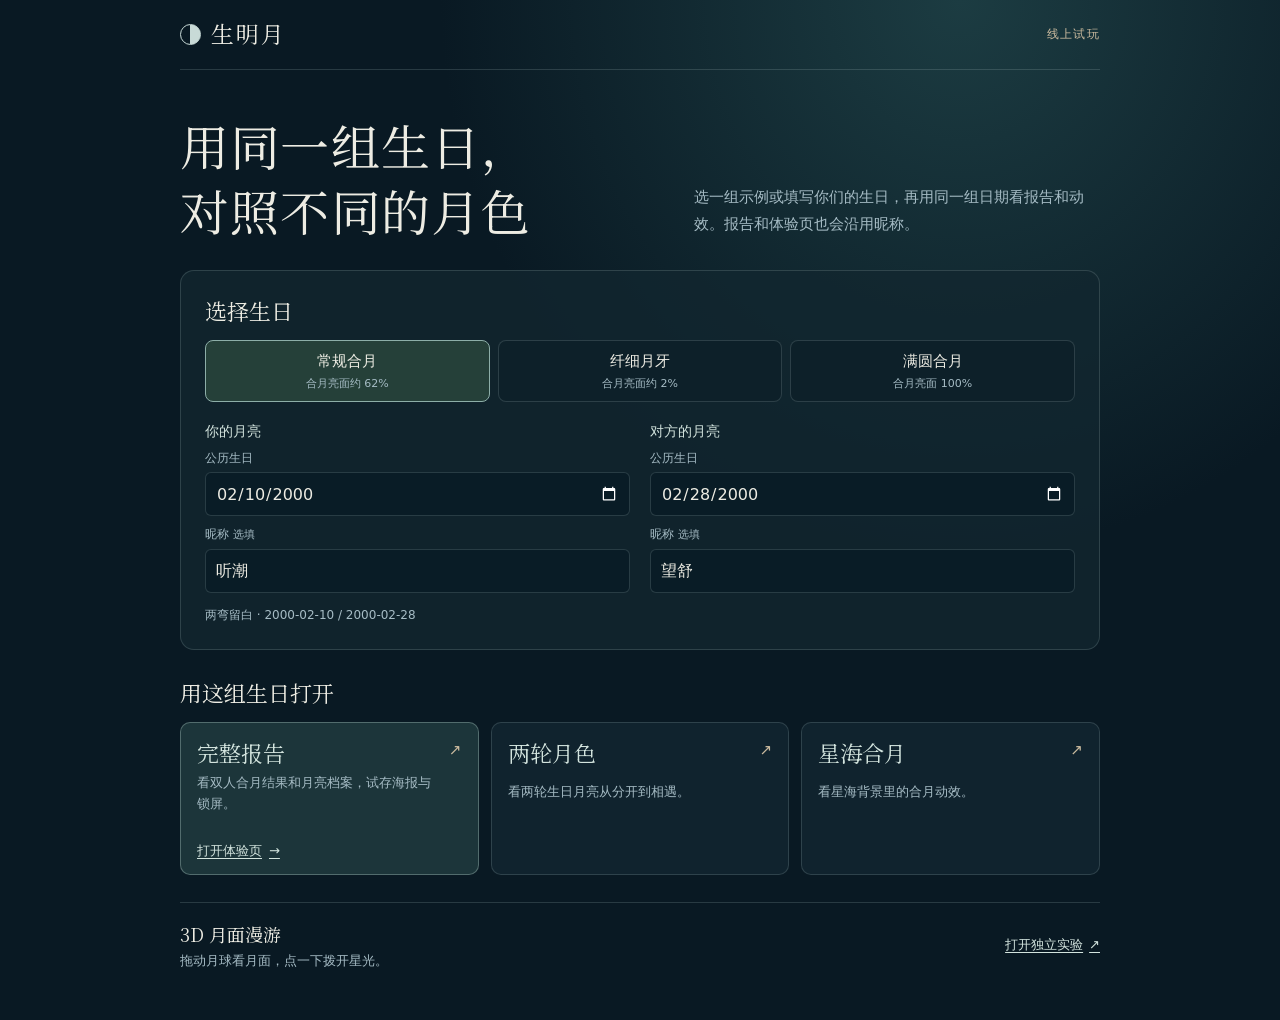
<file: index.html>
<!doctype html>
<html lang="zh-CN">
<head>
  <meta http-equiv="Content-Security-Policy" content="form-action 'none'">
  <meta charset="utf-8">
  <meta name="viewport" content="width=device-width, initial-scale=1">
  <meta name="theme-color" content="#091923">
  <meta name="robots" content="noindex,nofollow">
  <title>生明月 · 线上试玩</title>
  <link rel="icon" href="./product/favicon.svg" type="image/svg+xml">
  <link rel="stylesheet" href="./product/assets/font.css?v=pages-2">
  <link rel="stylesheet" href="./review.css">
  <script src="./review-data.js" defer></script>
  <script src="./review-hub.js" defer></script>
</head>
<body>
  <header class="page-header">
    <div class="brand"><span class="brand-moon" aria-hidden="true"></span>生明月</div>
    <span class="review-tag">线上试玩</span>
  </header>
  <main>
    <section class="intro" aria-labelledby="review-title">
      <h1 id="review-title">用同一组生日，<br>对照不同的月色</h1>
      <p>选一组示例或填写你们的生日，再用同一组日期看报告和动效。报告和体验页也会沿用昵称。</p>
    </section>

    <section class="review-inputs" aria-labelledby="birthdays-title">
      <h2 id="birthdays-title">选择生日</h2>
      <div class="presets" role="group" aria-label="生日示例">
        <button type="button" data-preset="default" aria-pressed="true">
          <span>常规合月</span><small>合月亮面约 62%</small>
        </button>
        <button type="button" data-preset="thin" aria-pressed="false">
          <span>纤细月牙</span><small>合月亮面约 2%</small>
        </button>
        <button type="button" data-preset="full" aria-pressed="false">
          <span>满圆合月</span><small>合月亮面 100%</small>
        </button>
      </div>
      <form id="review-form" autocomplete="off">
        <fieldset>
          <legend>你的月亮</legend>
          <label for="review-date-a">公历生日</label>
          <input id="review-date-a" name="dateA" type="date" min="1900-01-01" max="2100-12-31" required>
          <label for="review-name-a">昵称 <small>选填</small></label>
          <input id="review-name-a" name="nameA" type="text" maxlength="16" placeholder="你">
        </fieldset>
        <fieldset>
          <legend>对方的月亮</legend>
          <label for="review-date-b">公历生日</label>
          <input id="review-date-b" name="dateB" type="date" min="1900-01-01" max="2100-12-31" required>
          <label for="review-name-b">昵称 <small>选填</small></label>
          <input id="review-name-b" name="nameB" type="text" maxlength="16" placeholder="对方">
        </fieldset>
      </form>
      <p id="review-note" class="review-note" role="status">打开下方任一版本，即可用这组生日和昵称对照。</p>
    </section>

    <section class="review-versions" aria-labelledby="versions-title">
      <h2 id="versions-title">用这组生日打开</h2>
      <div class="destinations">
        <article class="destination destination-product">
          <a class="destination-main" data-review-page="report" href="./product/report.html">
            <span class="destination-name">完整报告</span>
            <span class="destination-text">看双人合月结果和月亮档案，试存海报与锁屏。</span>
            <span class="destination-arrow" aria-hidden="true">↗</span>
          </a>
          <a class="experience-link" data-review-page="experience" href="./product/index.html">打开体验页 <span aria-hidden="true">→</span></a>
        </article>
        <article class="destination">
          <a class="destination-main" data-review-page="two" href="./art/index.html#two">
            <span class="destination-name">两轮月色</span>
            <span class="destination-text">看两轮生日月亮从分开到相遇。</span>
            <span class="destination-arrow" aria-hidden="true">↗</span>
          </a>
        </article>
        <article class="destination">
          <a class="destination-main" data-review-page="sea" href="./art/index.html#sea">
            <span class="destination-name">星海合月</span>
            <span class="destination-text">看星海背景里的合月动效。</span>
            <span class="destination-arrow" aria-hidden="true">↗</span>
          </a>
        </article>
      </div>
    </section>

    <section class="experiment" aria-labelledby="experiment-title">
      <div>
        <h2 id="experiment-title">3D 月面漫游</h2>
        <p>拖动月球看月面，点一下拨开星光。</p>
      </div>
      <a href="./experiments/index.html">打开独立实验 <span aria-hidden="true">↗</span></a>
    </section>
    <noscript><p class="review-note">请启用 JavaScript，让各版本沿用这组生日和昵称。</p></noscript>
  </main>
</body>
</html>
</file>
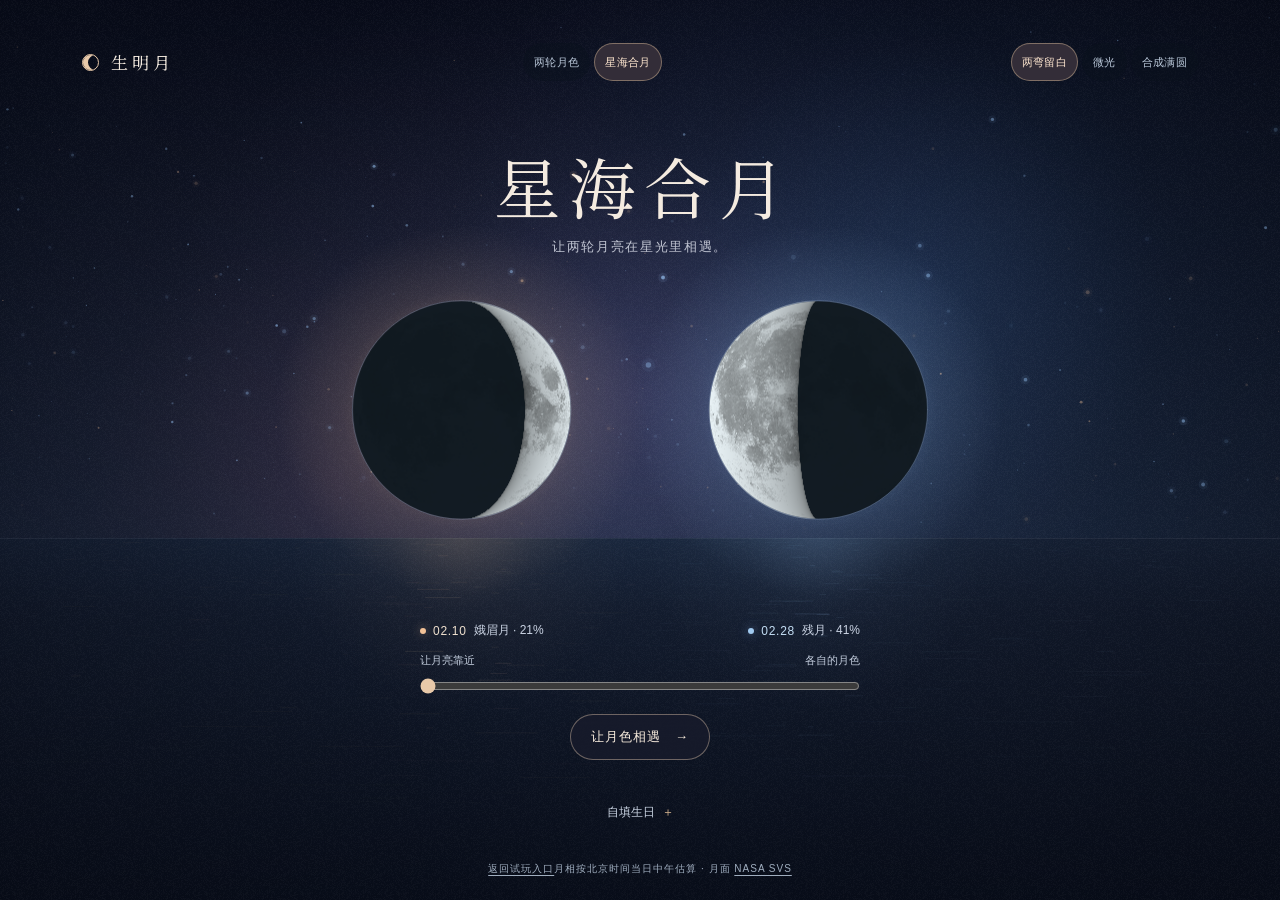
<file: art/index.html>
<!doctype html>
<html lang="zh-CN">
<head>
  <meta http-equiv="Content-Security-Policy" content="form-action 'none'">
  <meta name="robots" content="noindex,nofollow">
  <meta charset="utf-8">
  <meta name="viewport" content="width=device-width, initial-scale=1, viewport-fit=cover">
  <meta name="color-scheme" content="dark">
  <title>生明月 · 美术内测</title>
  <link rel="stylesheet" href="./scene.css?v=pages-2">
  <script defer src="./assets/astronomy.browser.min.js"></script>
  <script defer src="./assets/moon-texture.js?v=pages-2"></script>
  <script defer src="./assets/lunar.js"></script>
  <script defer src="./assets/art.js?v=pages-2"></script>
  <script defer src="../review-data.js"></script>
  <script defer src="./scene.js"></script>
</head>
<body>
  <main class="scene" id="scene">
    <canvas id="sea" aria-hidden="true"></canvas>
    <header class="masthead">
      <span class="brand"><span class="moon-mark" aria-hidden="true"></span>生明月</span>
      <nav class="versions" aria-label="切换美术版本">
        <button type="button" data-art="sea" aria-pressed="false">两轮月色</button>
        <button type="button" data-art="stars" aria-pressed="true">星海合月</button>
      </nav>
      <nav class="samples" aria-label="切换示例月相">
        <button type="button" data-sample="partial" aria-pressed="true">两弯留白</button>
        <button type="button" data-sample="thin" aria-pressed="false">微光</button>
        <button type="button" data-sample="full" aria-pressed="false">合成满圆</button>
      </nav>
    </header>
    <section class="intro" aria-labelledby="title">
      <h1 id="title">星海合月</h1>
      <p id="subtitle">让两轮月亮在星光里相遇。</p>
    </section>
    <section class="control" aria-label="双月叠合">
      <div class="phases">
        <p><span class="legend warm" aria-hidden="true"></span><time id="date-a"></time><span id="phase-a"></span></p>
        <p><span class="legend cool" aria-hidden="true"></span><time id="date-b"></time><span id="phase-b"></span></p>
      </div>
      <div class="slider">
        <label for="merge">让月亮靠近</label>
        <input id="merge" type="range" min="0" max="100" value="0" aria-valuetext="各自的月色" disabled>
        <output id="view" for="merge">各自的月色</output>
      </div>
      <button id="meet" type="button" disabled>让月色相遇 <span aria-hidden="true">→</span></button>
    </section>
    <details class="custom">
      <summary>自填生日</summary>
      <form id="birthday-form">
        <label>第一个生日 <input id="birthday-a" type="date" min="1900-01-01" max="2100-12-31" required></label>
        <label>第二个生日 <input id="birthday-b" type="date" min="1900-01-01" max="2100-12-31" required></label>
        <button type="submit">查看月色</button>
        <p id="date-error" role="alert"></p>
      </form>
    </details>
    <footer><a class="review-return" href="../">返回试玩入口</a><span>月相按北京时间当日中午估算 · 月面 <a href="https://svs.gsfc.nasa.gov/4720/" target="_blank" rel="noopener">NASA SVS</a></span></footer>
    <p id="announcement" class="sr-only" role="status"></p>
  </main>
</body>
</html>
</file>
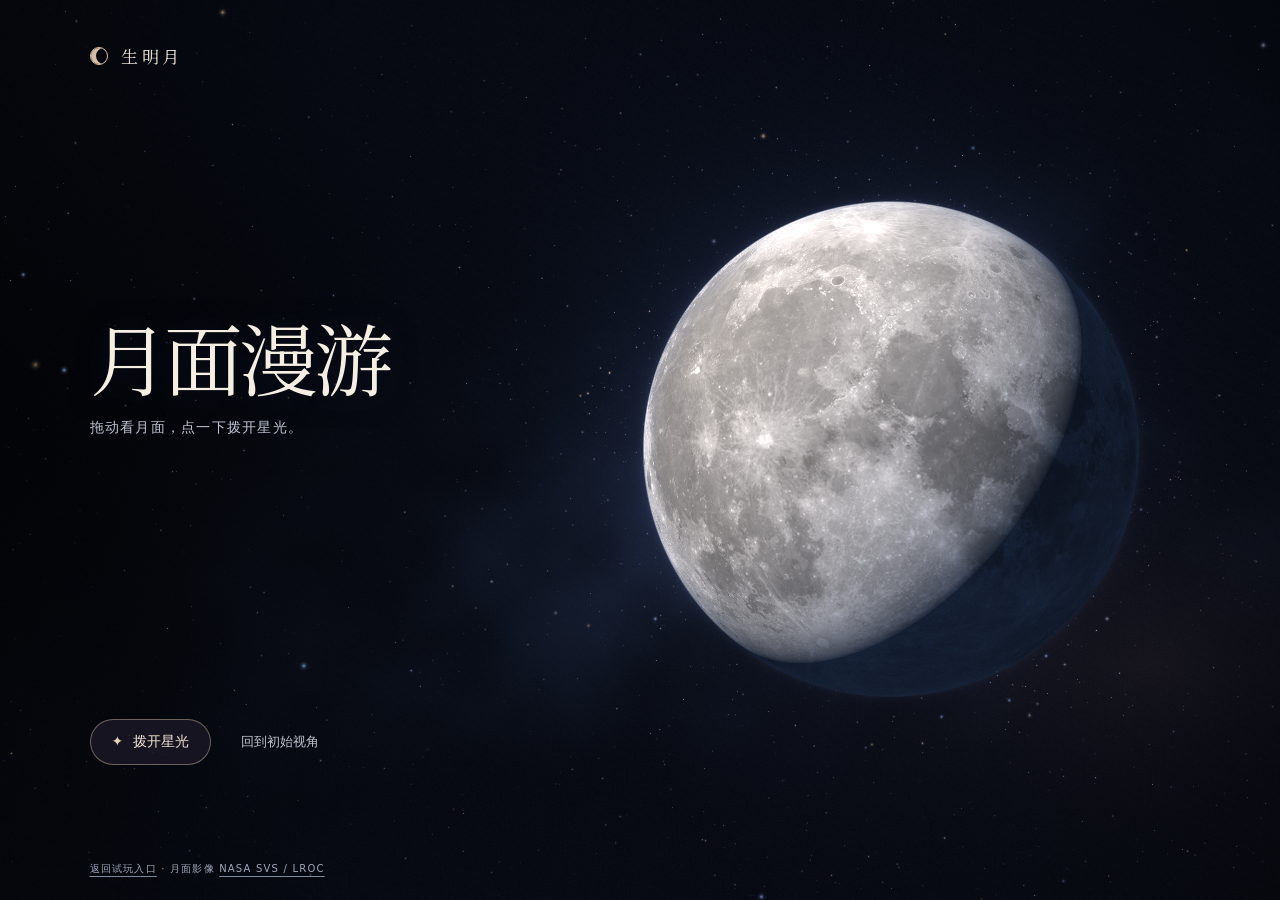
<file: experiments/index.html>
<!doctype html>
<html lang="zh-CN">
<head>
  <meta name="robots" content="noindex,nofollow">
  <meta charset="utf-8">
  <meta name="viewport" content="width=device-width, initial-scale=1, viewport-fit=cover">
  <meta name="color-scheme" content="dark">
  <title>月面漫游 · 生明月</title>
  <link rel="stylesheet" href="./scene.css?v=pages-2">
  <script defer src="./assets/moon-texture.js?v=pages-2"></script>
  <script defer src="./shaders.js"></script>
  <script defer src="./scene.js"></script>
</head>
<body>
  <main class="observatory" id="observatory">
    <div class="stage" id="stage" tabindex="0" role="group" aria-label="可旋转的月球" aria-describedby="gesture">
      <canvas id="sky" aria-hidden="true"></canvas>
    </div>
    <header class="brand"><span class="phase-mark" aria-hidden="true"></span>生明月</header>
    <section class="intro" aria-labelledby="title">
      <h1 id="title">月面漫游</h1>
      <p id="gesture">拖动看月面，点一下拨开星光。</p>
    </section>
    <div class="controls">
      <button id="burst" class="primary" type="button" disabled><span aria-hidden="true">✦</span> 拨开星光</button>
      <button id="reset" class="secondary" type="button" disabled>回到初始视角</button>
    </div>
    <footer><a href="../">返回试玩入口</a> · 月面影像 <a href="https://svs.gsfc.nasa.gov/4720/" target="_blank" rel="noopener">NASA SVS / LROC</a></footer>
    <p id="status" class="sr-only" role="status"></p>
    <p id="fallback" class="fallback" hidden>这个浏览器未能启动 3D 月面。可以用支持 WebGL 2 的 Edge 或 Chrome 打开这个页面。</p>
  </main>
</body>
</html>
</file>
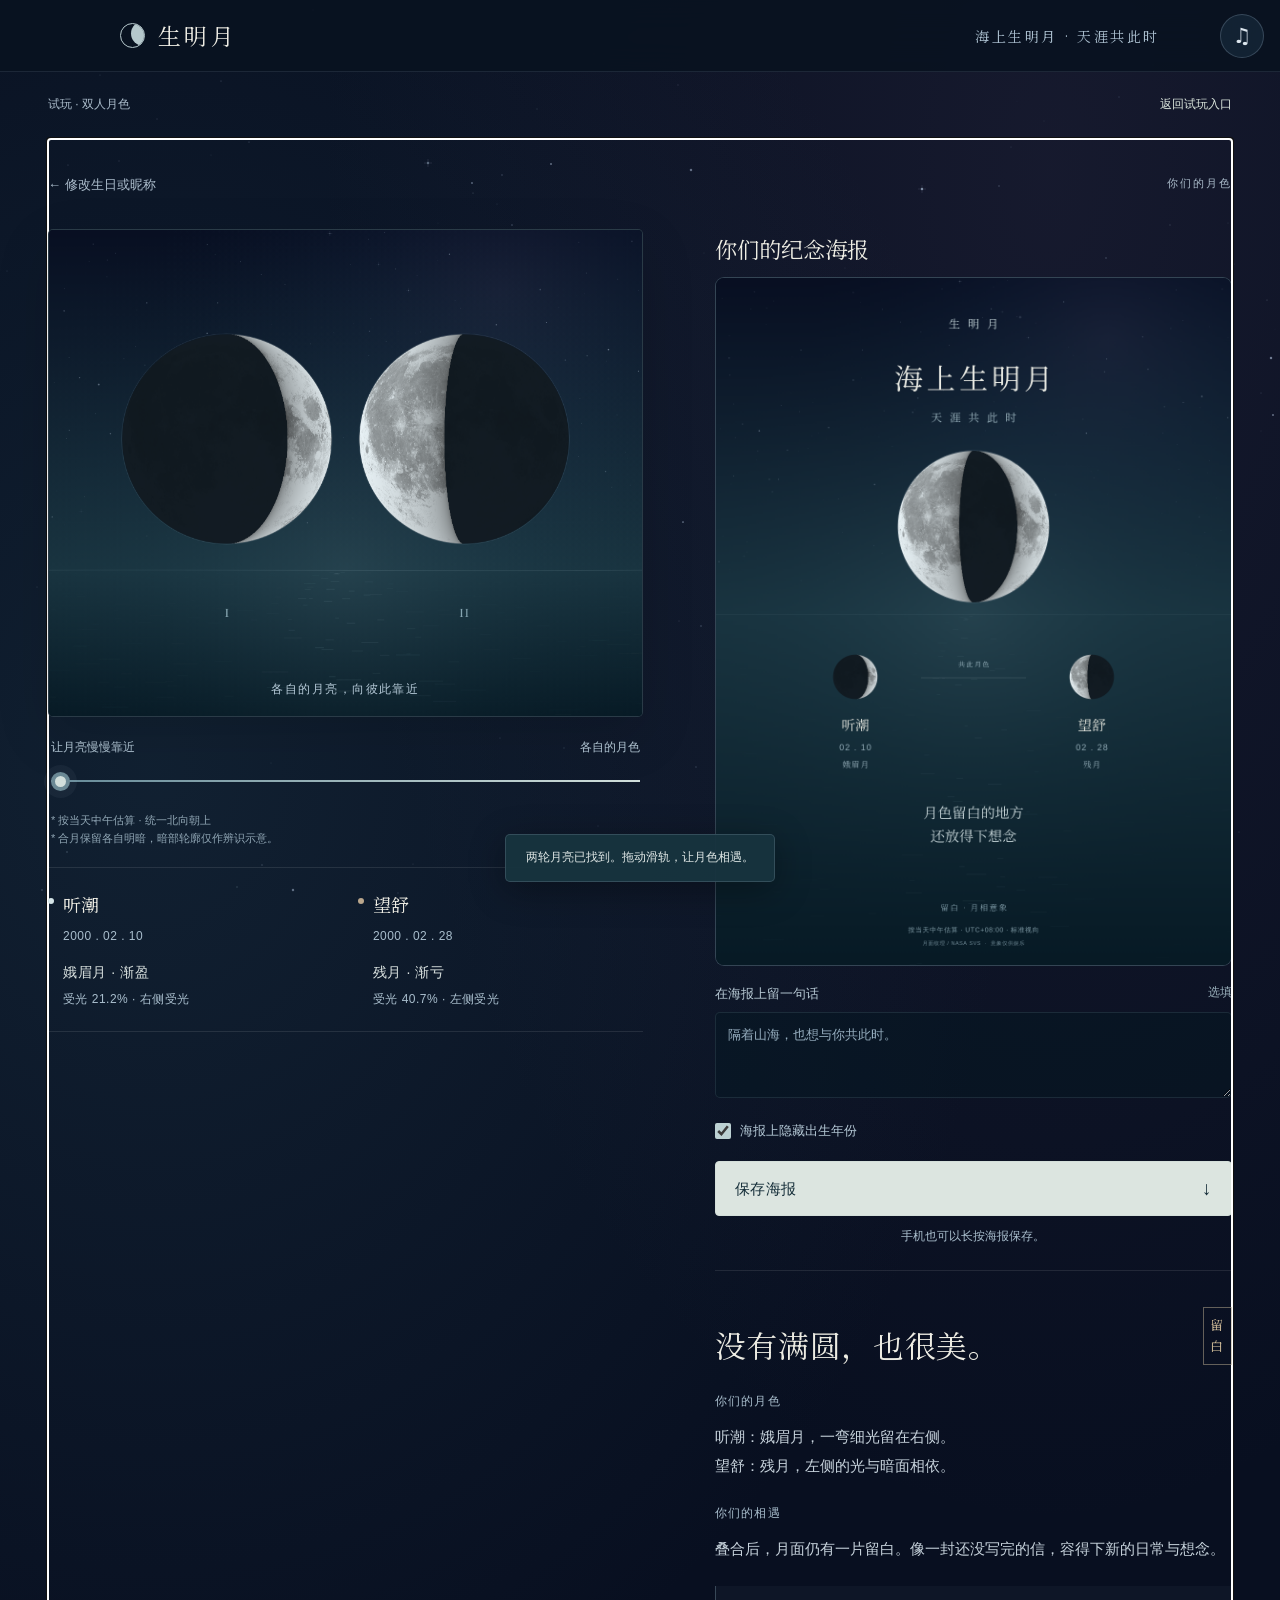
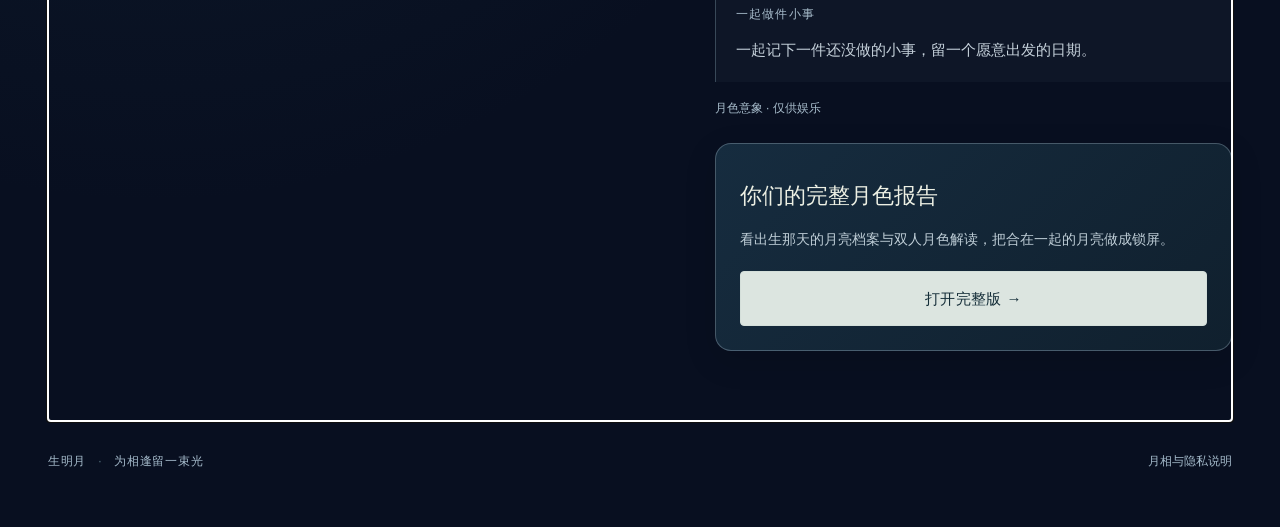
<file: product/index.html>
<!doctype html>
<html lang="zh-CN">
<head>
  <meta charset="utf-8">
  <meta name="viewport" content="width=device-width, initial-scale=1, viewport-fit=cover">
  <meta name="theme-color" content="#091923">
  <meta name="description" content="为两个人留一张月色合照。生日在本机计算，免费保存月相纪念图。">
  <meta http-equiv="Content-Security-Policy" content="default-src 'self' data: blob:; script-src 'self'; style-src 'self' 'unsafe-inline'; img-src 'self' data: blob:; font-src 'self' data:; media-src 'self'; connect-src 'self'; object-src 'none'; base-uri 'none'; form-action 'none'">
  <title>生明月 · 公测版</title><meta name="robots" content="noindex,nofollow">
  <link rel="icon" href="data:image/svg+xml,%3Csvg xmlns='http://www.w3.org/2000/svg' viewBox='0 0 64 64'%3E%3Crect width='64' height='64' rx='16' fill='%23091923'/%3E%3Ccircle cx='32' cy='29' r='16' fill='%23deddd0'/%3E%3Ccircle cx='39' cy='24' r='16' fill='%23091923'/%3E%3Cpath d='M12 49H52' stroke='%239bb8c3'/%3E%3C/svg%3E">
  <link rel="stylesheet" href="assets/font.css?v=pages-2">
  <link rel="stylesheet" href="style.css?v=20261111-2">
  <script src="vendor/astronomy.browser.min.js?v=20261105-3" defer></script>
  <script src="assets/moon-texture.js?v=pages-2" defer></script>
  <script src="lunar.js?v=20261105-3" defer></script>
  <script src="art.js?v=pages-2" defer></script>
  <script src="app.js?v=20261111-2" defer></script>
<link rel="icon" href="./favicon.svg" type="image/svg+xml"><link rel="stylesheet" href="./beta.css?v=20261105-3"><script src="./music.js?v=20261105-3" defer></script><link rel="stylesheet" href="./static-flow.css?v=20261105-3"><script defer src="./date-fields.js?v=20261111-1"></script><script defer src="./open-flow.js?v=20261111-1"></script>
<script defer src="../review-data.js"></script><script defer src="./review-product.js"></script></head>
<body>
  <a class="skip-link" href="#main">跳到内容</a>
  <header class="site-header">
    <a class="brand" href="index.html" aria-label="生明月首页"><span class="brand-mark" aria-hidden="true"></span><span>生明月</span></a>
    <span class="header-poem">海上生明月 · 天涯共此时</span>
  </header>
  <main id="main"><div class="beta-notice"><span>试玩 · 双人月色</span><a href="../" data-review-return>返回试玩入口</a></div>
    <section id="entry" class="entry-view">
      <div class="invitation">
        <p class="eyebrow">A LITTLE MOON, A LITTLE US</p>
        <h1>天涯两端<br>月色相逢</h1>
        <p class="intro">找回两个人来到世界那天的月亮，<br>留一张只属于你们的月色合照。</p>
        <div class="entry-art"><canvas id="welcome-art" width="1000" height="610" role="img" aria-label="虚构生日示例：两轮真实计算的月亮，在深蓝海面上相伴"></canvas><span class="art-caption">两枚月色 · 一场邂逅</span></div>
        <p class="entry-foot">无需账号 <span>·</span> 免费留存 <span>·</span> 生日只在本机计算</p>
      </div>
      <div class="form-panel">
        <div class="section-head"><span class="chapter-number">01</span><div><p class="eyebrow">BEGIN WITH TWO DAYS</p><h2>从两个日子开始</h2></div></div>
        <form id="birthday-form" novalidate autocomplete="off">
          <fieldset class="person-field"><legend><span class="person-dot a"></span> 你的月亮</legend>
            <label for="date-a">公历生日 <span class="required-note">必填</span></label>
            <input id="date-a" name="date-a" type="date" min="1900-01-01" max="2100-12-31" required aria-describedby="date-note error-a">
            <p id="error-a" class="field-error" role="alert"></p>
            <label class="nickname-label" for="name-a">怎么称呼你 <span>选填</span></label><input id="name-a" name="name-a" type="text" maxlength="16" placeholder="你想留在图上的名字" aria-describedby="name-note">
          </fieldset>
          <fieldset class="person-field"><legend><span class="person-dot b"></span> 对方的月亮</legend>
            <label for="date-b">公历生日 <span class="required-note">必填</span></label>
            <input id="date-b" name="date-b" type="date" min="1900-01-01" max="2100-12-31" required aria-describedby="date-note error-b">
            <p id="error-b" class="field-error" role="alert"></p>
            <label class="nickname-label" for="name-b">怎么称呼对方 <span>选填</span></label><input id="name-b" name="name-b" type="text" maxlength="16" placeholder="一个昵称就很好" aria-describedby="name-note">
          </fieldset>
          <p id="name-note" class="sr-only">昵称最多 16 个字符，不需要真实姓名。</p>
          <p id="date-note" class="form-note">直接填写出生年、月、日，无需翻日历。请用公历生日。按当天中午估算<br><span>统一参考 UTC+08:00 12:00</span></p>
          <button class="primary-button" id="generate" type="submit">让月色相遇 <span aria-hidden="true">→</span></button>
          <p class="privacy-small">不上传生日，不存入网址。输入只在本机处理；切换完整版时接续。</p>
        </form>
      </div>
    </section>
    <section id="result" class="result-view" hidden tabindex="-1" aria-labelledby="result-heading">
      <div class="result-top"><button type="button" class="text-button" id="edit-dates">← 修改生日或昵称</button><span class="eyebrow">你们的月色</span></div>
      <div class="result-grid">
        <div class="moon-column">
          <div class="stage-wrap" id="stage-wrap"><canvas id="moon-stage" width="1000" height="820" role="img" aria-label="双月合映"></canvas><span class="stage-label" id="stage-label">两轮月亮，正在靠近</span></div>
          <div class="merge-controls">
            <div class="merge-top"><span>让月亮慢慢靠近</span><output id="merge-description" for="merge-range">各自的月色</output></div>
            <label class="sr-only" for="merge-range">双月靠近程度</label><input type="range" id="merge-range" min="0" max="100" value="0" step="1" aria-valuetext="各自的月色" aria-describedby="merge-note">
            <p class="model-note" id="merge-note"><span>* 按当天中午估算 · 统一北向朝上</span><span>* 合月保留各自明暗，暗部轮廓仅作辨识示意。</span></p>
          </div>
          <div class="moon-facts" aria-label="各自的月相"><article><span class="person-dot a"></span><h3 id="fact-name-a"></h3><p id="fact-date-a"></p><p class="phase-fact" id="fact-phase-a"></p><p class="light-fact" id="fact-light-a"></p></article><article><span class="person-dot b"></span><h3 id="fact-name-b"></h3><p id="fact-date-b"></p><p class="phase-fact" id="fact-phase-b"></p><p class="light-fact" id="fact-light-b"></p></article></div>
        </div>
        <div class="story-column">
          <section class="poster-keeper" aria-labelledby="poster-heading">
            <h2 id="poster-heading">你们的纪念海报</h2>
            <img class="poster-image" id="export-image" alt="你们的月色纪念海报" width="1080" height="1440">
            <label class="message-label" for="message">在海报上留一句话 <span>选填</span></label><textarea id="message" rows="2" maxlength="60" placeholder="隔着山海，也想与你共此时。"></textarea>
            <label class="checkbox-label"><input id="hide-year" type="checkbox" checked><span>海报上隐藏出生年份</span></label>
            <a id="download" class="primary-button" download="生明月-纪念海报.png">保存海报 <span aria-hidden="true">↓</span></a>
            <p class="export-note">手机也可以长按海报保存。</p>
          </section>
          <div class="story-heading"><span id="meeting-label" class="seal"></span><h2 id="result-heading"></h2></div>
          <div class="reading"><div><h3>你们的月色</h3><p id="moon-reading"></p></div><div><h3>你们的相遇</h3><p id="meeting-reading"></p></div><div class="small-thing"><h3>一起做件小事</h3><p id="action-reading"></p></div><p class="entertainment">月色意象 · 仅供娱乐</p></div>
          <section class="full-report-offer" aria-labelledby="full-report-title">
            <h3 id="full-report-title">你们的完整月色报告</h3>
            <p>看出生那天的月亮档案与双人月色解读，把合在一起的月亮做成锁屏。</p>
            <a class="primary-button" data-open-full href="./report.html">打开完整版 →</a>
          </section>
        </div>
      </div>
    </section>
  </main>
  <footer class="site-footer"><span>生明月 <span class="footer-dot">·</span> 为相逢留一束光</span><button type="button" class="text-button about-button">月相与隐私说明</button></footer>
  <div id="status-message" class="toast" role="status" aria-live="polite"></div>
  <dialog id="about-dialog" aria-labelledby="about-title"><div class="dialog-heading"><h2 id="about-title">关于这片月色</h2><button type="button" class="icon-button close-about" aria-label="关闭说明">×</button></div><div class="about-content">
    <h3>一个日子的月亮</h3><p>输入公历日期，以当天 UTC+08:00 中午 12:00（04:00 UTC）计算月相，页面与图片都标注“按当天中午估算”。不将农历日期当作公历；首版支持 1900—2100 年。</p>
    <h3>我们怎样合月</h3><p>使用 Astronomy Engine 2.1.19 计算受光比例与盈亏。两轮月亮统一采用北向朝上、盈月右亮、亏月左亮的标准示意视向，月面纹理固定，不模拟出生地点、天空倾角或天平动。它不是出生瞬间的天空照片。</p><p>靠近时取两片照亮区域的并集，重叠区域不重复增亮，不翻转、旋转月亮或补齐暗面。两轮满月是“同辉”。海面倒影为艺术装饰；月相本身由计算结果连续绘制。</p>
    <h3>把日期留在这里</h3><p>生日、昵称与留言在浏览器中计算，不写入网址、不发送给网站后台。切换到完整版时，当前标签页暂存输入，读取后立即清除，超过 5 分钟不再接续。你主动保存的图片会包含所选昵称、留言与日期，可隐藏出生年份。</p>
    <h3>关于这份月色解读</h3><p>月相图来自天文计算；人格与配对内容是占星文化启发的娱乐创作。体验页和完整版均可直接打开。本轮以天文档案、潮汐科普和图片体验为主，当前不收款。</p>
    <details><summary>计算、字体与月面来源</summary><p>Astronomy Engine © Don Cross，MIT 许可；Noto Serif SC，SIL Open Font License。月面纹理：NASA's Scientific Visualization Studio / LROC，固定纹理仅用于可视化。<a href="credits.html">查看来源与许可</a>。</p><p><a href="https://github.com/cosinekitty/astronomy" target="_blank" rel="noopener noreferrer">Astronomy Engine ↗</a><br><a href="https://svs.gsfc.nasa.gov/4720/" target="_blank" rel="noopener noreferrer">NASA CGI Moon Kit ↗</a><br><a href="https://aa.usno.navy.mil/data/MoonPhases" target="_blank" rel="noopener noreferrer">USNO 月相参考 ↗</a></p><p>以上链接仅在你主动打开时访问外部网站，不携带输入内容。</p></details>
  </div><button type="button" class="secondary-button close-about">继续看月亮</button></dialog>
  <noscript><p class="noscript">生明月需要启用 JavaScript 才能在本机计算月相与生成图片。</p></noscript>
<aside class="music-bar" aria-label="背景音乐"><button type="button" id="music-toggle" aria-pressed="false"><span aria-hidden="true">♫</span> <span id="music-label">开启音乐</span></button><label class="music-volume">音量<input id="music-volume" type="range" min="0" max="100" value="25" aria-label="音乐音量"></label><span id="music-feedback" role="status" class="music-feedback"></span><audio id="moon-music" loop preload="none" src="./assets/event-horizon-haze.m4a"></audio></aside></body>
</html>
</file>
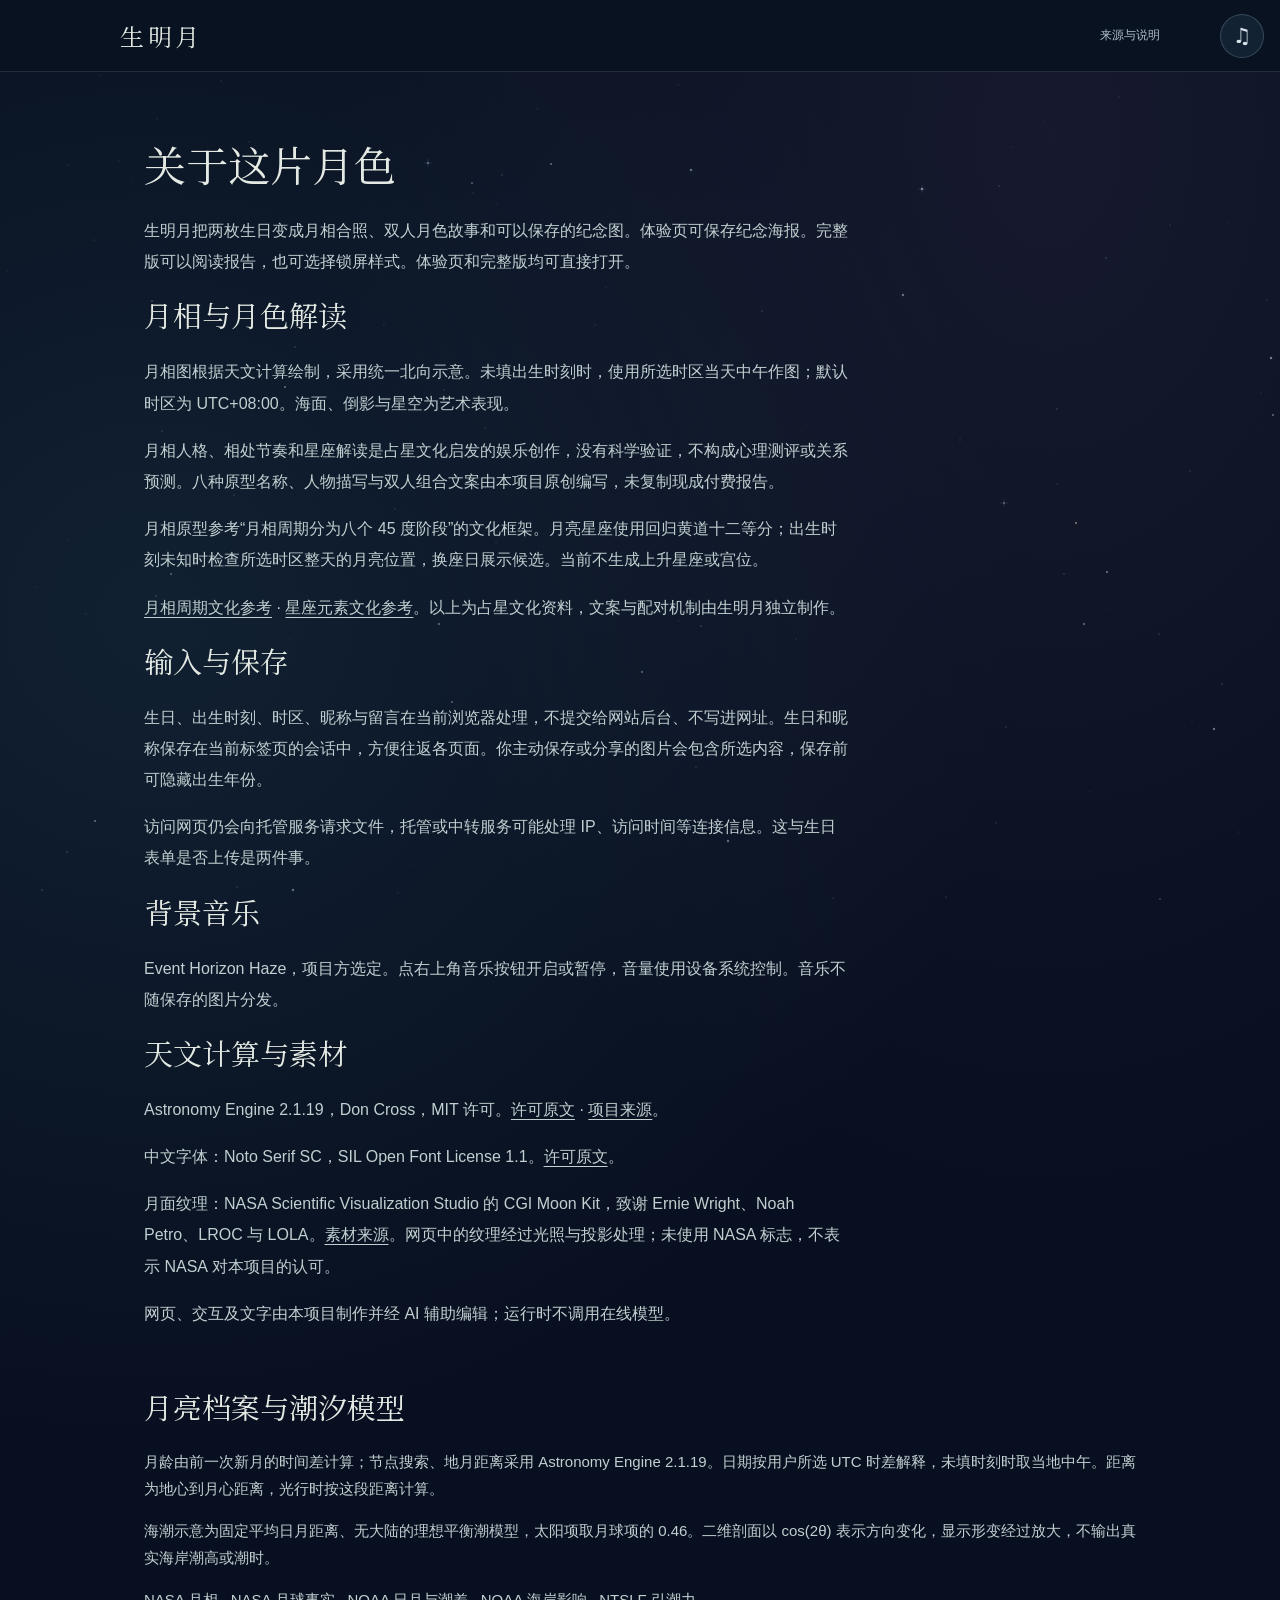
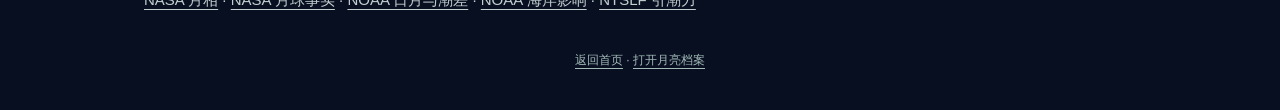
<file: product/credits.html>
<!doctype html><html lang="zh-CN"><head><meta charset="utf-8"><meta name="viewport" content="width=device-width,initial-scale=1,viewport-fit=cover"><meta name="robots" content="noindex,nofollow"><title>生明月 · 来源与说明</title><link rel="icon" href="./favicon.svg"><link rel="stylesheet" href="./assets/font.css?v=pages-2"><link rel="stylesheet" href="./report.css?v=20261111-2"><link rel="stylesheet" href="./beta.css?v=20261105-3"><link rel="stylesheet" href="./static-flow.css?v=20261105-3"><script defer src="./music.js?v=20261105-3"></script></head><body>
<header><a href="./index.html">生明月</a><span>来源与说明</span></header><main><section class="intro"><h1>关于这片月色</h1>
<p>生明月把两枚生日变成月相合照、双人月色故事和可以保存的纪念图。体验页可保存纪念海报。完整版可以阅读报告，也可选择锁屏样式。体验页和完整版均可直接打开。</p>
<h2>月相与月色解读</h2><p>月相图根据天文计算绘制，采用统一北向示意。未填出生时刻时，使用所选时区当天中午作图；默认时区为 UTC+08:00。海面、倒影与星空为艺术表现。</p><p>月相人格、相处节奏和星座解读是占星文化启发的娱乐创作，没有科学验证，不构成心理测评或关系预测。八种原型名称、人物描写与双人组合文案由本项目原创编写，未复制现成付费报告。</p><p>月相原型参考“月相周期分为八个 45 度阶段”的文化框架。月亮星座使用回归黄道十二等分；出生时刻未知时检查所选时区整天的月亮位置，换座日展示候选。当前不生成上升星座或宫位。</p><p><a href="https://www.astro.com/astrowiki/en/Lunation_Cycle" target="_blank" rel="noopener noreferrer">月相周期文化参考</a> · <a href="https://cafeastrology.com/natal/elements-astrology.html" target="_blank" rel="noopener noreferrer">星座元素文化参考</a>。以上为占星文化资料，文案与配对机制由生明月独立制作。</p>
<h2>输入与保存</h2><p>生日、出生时刻、时区、昵称与留言在当前浏览器处理，不提交给网站后台、不写进网址。生日和昵称保存在当前标签页的会话中，方便往返各页面。你主动保存或分享的图片会包含所选内容，保存前可隐藏出生年份。</p><p>访问网页仍会向托管服务请求文件，托管或中转服务可能处理 IP、访问时间等连接信息。这与生日表单是否上传是两件事。</p>
<h2>背景音乐</h2><p>Event Horizon Haze，项目方选定。点右上角音乐按钮开启或暂停，音量使用设备系统控制。音乐不随保存的图片分发。</p>
<h2>天文计算与素材</h2><p>Astronomy Engine 2.1.19，Don Cross，MIT 许可。<a href="./vendor/ASTRONOMY-LICENSE.txt">许可原文</a> · <a href="https://github.com/cosinekitty/astronomy" target="_blank" rel="noopener noreferrer">项目来源</a>。</p><p>中文字体：Noto Serif SC，SIL Open Font License 1.1。<a href="./vendor/FONT-OFL.txt">许可原文</a>。</p><p>月面纹理：NASA Scientific Visualization Studio 的 CGI Moon Kit，致谢 Ernie Wright、Noah Petro、LROC 与 LOLA。<a href="https://svs.gsfc.nasa.gov/4720/" target="_blank" rel="noopener noreferrer">素材来源</a>。网页中的纹理经过光照与投影处理；未使用 NASA 标志，不表示 NASA 对本项目的认可。</p><p>网页、交互及文字由本项目制作并经 AI 辅助编辑；运行时不调用在线模型。</p>
</section><section><h2>月亮档案与潮汐模型</h2><p>月龄由前一次新月的时间差计算；节点搜索、地月距离采用 Astronomy Engine 2.1.19。日期按用户所选 UTC 时差解释，未填时刻时取当地中午。距离为地心到月心距离，光行时按这段距离计算。</p><p>海潮示意为固定平均日月距离、无大陆的理想平衡潮模型，太阳项取月球项的 0.46。二维剖面以 cos(2θ) 表示方向变化，显示形变经过放大，不输出真实海岸潮高或潮时。</p><p><a href="https://science.nasa.gov/moon/moon-phases/">NASA 月相</a> · <a href="https://science.nasa.gov/moon/facts/">NASA 月球事实</a> · <a href="https://oceanservice.noaa.gov/education/tutorial_tides/tides06_variations.html">NOAA 日月与潮差</a> · <a href="https://oceanservice.noaa.gov/education/tutorial_tides/tides07_cycles.html">NOAA 海岸影响</a> · <a href="https://ntslf.org/tides/about-tides/tides-faq">NTSLF 引潮力</a></p></section></main><footer><a href="./index.html">返回首页</a> · <a href="./report.html">打开月亮档案</a></footer><aside class="music-bar" aria-label="背景音乐"><button type="button" id="music-toggle" aria-pressed="false"><span aria-hidden="true">♫</span><span id="music-label">开启音乐</span></button><span id="music-feedback" role="status" class="music-feedback"></span><audio id="moon-music" loop preload="none" src="./assets/event-horizon-haze.m4a"></audio></aside></body></html>
</file>
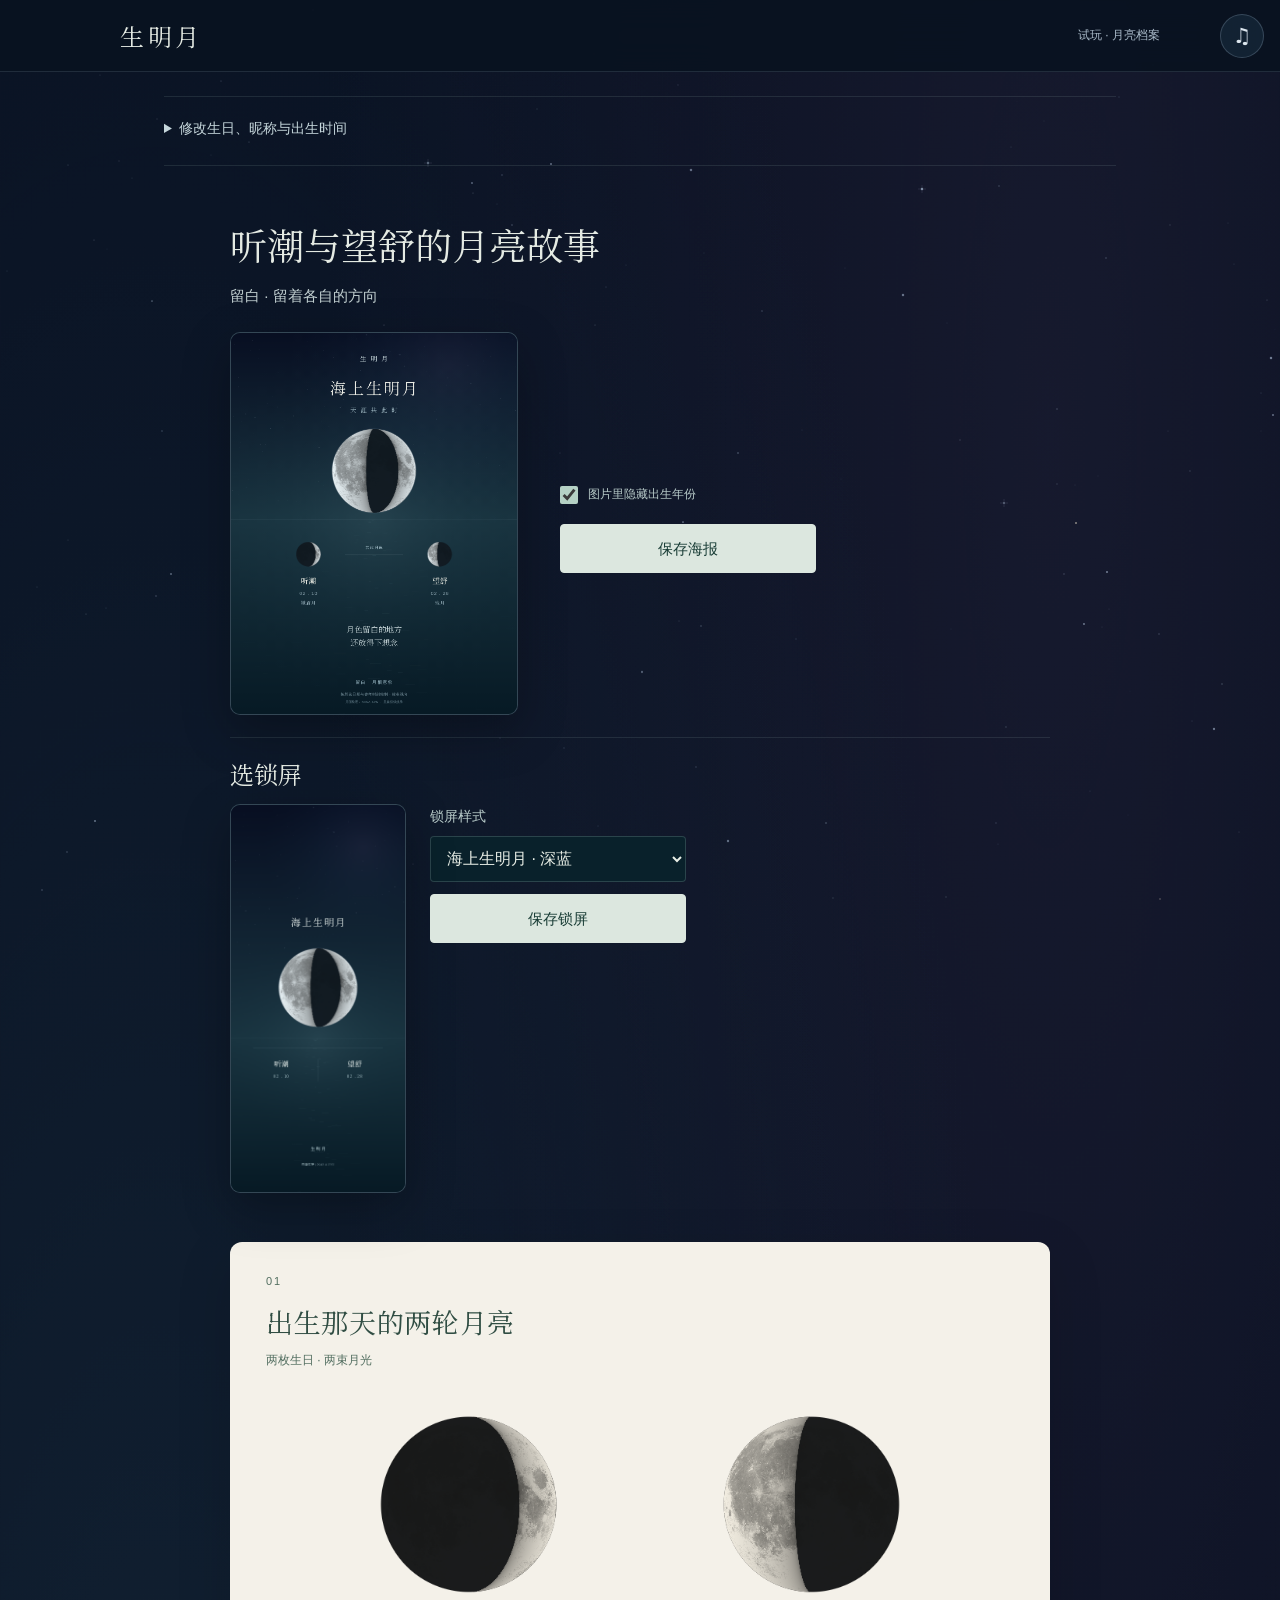
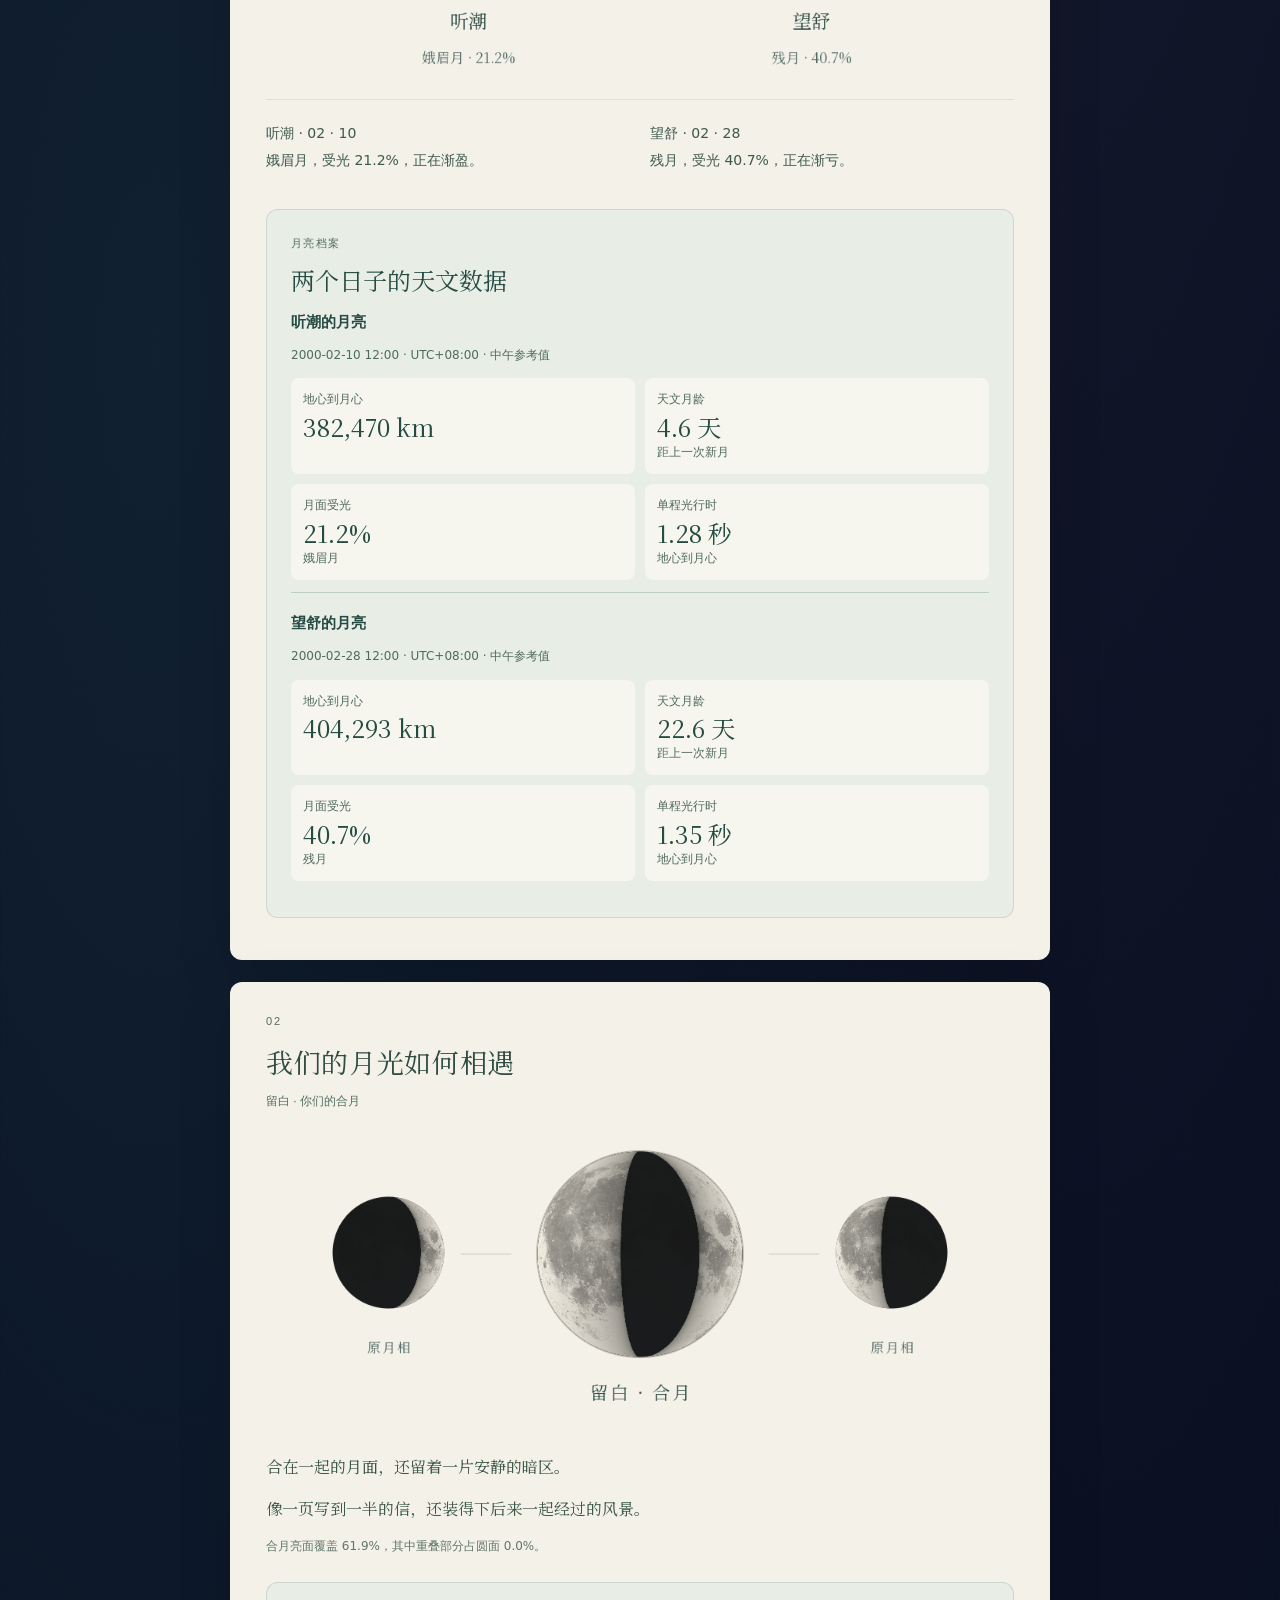
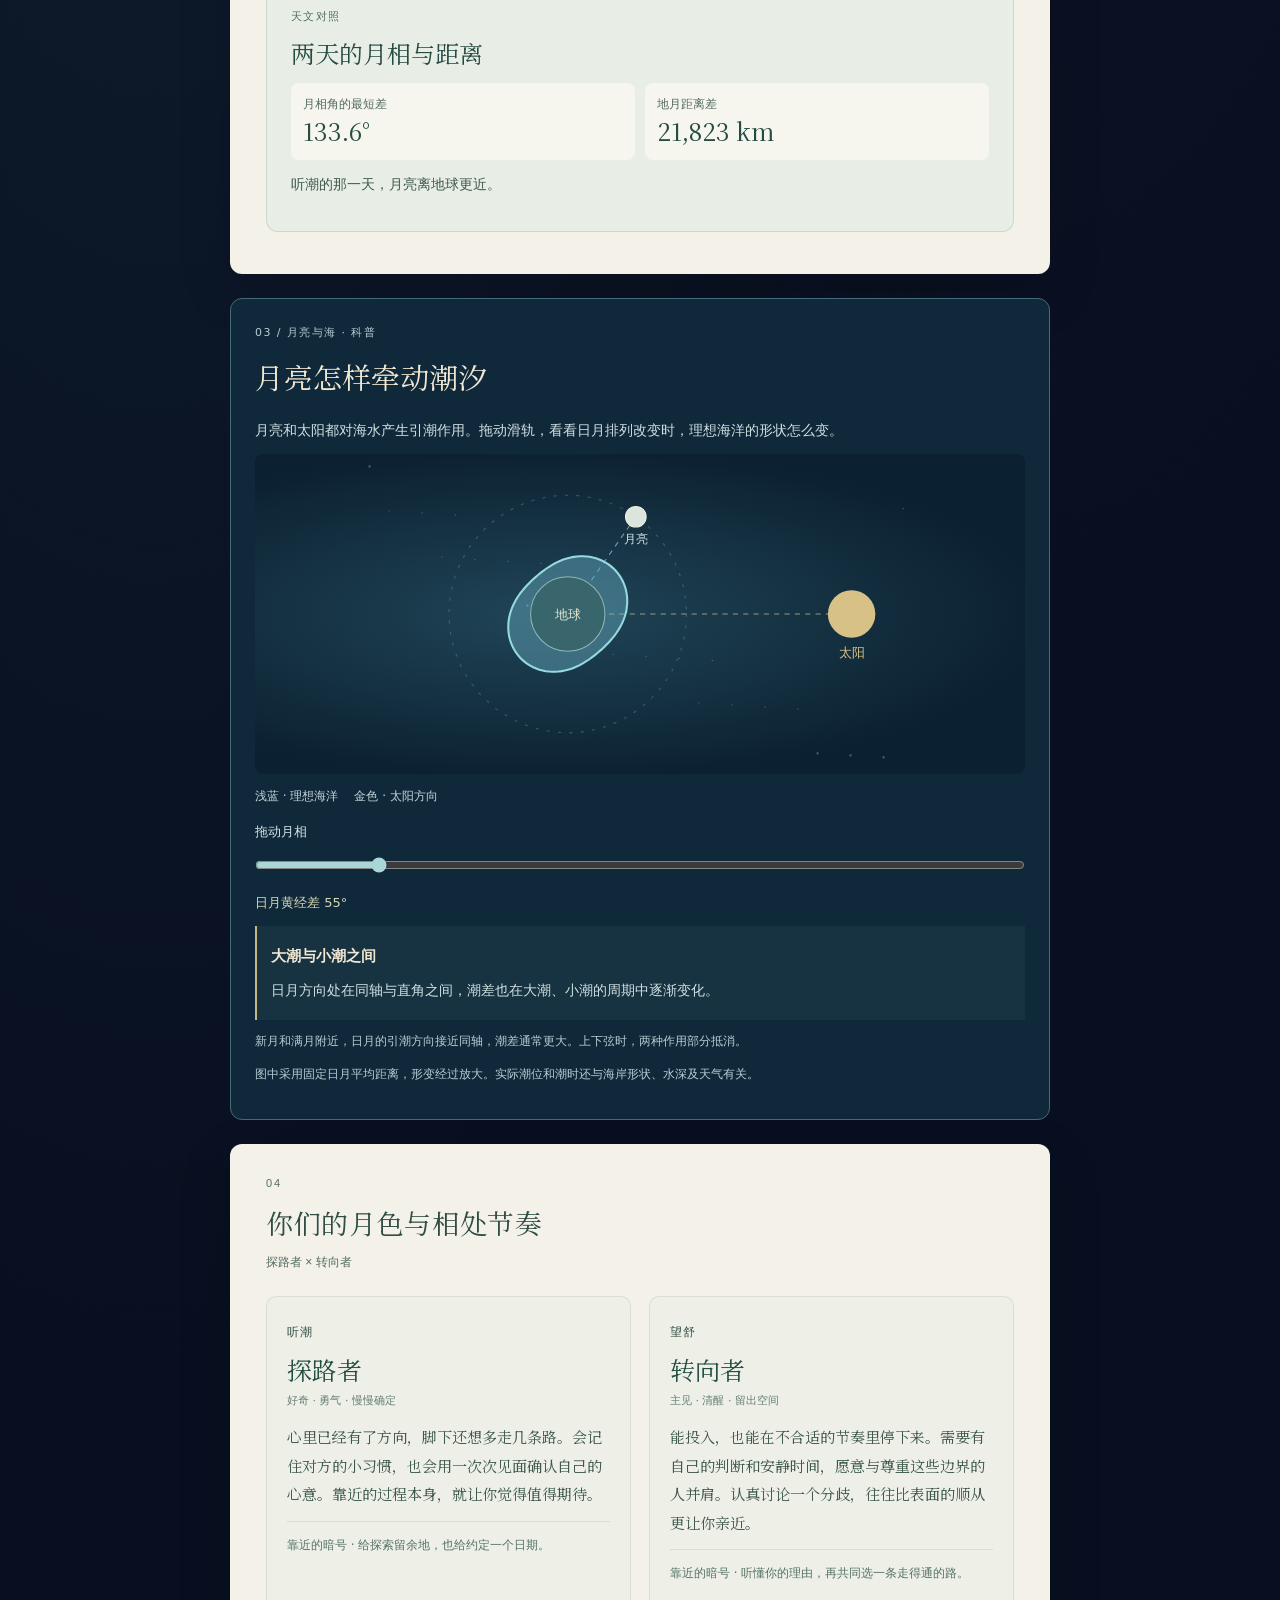
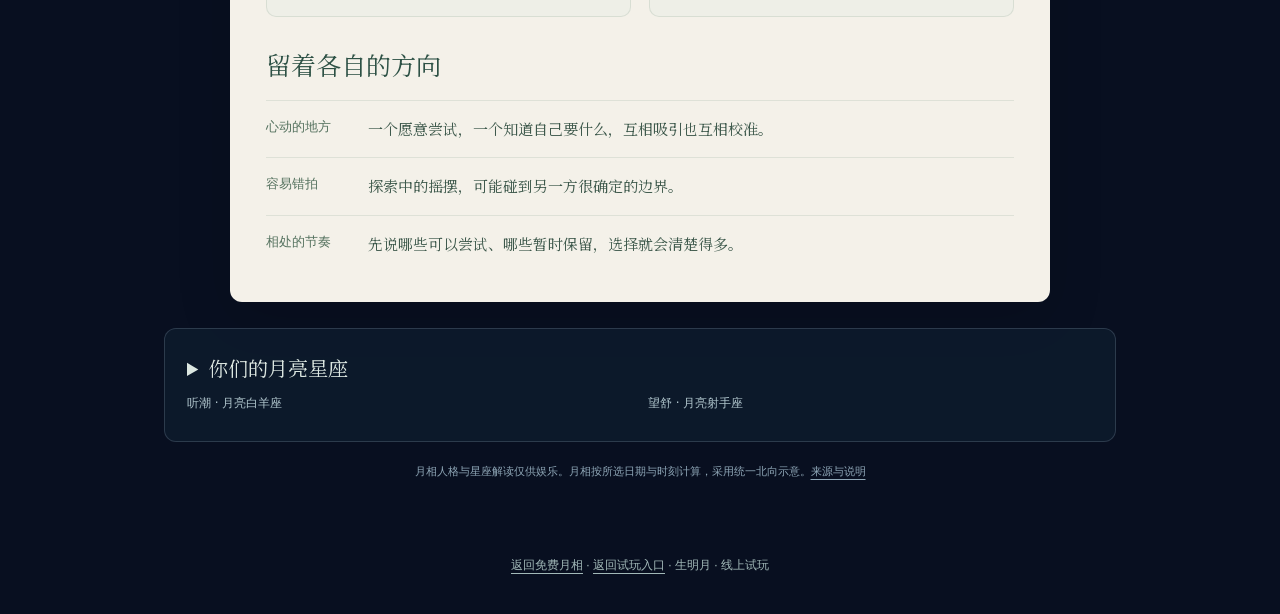
<file: product/report.html>
<!doctype html>
<html lang="zh-CN"><head><meta charset="utf-8"><meta name="viewport" content="width=device-width,initial-scale=1,viewport-fit=cover"><meta name="robots" content="noindex,nofollow"><meta name="theme-color" content="#080f20"><meta http-equiv="Content-Security-Policy" content="default-src 'self' data: blob:; script-src 'self'; style-src 'self' 'unsafe-inline'; font-src 'self' data:; img-src 'self' data: blob:; media-src 'self'; connect-src 'self'; object-src 'none'; base-uri 'none'; form-action 'none'"><title>生明月 · 你们的月亮故事</title>
<link rel="icon" href="./favicon.svg"><link rel="stylesheet" href="./assets/font.css?v=pages-2"><link rel="stylesheet" href="./report.css?v=20261111-2"><link rel="stylesheet" href="./beta.css?v=20261105-3">
<link rel="stylesheet" href="./static-flow.css?v=20261105-3"><script defer src="./date-fields.js?v=20261111-1"></script><script defer src="vendor/astronomy.browser.min.js?v=20261105-3"></script><script defer src="./assets/moon-texture.js?v=pages-2"></script><script defer src="./lunar.js?v=20261105-3"></script><script defer src="./art.js?v=pages-2"></script><script defer src="./reading/report-content.js?v=20261111-2"></script><script defer src="./reading/report-render.js?v=20261105-3"></script><script defer src="./reading/gift-art.js?v=pages-2"></script><script defer src="./science.js?v=20261105-3"></script><script defer src="./science-ui.js?v=20261111-2"></script><script defer src="./reading/report-review.js?v=20261111-2"></script><script defer src="./music.js?v=20261105-3"></script>
<link rel="stylesheet" href="./science.css?v=20261111-2"><script defer src="./open-flow.js?v=20261111-1"></script><script defer src="../review-data.js"></script><script defer src="./review-product.js"></script></head><body class="report-refresh">
<header><a href="./index.html">生明月</a><span class="unlocked-label">试玩 · 月亮档案</span></header>
<main>
<section class="intro" id="report-intro"><h1>你们的月光，<br>会怎样相遇？</h1><p>找回两个人出生那天的月相，看看两束光叠成什么形状，再把这轮合月留作纪念。</p><p class="genre-note">月相由天文数据计算，月色解读为娱乐创作。</p></section>
<details id="birth-details" class="birth-details" open><summary>生日、昵称与出生时间</summary>
<p id="carried-birthdays" class="carried-note" hidden>已接续刚才的生日与昵称。</p><form id="report-form" autocomplete="off"><div class="two">
<label>你的公历生日<input id="date-a" type="date" min="1900-01-01" max="2100-12-31" required></label><label>对方的公历生日<input id="date-b" type="date" min="1900-01-01" max="2100-12-31" required></label>
<label>你的昵称<input id="name-a" maxlength="16" placeholder="你"></label><label>对方的昵称<input id="name-b" maxlength="16" placeholder="对方"></label></div>
<details class="time-options"><summary>知道出生时间？看那一刻的月亮</summary><p class="small">不知道时刻也能生成。默认按北京时间当天中午计算档案，星座会检查整天的范围。海外出生可选择出生时当地的 UTC 时差。</p><div class="two"><label>你的出生时间（选填）<input id="time-a" type="time"></label><label>对方的出生时间（选填）<input id="time-b" type="time"></label><label>你的出生时区<select id="offset-a"></select></label><label>对方的出生时区<select id="offset-b"></select></label></div></details>
<p class="error" id="form-error" role="alert"></p><button type="submit" class="primary" id="generate-report">展开我们的月亮档案 →</button><p class="small privacy-short">生日、昵称与图片都在你的浏览器里生成。</p></form></details>
<section id="report-result" hidden>
<div class="report-lead"><h1 id="report-title"></h1><p id="report-subtitle"></p></div>
<section class="report-keepsake" aria-label="纪念海报">
  <img id="report-poster" class="report-poster-image" alt="两轮出生月相合成的纪念海报" width="540" height="720">
  <div class="report-poster-actions">
    <input id="message" type="hidden" value="">
    <label class="check report-year-choice"><input id="hide-year" type="checkbox" checked>图片里隐藏出生年份</label>
    <button type="button" id="save-poster" class="primary">保存海报</button>
  </div>
</section>
<section id="wallpaper-options" class="report-wallpaper" aria-labelledby="wallpaper-title">
  <h2 id="wallpaper-title">选锁屏</h2>
  <div class="report-wallpaper-content">
    <label for="wallpaper-style">锁屏样式
      <select id="wallpaper-style">
        <option value="wall-sea">海上生明月 · 深蓝</option>
        <option value="wall-celadon">月下青笺 · 浅青</option>
        <option value="wall-letter">月色来信 · 暖白</option>
      </select>
    </label>
    <img id="wallpaper-preview" class="report-wallpaper-image" alt="双人合月锁屏预览" width="360" height="800">
    <button type="button" id="save-wallpaper" class="primary">保存锁屏</button>
  </div>
</section>
<div id="chapters"></div>
<details class="moon-signs" id="moon-signs"><summary>你们的月亮星座<span id="moon-sign-preview" class="moon-sign-preview"></span></summary><p class="small">月亮星座取自月亮在黄道上的位置。出生时间未知时，跨星座的日子会保留两种可能。</p><div id="moon-sign-cards" class="moon-sign-cards"></div><div id="moon-sign-pair"></div></details>
<p class="report-footnote">月相人格与星座解读仅供娱乐。月相按所选日期与时刻计算，采用统一北向示意。<a href="./credits.html">来源与说明</a></p>
</section></main>
<div id="status" role="status" aria-live="polite"></div>
<footer><a href="./index.html">返回免费月相</a> · <a href="../" data-review-return>返回试玩入口</a> · 生明月 · 线上试玩</footer>
<aside class="music-bar" aria-label="背景音乐"><button type="button" id="music-toggle" aria-pressed="false"><span aria-hidden="true">♫</span><span id="music-label">开启音乐</span></button><span id="music-feedback" role="status" class="music-feedback"></span><audio id="moon-music" loop preload="none" src="./assets/event-horizon-haze.m4a"></audio></aside>
</body></html>
</file>
<file: product/assets/font.css>
@font-face{font-family:'Moon Serif';font-style:normal;font-weight:400;font-display:swap;src:url('./moon-serif-preview.woff2') format('woff2')}
</file>
<file: review.css>
:root {
  color-scheme: dark;
  --night: #091923;
  --panel: #10232e;
  --text: #edece3;
  --muted: #a6bcc5;
  --line: #b9d1d32d;
  --accent: #d3e4de;
  --gold: #cbbb9f;
  --serif: 'Moon Serif', 'Songti SC', 'STSong', 'SimSun', serif;
  --sans: 'Segoe UI', 'PingFang SC', 'Microsoft YaHei', system-ui, sans-serif;
}

*, *::before, *::after { box-sizing: border-box; }

body {
  min-width: 280px;
  min-height: 100vh;
  margin: 0;
  background: radial-gradient(ellipse at 75% 0, #1c3c42 0, transparent 520px), var(--night);
  color: var(--text);
  font: 15px/1.6 var(--sans);
}

button, input { font: inherit; }
a { color: inherit; }
button, a, input { -webkit-tap-highlight-color: transparent; }
:focus-visible { outline: 2px solid #c2e5da; outline-offset: 3px; }
h1, h2, p { margin: 0; }
h1, h2 { font-family: var(--serif); font-weight: 400; }

.page-header,
main {
  width: min(100% - 48px, 920px);
  margin-inline: auto;
}

.page-header {
  display: flex;
  align-items: center;
  justify-content: space-between;
  min-height: 70px;
  border-bottom: 1px solid var(--line);
}

.brand {
  display: inline-flex;
  align-items: center;
  gap: 10px;
  font: 23px/1.4 var(--serif);
  letter-spacing: .08em;
}

.brand-moon {
  width: 21px;
  height: 21px;
  border: 1px solid #c8dad7;
  border-radius: 50%;
  background: linear-gradient(90deg, transparent 50%, #c8dad7 50%);
}

.review-tag {
  color: var(--gold);
  font-size: 12px;
  letter-spacing: .11em;
}

main { padding: 43px 0 48px; }

.intro {
  display: grid;
  grid-template-columns: minmax(0, 1.2fr) minmax(0, 1fr);
  align-items: end;
  gap: 26px;
  margin-bottom: 27px;
}

.intro h1 {
  font-size: clamp(34px, 5.6vw, 49px);
  line-height: 1.33;
  letter-spacing: .025em;
}

.intro p {
  max-width: 31em;
  padding-bottom: 5px;
  color: var(--muted);
  line-height: 1.8;
}

.review-inputs {
  padding: 24px;
  border: 1px solid var(--line);
  border-radius: 14px;
  background: #132730c7;
}

.review-inputs h2, .review-versions h2 {
  margin-bottom: 13px;
  font-size: 22px;
  line-height: 1.45;
}

.presets {
  display: grid;
  grid-template-columns: repeat(3, minmax(0, 1fr));
  gap: 8px;
}

.presets button {
  display: grid;
  gap: 2px;
  min-height: 56px;
  padding: 8px 5px;
  border: 1px solid var(--line);
  border-radius: 8px;
  background: #0d2029;
  color: var(--text);
  text-align: center;
  cursor: pointer;
}

.presets button[aria-pressed="true"] {
  border-color: #8daea8;
  background: #254039;
}

.presets small {
  color: var(--muted);
  font-size: 11px;
  font-variant-numeric: tabular-nums;
  white-space: nowrap;
}

#review-form {
  display: grid;
  grid-template-columns: repeat(2, minmax(0, 1fr));
  gap: 20px;
  margin-top: 18px;
}

#review-form fieldset {
  min-width: 0;
  margin: 0;
  padding: 0;
  border: 0;
}

#review-form legend {
  margin-bottom: 7px;
  padding: 0;
  color: var(--accent);
  font-size: 14px;
}

#review-form label {
  display: block;
  margin-bottom: 4px;
  color: var(--muted);
  font-size: 12px;
}

#review-form label small { font-size: 11px; }

#review-form input {
  display: block;
  width: 100%;
  min-width: 0;
  min-height: 44px;
  padding: 7px 10px;
  border: 1px solid var(--line);
  border-radius: 6px;
  background: #091c26;
  color: var(--text);
  font-size: 16px;
}

#review-form input::placeholder { color: #8198a4; }
#review-form input[type="date"] { margin-bottom: 9px; }
#review-form input[type="date"]::-webkit-date-and-time-value { min-width: 0; text-align: left; }

.review-note {
  min-height: 1.65em;
  margin-top: 13px;
  color: var(--muted);
  font-size: 12px;
}

.review-versions { margin-top: 27px; }

.destinations {
  display: grid;
  grid-template-columns: repeat(3, minmax(0, 1fr));
  gap: 12px;
}

.destination {
  min-width: 0;
  border: 1px solid var(--line);
  border-radius: 10px;
  background: var(--panel);
}

.destination-product {
  border-color: #acc6bf61;
  background: #1c353a;
}

.destination-main {
  position: relative;
  display: grid;
  gap: 5px;
  min-height: 104px;
  padding: 15px 37px 15px 16px;
  border-radius: 9px;
  text-decoration: none;
}

.destination-name {
  color: var(--accent);
  font: 22px/1.35 var(--serif);
}

.destination-text { color: var(--muted); font-size: 13px; }
.destination-arrow { position: absolute; top: 15px; right: 16px; color: var(--gold); }

.experience-link {
  display: inline-flex;
  align-items: center;
  gap: 7px;
  min-height: 44px;
  margin: 0 16px;
  color: var(--accent);
  font-size: 13px;
  text-underline-offset: 3px;
}

.experiment {
  display: flex;
  align-items: center;
  justify-content: space-between;
  gap: 10px 16px;
  margin-top: 27px;
  padding: 17px 0 0;
  border-top: 1px solid var(--line);
}

.experiment h2 { font-size: 18px; }
.experiment p { margin-top: 3px; color: var(--muted); font-size: 13px; }
.experiment a { display: inline-flex; align-items: center; gap: 6px; min-height: 44px; color: var(--accent); font-size: 13px; white-space: nowrap; text-underline-offset: 3px; }

@media (hover: hover) {
  .presets button:hover { border-color: #a9c9bf; }
  .destination-main:hover { background: #d9f1e90d; }
  .experience-link:hover, .experiment a:hover { color: #fff; }
}

@media (max-width: 640px) {
  .page-header, main { width: calc(100% - 32px); }
  .page-header { min-height: 60px; }
  main { padding: 24px 0 36px; }
  .intro { grid-template-columns: 1fr; gap: 9px; margin-bottom: 19px; }
  .intro h1 { font-size: clamp(29px, 8vw, 36px); }
  .intro p { padding-bottom: 0; font-size: 13px; }
  .review-inputs { padding: 14px; }
  .review-inputs h2, .review-versions h2 { margin-bottom: 10px; font-size: 20px; }
  .presets { gap: 5px; }
  .presets button { font-size: 13px; }
  .presets small { font-size: 10px; }
  #review-form { gap: 12px; margin-top: 13px; }
  #review-form input { padding-inline: 7px; }
  .review-versions { margin-top: 21px; }
  .destinations { grid-template-columns: 1fr; gap: 8px; }
  .destination-main { min-height: 72px; padding-block: 11px; }
  .destination-name { font-size: 20px; }
  .experiment { flex-wrap: wrap; margin-top: 21px; }
}
</file>
<file: art/scene.css>
@font-face {
  font-family: "Moon Serif";
  src: url("../product/assets/moon-serif-preview.woff2") format("woff2");
  font-weight: 400;
  font-display: swap;
}
:root {
  color-scheme: dark;
  color: #f4ebe0;
  background: #080e1b;
  font-family: "Microsoft YaHei", "PingFang SC", sans-serif;
}
* { box-sizing: border-box; }
body { margin: 0; }
.scene {
  --inset: clamp(28px, 6.4vw, 108px);
  position: relative;
  isolation: isolate;
  min-height: max(640px, 100svh);
  display: flex;
  flex-direction: column;
  justify-content: space-between;
  padding: clamp(25px, 4.8vh, 50px) var(--inset) 24px;
  overflow: hidden;
}
canvas { position: absolute; inset: 0; width: 100%; height: 100%; z-index: -1; }
.masthead { display: flex; align-items: center; justify-content: space-between; }
.brand {
  display: inline-flex;
  align-items: center;
  gap: 12px;
  font: 17px/1.2 "Moon Serif", serif;
  letter-spacing: .24em;
}
.moon-mark { width: 17px; height: 17px; border: 1px solid #e8c9a9; box-shadow: inset 5px 0 #e8c9a9; border-radius: 50%; }
.sample { color: #b8bfcc; font-size: 12px; letter-spacing: .18em; }
.intro { text-align: center; margin-top: clamp(29px, 5vh, 52px); }
h1 { margin: 0; font: 400 clamp(42px, 5.2vw, 74px)/1.16 "Moon Serif", SimSun, serif; letter-spacing: .12em; text-indent: .12em; }
.intro p { margin: 14px 0 0; color: #c2c6d3; font-size: 13px; letter-spacing: .13em; }
.control {
  width: min(440px, 100%);
  margin: 0 auto;
  margin-top: max(315px, calc(100svh - 482px));
  text-align: center;
}
.phases { display: flex; justify-content: space-between; gap: 8px; margin-bottom: 14px; }
.phases p { display: flex; gap: 7px; align-items: center; margin: 0; font-size: 12px; white-space: nowrap; color: #cad3e3; }
.phases time { font-variant-numeric: tabular-nums; letter-spacing: .06em; color: #f0e1cf; }
.phases p:last-child time { color: #c4def4; }
.legend { display: inline-block; width: 6px; height: 6px; border-radius: 50%; }
.warm { background: #f3c297; box-shadow: 0 0 10px #edc09d80; }
.cool { background: #a1caf0; box-shadow: 0 0 10px #96c2ff80; }
.slider {
  display: grid;
  grid-template-columns: 1fr auto;
  text-align: left;
  align-items: center;
  gap: 2px 12px;
  color: #c2ccdc;
  font-size: 11px;
}
#merge { grid-row: 2; grid-column: 1 / -1; width: 100%; height: 32px; margin: 0; accent-color: #e8c9a9; cursor: pointer; }
#view { grid-column: 2; grid-row: 1; }
button {
  margin-top: 12px;
  padding: 0 20px;
  min-height: 46px;
  font-size: 13px;
  font-family: inherit;
  letter-spacing: .08em;
  color: #faeedf;
  border: 1px solid #d6bda675;
  border-radius: 99px;
  background: #181b2bdc;
  cursor: pointer;
}
button span { margin-left: 9px; }
button:disabled { opacity: .5; cursor: default; }
button:not(:disabled):hover { background: #e8cdb0; color: #101425; }
button:focus-visible, input:focus-visible, a:focus-visible { outline: 2px solid #ebcba8; outline-offset: 4px; }
footer { margin-top: 24px; text-align: center; color: #a0aebf; font-size: 10px; letter-spacing: .1em; }
a { color: inherit; text-underline-offset: 3px; }
.sr-only { position: absolute; width: 1px; height: 1px; margin: -1px; overflow: hidden; clip-path: inset(50%); }
@media (max-width: 600px) {
  .scene { --inset: max(23px, env(safe-area-inset-left)); min-height: max(590px,100svh); padding-bottom: 20px; }
  .intro { margin-top: 32px; }
  h1 { font-size: clamp(38px, 10.5vw, 55px); }
  .intro p { margin-top: 10px; font-size: 12px; }
  .control { margin-top: max(237px,calc(100svh - 386px)); }
  .phases p { gap: 5px; font-size: 11px; }
  footer { margin-top: 18px; letter-spacing: .04em; }
}

.samples { display: flex; gap: 7px; align-items: center; }
.samples button {
  margin: 0;
  min-height: 36px;
  padding: 0 12px;
  border: 1px solid transparent;
  color: #bfc9dc;
  background: #0b112187;
  font-size: 11px;
  letter-spacing: .03em;
  white-space: nowrap;
}
.samples button[aria-pressed=true] { border-color: #e1c1a68b; background: #332c39; color: #ffead7; }
.samples button:hover:not(:disabled) { background: #e8cdb0; color: #101425; }
@media (max-width: 600px) {
  .samples { gap: 3px; }
  .samples button { padding: 0 6px; }
}
.versions, .samples {
  display: flex;
  align-items: center;
  justify-content: center;
  gap: 4px;
}
.versions button, .samples button {
  margin: 0;
  min-height: 38px;
  padding: 0 10px;
  font-size: 11px;
  white-space: nowrap;
  letter-spacing: .03em;
  color: #bac8d9;
  border-color: transparent;
  background: #0a111b61;
}
.versions button[aria-pressed=true], .samples button[aria-pressed=true] {
  border-color: #d4b7967b;
  background: #332d38;
  color: #ffe7d0;
}
.custom {
  width: min(440px,100%);
  margin: 13px auto 0;
  text-align: center;
  color: #c7d1e0;
}
.custom summary {
  display: inline-flex;
  align-items: center;
  min-height: 36px;
  padding: 0 9px;
  font-size: 12px;
  cursor: pointer;
}
.custom summary::after { content: "＋"; margin-left: 7px; color: #d7b690; }
.custom[open] summary::after { content: "−"; }
.custom summary:focus-visible { outline: 2px solid #e7c5a4; outline-offset: 3px; }
.custom form {
  display: flex;
  flex-wrap: wrap;
  gap: 10px;
  justify-content: center;
  align-items: end;
  margin: 5px 0 0;
}
.custom label { font-size: 11px; text-align: left; }
.custom input {
  display: block;
  margin-top: 5px;
  min-height: 40px;
  max-width: 142px;
  border-radius: 6px;
  border: 1px solid #666d7e;
  background: #151f30;
  color: #f3e9dd;
  padding: 4px 6px;
  font: inherit;
  font-size: 13px;
}
.custom button { min-height: 40px; margin: 0; padding: 0 13px; white-space: nowrap; }
#date-error { flex: 0 0 100%; margin: 0; font-size: 12px; color: #ffc9b1; }
#date-error:empty { display: none; }
.control { margin-top: max(255px,calc(100svh - 555px)); }
footer { margin-top: 11px; }
@media (max-width: 780px) {
  .masthead { flex-wrap: wrap; row-gap: 5px; }
  .masthead .samples { flex: 0 0 100%; justify-content: center; }
  .intro { margin-top: 20px; }
}
@media (max-width: 600px) {
  .control { margin-top: max(235px,calc(100svh - 474px)); }
  .versions button, .samples button { min-height: 42px; }
}
</file>
<file: experiments/scene.css>
@font-face {
  font-family: "Moon Serif";
  src: url("../product/assets/moon-serif-preview.woff2") format("woff2");
  font-weight: 400;
  font-display: swap;
}
:root {
  color-scheme: dark;
  font-family: "Microsoft YaHei", "PingFang SC", system-ui, sans-serif;
  background: #080c17;
  color: #f4eee3;
}
* { box-sizing: border-box; }
body { margin: 0; }
.observatory {
  position: relative;
  isolation: isolate;
  height: 100vh;
  height: 100svh;
  min-height: 520px;
  overflow: hidden;
  background: radial-gradient(ellipse at 66% 51%, #202939, #080c17 66%);
}
.stage { position: absolute; inset: 0; cursor: grab; touch-action: none; }
.stage[data-dragging] { cursor: grabbing; }
.stage:focus-visible { outline: 1px solid #bdcbe7; outline-offset: -6px; }
canvas { display: block; width: 100%; height: 100%; }
.brand, .intro, .controls, footer {
  position: absolute;
  left: clamp(28px, 7vw, 112px);
}
.brand {
  top: clamp(25px, 5vh, 53px);
  display: flex;
  gap: 13px;
  align-items: center;
  font: 17px/1.3 "Moon Serif", serif;
  letter-spacing: .23em;
  color: #e6ded0;
  pointer-events: none;
}
.phase-mark {
  width: 18px;
  height: 18px;
  border: 1px solid #d6bea5;
  border-radius: 50%;
  box-shadow: inset 5px 0 #d6bea5;
}
.intro {
  top: 42%;
  transform: translateY(-50%);
  pointer-events: none;
}
h1 {
  margin: 0 0 18px;
  font: 400 clamp(46px, 6.15vw, 106px)/1.06 "Moon Serif", "Songti SC", SimSun, serif;
  letter-spacing: -.055em;
  text-shadow: 0 2px 28px #0c1020;
}
.intro p {
  color: #bfc5d3;
  margin: 0;
  font-size: 14px;
  line-height: 1.7;
  letter-spacing: .09em;
}
.controls {
  bottom: clamp(69px, 15vh, 145px);
  display: flex;
  align-items: center;
  gap: clamp(10px, 2vw, 25px);
}
button {
  font: inherit;
  color: inherit;
  cursor: pointer;
  transition: color .2s, background .2s, border-color .2s;
  min-height: 46px;
}
button:disabled { opacity: .4; cursor: default; }
button:focus-visible, a:focus-visible { outline: 2px solid #e5d4bf; outline-offset: 5px; }
.primary {
  border: 1px solid #cfb8a27a;
  background: #201d2ba6;
  border-radius: 99px;
  padding: 0 21px;
  color: #f3e7d6;
  font-size: 14px;
  white-space: nowrap;
}
.primary span { color: #ead3b5; margin-right: 5px; }
.primary:not(:disabled):hover { background: #e7d6bd; color: #121422; }
.primary:not(:disabled):hover span { color: #55432e; }
.secondary { border: 0; background: transparent; padding: 0 5px; font-size: 13px; color: #c1c5d1; }
.secondary:not(:disabled):hover { color: white; }
footer {
  bottom: max(24px, env(safe-area-inset-bottom));
  color: #9fa8bc;
  font-size: 10px;
  letter-spacing: .12em;
}
footer a { color: inherit; text-decoration-color: #7e8aa0; text-underline-offset: 4px; }
.fallback {
  position: absolute;
  left: 50%;
  top: 58%;
  width: min(300px, 80%);
  transform: translate(-50%, -50%);
  text-align: center;
  line-height: 1.6;
  color: #f0d9c4;
  pointer-events: none;
}
.sr-only {
  position: absolute;
  width: 1px;
  height: 1px;
  margin: -1px;
  overflow: hidden;
  clip-path: inset(50%);
  white-space: nowrap;
}
@media (max-width: 690px) {
  .brand, .intro, .controls, footer { left: max(22px, env(safe-area-inset-left)); }
  .brand { top: max(23px, env(safe-area-inset-top)); }
  .intro { top: 13%; transform: none; }
  h1 { font-size: clamp(38px, 10.9vw, 63px); margin-bottom: 10px; }
  .intro p { font-size: 12px; letter-spacing: .05em; }
  .controls { bottom: 65px; }
  footer { bottom: max(22px, env(safe-area-inset-bottom)); }
}
@media (prefers-reduced-motion: reduce) {
  button { transition: none; }
}
</file>
<file: product/style.css>
:root{--night:#091923;--deep:#06121c;--panel:#10232e;--text:#edece3;--muted:#9aadb7;--line:#ffffff19;--accent:#cbdcd8;--gold:#bca98b;--serif:'Moon Serif','Songti SC','STSong','SimSun',serif;--sans:'Segoe UI','PingFang SC','Microsoft YaHei',sans-serif;color-scheme:dark;font-family:var(--sans);background:var(--night);color:var(--text)}
*{box-sizing:border-box}html{scroll-behavior:smooth}body{margin:0;min-width:280px;background:radial-gradient(ellipse at 12% 18%,#17303a45,transparent 54%),var(--night);font-size:14px;line-height:1.6}button,input,textarea{font:inherit}button,a,input,textarea{-webkit-tap-highlight-color:transparent}button,a{touch-action:manipulation}button{color:inherit;cursor:pointer}button:disabled{cursor:wait;opacity:.6}a{color:inherit;text-decoration:none}button,input,textarea,a{outline-offset:5px}button:focus-visible,a:focus-visible,input:focus-visible,textarea:focus-visible,summary:focus-visible{outline:2px solid #b9d3d8}button{border:0;background:none}input,textarea{border-radius:5px}h1,h2,h3,p{margin:0}h1,h2{font-family:var(--serif);font-weight:400}canvas{display:block;max-width:100%}button{transition:background .2s,color .2s,border-color .2s}::selection{background:#527b90;color:#fff}[hidden]{display:none!important}.sr-only{position:absolute;width:1px;height:1px;margin:-1px;padding:0;overflow:hidden;clip:rect(0,0,0,0);white-space:nowrap;border:0}.skip-link{position:absolute;z-index:10;top:-80px;left:20px;padding:12px;background:#fff;color:#123}.skip-link:focus{top:8px}
.site-header{max-width:1280px;margin:auto;display:flex;align-items:center;justify-content:space-between;padding:27px 48px;border-bottom:1px solid var(--line);gap:18px}.brand{display:flex;gap:13px;align-items:center;font:23px var(--serif);letter-spacing:.15em;white-space:nowrap}.brand-mark{display:inline-block;width:25px;height:25px;border:1px solid #b5c8cc;border-radius:50%;position:relative;overflow:hidden}.brand-mark:after{content:'';position:absolute;left:10px;top:-3px;width:25px;height:25px;background:#b5c8cc;border-radius:50%}.header-poem{font:13px var(--serif);letter-spacing:.18em;color:var(--muted)}.text-button{padding:9px 0;color:var(--muted);font-size:12px;white-space:nowrap;min-height:40px}.text-button:hover{color:var(--text)}.text-button span{margin-left:6px}.eyebrow{font-size:10px;font-weight:500;letter-spacing:.23em;color:var(--muted);line-height:1.6}
main{max-width:1280px;margin:auto;padding:0 48px}.entry-view{display:grid;grid-template-columns:1.1fr .9fr;gap:80px;padding:65px 0 56px;align-items:start}.invitation{padding-top:8px}h1{font-size:clamp(36px,4.3vw,62px);line-height:1.55;letter-spacing:.06em;margin-top:17px}.intro{color:#b7c4c9;font-size:14px;line-height:2;margin-top:25px;letter-spacing:.04em}.entry-art{position:relative;margin:0 -18px -2px;max-width:560px}.entry-art canvas{width:100%;height:auto}.art-caption{position:absolute;left:0;right:0;bottom:23px;text-align:center;font:12px var(--serif);letter-spacing:.24em;color:#b3c9ce}.entry-foot{font-size:11px;letter-spacing:.05em;color:#7f99a4;text-align:center;max-width:520px}.entry-foot span{padding:0 10px}.form-panel{margin-top:11px;background:linear-gradient(135deg,#17313b75,#10232d70);border:1px solid var(--line);border-radius:9px;padding:31px 32px 26px;box-shadow:0 30px 80px #0000001f}.section-head{display:flex;align-items:center;gap:18px;margin-bottom:28px}.chapter-number{font:italic 29px Georgia,serif;color:#8aa9b1}.section-head h2{font-size:24px;letter-spacing:.07em;margin-top:5px}.person-field{border:0;margin:0 0 21px;padding:0;min-width:0}.person-field legend{padding:0;margin-bottom:12px;font-size:13px;letter-spacing:.1em}.person-dot{width:6px;height:6px;display:inline-block;border-radius:50%;vertical-align:middle;margin-right:5px}.person-dot.a{background:#d4e4e7}.person-dot.b{background:#baa78d}label{display:block;font-size:12px;color:#bac8cd}.required-note{color:#80969f;font-size:10px;margin-left:5px}.person-field label:not(.nickname-label){margin-bottom:6px}input[type=date],input[type=text],textarea{width:100%;height:44px;border:1px solid #7898a52b;color:var(--text);background:#06182279;padding:10px 12px;font-size:15px;line-height:1.45;min-width:0}input[type=date]{font-family:var(--sans);font-variant-numeric:tabular-nums;min-height:44px;appearance:none;-webkit-appearance:none}input[type=date]::-webkit-date-and-time-value{text-align:left}input::placeholder,textarea::placeholder{color:#748c97;font-size:12px}input:hover,textarea:hover{border-color:#91b1bc66}input:focus,textarea:focus{border-color:#b4cfd3}.nickname-label{display:flex;justify-content:space-between;font-size:11px;margin-top:9px;margin-bottom:4px}.nickname-label span{color:#80969f}.person-field input[type=text]{height:39px;font-size:13px}.field-error{color:#f1bbad;font-size:12px;padding-top:5px;line-height:1.5}.field-error:empty{display:none}input[aria-invalid=true]{border-color:#dc9e8d}.form-note{font-size:11px;color:#a3b6bd;line-height:1.9;margin:-1px 0 17px}.form-note span{font-size:10px;color:#7e97a3}.primary-button{width:100%;display:flex;align-items:center;justify-content:space-between;background:#d4dfda;color:#142d38;min-height:49px;padding:13px 19px;border:1px solid #d4dfda;border-radius:4px;letter-spacing:.06em;font-size:14px;font-weight:500;cursor:pointer}.primary-button:hover{background:#e6ece6}.primary-button span{font-size:19px;font-weight:400;line-height:1}.sample-line{text-align:center;color:#7e97a3;font-size:11px;margin-top:10px}.inline-button{color:#c4d4d8;padding:9px 2px;font-size:12px;text-decoration:underline;text-underline-offset:4px;min-height:40px}.privacy-small{text-align:center;color:#78909c;font-size:10px;margin-top:1px}
.site-footer{max-width:1184px;margin:0 auto;padding:20px 0 29px;border-top:1px solid var(--line);display:flex;justify-content:space-between;align-items:center;color:#7995a0;font-size:11px;letter-spacing:.06em}.site-footer .text-button{font-size:11px}.footer-dot{margin:0 8px;color:#56727e}.result-view{padding:25px 0 46px}.result-top{display:flex;justify-content:space-between;align-items:center;gap:10px;margin-bottom:24px}.result-grid{display:grid;grid-template-columns:1.15fr 1fr;gap:72px;align-items:start}.moon-column{position:sticky;top:22px}.stage-wrap{position:relative;background:#071620;border:1px solid #abc6d21c;border-radius:5px;overflow:hidden}.stage-wrap canvas{width:100%;height:auto;touch-action:pan-y}.stage-label{position:absolute;left:0;right:0;bottom:15px;text-align:center;color:#98b3c0;font-size:11px;letter-spacing:.12em}.stage-wrap.letter{background:#eee8dd}.stage-wrap.letter .stage-label{color:#786e60}.merge-controls{padding:20px 3px 7px}.merge-top{display:flex;justify-content:space-between;align-items:center;font-size:12px;color:#b6c8ce;gap:12px}.merge-top output{font-size:10px;color:#789aa7}.merge-controls input[type=range]{width:100%;height:38px;appearance:none;background:none;cursor:ew-resize;margin:3px 0;touch-action:pan-y}.merge-controls input[type=range]::-webkit-slider-runnable-track{height:2px;background:linear-gradient(to right,#668b99,#d2e0dc)}.merge-controls input[type=range]::-moz-range-track{height:2px;background:#8dabb4}.merge-controls input[type=range]::-webkit-slider-thumb{appearance:none;width:19px;height:19px;border-radius:50%;background:#d2dfdc;border:4px solid #6b8995;box-shadow:0 0 0 7px #bdd5dc0d;margin-top:-8px}.merge-controls input[type=range]::-moz-range-thumb{width:12px;height:12px;border-radius:50%;background:#d2dfdc;border:4px solid #6b8995}.merge-buttons{display:flex;justify-content:space-between}.merge-buttons .text-button{color:#bacdd3;padding-top:0;min-height:36px}.moon-facts{display:grid;grid-template-columns:1fr 1fr;margin-top:3px;border-top:1px solid var(--line);border-bottom:1px solid var(--line);padding:20px 0;gap:25px}.moon-facts article{position:relative;min-width:0;padding-left:15px}.moon-facts .person-dot{position:absolute;left:0;top:10px}.moon-facts h3{font-family:var(--serif);font-size:18px;font-weight:400;overflow-wrap:anywhere;margin-bottom:6px}.moon-facts p{color:#91a9b4;font-size:11px;letter-spacing:.04em}.moon-facts .phase-fact{margin-top:12px;color:#d9e1df;font-size:13px}.moon-facts .light-fact{font-size:10px;margin-top:4px}.model-note{text-align:center;font-size:10px;color:#76919f;margin-top:17px;line-height:1.9}.story-heading{padding:16px 0 21px;position:relative}.seal{display:inline-block;border:1px solid #b5a78d88;color:#c4b292;writing-mode:vertical-rl;font:13px var(--serif);letter-spacing:.17em;padding:7px 4px;float:right;margin-left:15px}.story-heading h2{font-size:30px;letter-spacing:.035em;line-height:1.75;margin-top:12px}.reading{display:grid;gap:19px}.reading h3{font-weight:400;font-size:11px;color:#819ba7;letter-spacing:.1em;margin-bottom:7px}.reading p{font-size:13px;line-height:1.95;color:#bfcdd0;white-space:pre-line;overflow-wrap:anywhere}.small-thing{padding:15px 17px;background:#b6d0d308;border-left:1px solid #7d9ba662}.reading .entertainment{font-size:10px;line-height:1.7;color:#7c96a1;margin-top:-7px}.keepsake-editor{border-top:1px solid var(--line);margin-top:26px;padding-top:24px}.compact{margin-bottom:20px;gap:13px}.compact h2{font-size:21px;margin:0}.compact .chapter-number{font-size:23px}.theme-options{display:grid;grid-template-columns:1fr 1fr;gap:12px;margin-bottom:23px}.theme-option{position:relative;border:1px solid #91aab22b;border-radius:4px;padding:8px 8px 10px;display:grid;grid-template-columns:47px 1fr;grid-template-rows:auto auto;gap:0 11px;text-align:left;align-items:end;min-width:0}.theme-option canvas{grid-row:span 2;width:47px;height:auto;border-radius:1px}.theme-option>span:not(.theme-check){font-family:var(--serif);font-size:13px;white-space:nowrap;align-self:end;line-height:1.8}.theme-option small{font-size:10px;color:#7995a2;align-self:start}.theme-option.selected{border-color:#b4cdcf;background:#acc7c910}.theme-check{display:none;position:absolute;right:5px;top:2px;color:#b4cdcf;font-size:10px}.selected .theme-check{display:block}.edit-names{display:grid;grid-template-columns:1fr 1fr;gap:12px;margin-bottom:15px}.edit-names label{font-size:11px;color:#9ab2bc}.edit-names input{margin-top:6px;font-size:13px;height:40px}.message-label{display:flex;justify-content:space-between;margin-bottom:6px;color:#9ab2bc;font-size:11px}.message-label span{color:#6e8d9b}textarea{resize:vertical;min-height:71px;max-height:180px;font-size:13px;line-height:1.7}.checkbox-label{display:flex;align-items:center;gap:9px;font-size:11px;color:#a8bec7;padding:13px 0 19px;min-height:44px;cursor:pointer}.checkbox-label input{width:16px;height:16px;margin:0;accent-color:#bcd1d3}.export-note{font-size:10px;color:#7995a0;text-align:center;margin-top:10px}.toast{position:fixed;bottom:27px;left:50%;transform:translate(-50%,15px);max-width:calc(100% - 36px);width:max-content;border:1px solid #a4bfcb33;background:#17333ff5;color:#e1e9e7;box-shadow:0 8px 36px #0005;padding:12px 20px;border-radius:5px;font-size:12px;z-index:20;opacity:0;pointer-events:none;transition:.2s}.toast.visible{opacity:1;transform:translate(-50%,0)}
dialog{background:#102530;color:var(--text);border:1px solid #6b8d9c55;border-radius:8px;width:min(600px,calc(100% - 28px));max-height:92dvh;padding:24px;box-shadow:0 30px 100px #0007;overscroll-behavior:contain}dialog::backdrop{background:#010e17cf;backdrop-filter:blur(5px)}.dialog-heading{display:flex;align-items:center;justify-content:space-between;gap:15px}.dialog-heading h2{font-size:25px;letter-spacing:.07em}.icon-button{width:40px;height:40px;font-size:29px;line-height:1;color:#b3cad0;flex-shrink:0}.about-content{font-size:13px;color:#b6c9d1;line-height:1.9;margin:20px 0}.about-content h3{font-size:14px;font-weight:500;color:#dde6e4;margin:20px 0 8px}.about-content p+p{margin-top:10px}.about-content details{padding-top:15px;border-top:1px solid var(--line);margin-top:22px}.about-content summary{cursor:pointer;min-height:40px}.about-content a{color:#d5dfd9;text-decoration:underline;text-underline-offset:3px}.secondary-button{padding:11px 20px;border:1px solid #7b9caa77;border-radius:4px;width:100%;color:#c7d8dd;min-height:44px}#preview-dialog{width:min(480px,calc(100% - 24px));padding:18px 22px 15px}#preview-dialog .dialog-heading h2{font-size:21px}#preview-info{font-size:10px;color:#8da9b8;margin:1px 0 13px}.preview-image-wrap{background:#061620;border-radius:3px;overflow:hidden}.preview-image-wrap img{display:block;width:100%;height:auto;object-fit:contain}.save-help{font-size:11px;text-align:center;line-height:1.8;color:#91abb7;margin:13px 0}#preview-other{display:block;margin:7px auto 0;padding:8px 14px}.noscript{position:fixed;bottom:0;left:0;right:0;background:#eeddbd;color:#123;padding:22px;text-align:center}
@media(min-width:1400px){.entry-view{padding-top:75px;gap:105px}.invitation{padding-top:23px}.entry-art{margin-top:6px}}
@media(max-width:1050px){.entry-view{gap:40px}.form-panel{padding:27px 24px}.result-grid{gap:40px}.theme-option{grid-template-columns:38px 1fr;gap:0 8px}.theme-option canvas{width:38px}.theme-option>span:not(.theme-check){font-size:12px}.story-heading h2{font-size:26px}.site-footer{margin:0 48px}}
@media(max-width:760px){.site-header{padding:20px 23px}.brand{font-size:21px;gap:11px}.brand-mark{width:22px;height:22px}.header-poem{display:none}main{padding:0 23px}.entry-view{grid-template-columns:1fr;gap:26px;padding:33px 0 35px;max-width:480px;margin:auto}.invitation{padding:0;text-align:center}.invitation .eyebrow{font-size:9px;letter-spacing:.2em}h1{font-size:38px;line-height:1.6;margin-top:13px;letter-spacing:.07em}.intro{font-size:12px;margin-top:16px;line-height:1.95}.entry-art{margin:-8px -15px -8px}.entry-art canvas{max-height:250px;width:100%;object-fit:contain}.art-caption{bottom:23px;font-size:10px}.entry-foot{font-size:9px}.entry-foot span{padding:0 6px}.form-panel{margin:0;padding:23px 23px 20px}.section-head{margin-bottom:22px;gap:16px}.section-head h2{font-size:23px}.person-field{margin-bottom:22px}.person-field input[type=text]{height:40px}.privacy-small{font-size:9px}.site-footer{margin:0 23px;padding:17px 0 23px;font-size:9px;gap:9px;letter-spacing:0}.site-footer .text-button{font-size:9px}.footer-dot{margin:0 5px}.result-view{padding:15px 0 35px}.result-top{margin-bottom:14px}.result-top .eyebrow{font-size:9px;letter-spacing:.12em}.result-top .text-button{font-size:11px}.result-grid{grid-template-columns:1fr;gap:12px;max-width:500px;margin:auto}.moon-column{position:static}.stage-label{bottom:12px;font-size:10px}.merge-controls{padding:17px 2px 7px}.merge-top{font-size:11px}.moon-facts{padding:17px 0;gap:16px}.moon-facts h3{font-size:17px}.moon-facts p{font-size:10px}.moon-facts .phase-fact{font-size:12px;margin-top:9px}.model-note{font-size:9px;margin-top:13px}.story-heading{padding-top:27px;padding-bottom:21px}.story-heading h2{font-size:26px;line-height:1.8;margin-top:12px;letter-spacing:0}.story-heading .eyebrow{font-size:9px}.seal{font-size:12px;margin-left:10px}.reading p{font-size:12px}.reading .entertainment{font-size:10px}.keepsake-editor{margin-top:28px;padding-top:25px}.compact h2{font-size:22px}.theme-options{gap:10px}.theme-option{grid-template-columns:43px 1fr;gap:0 9px;padding:8px}.theme-option canvas{width:43px}.theme-option>span:not(.theme-check){font-size:13px}.theme-option small{font-size:9px}.checkbox-label{font-size:11px;padding:15px 0 20px}.export-note{font-size:9px}dialog{padding:20px;max-height:90dvh}.dialog-heading h2{font-size:23px}.about-content{font-size:12px}.toast{font-size:11px}.edit-names input{font-size:14px}}
@media(prefers-reduced-motion:reduce){html{scroll-behavior:auto}*{transition:none!important;animation:none!important}}
@media(max-width:760px){.entry-art{margin:10px -15px 4px}.entry-art canvas{max-height:220px}.art-caption{bottom:20px}}
@media(max-width:760px){input[type=date],input[type=text],.person-field input[type=text],.edit-names input,textarea{font-size:16px}.model-note,.privacy-small,.export-note{font-size:10px}}
.result-grid>*,.edit-names>*,.entry-view>*,.theme-options>*{min-width:0}.edit-names{grid-template-columns:repeat(2,minmax(0,1fr))}
/* v1.1: restrained readability and surface adjustments; original layout retained. */
:root{--muted:#a5b8c1}body{background:radial-gradient(ellipse at 12% 18%,#1c38434b,transparent 54%),var(--night)}
.model-note,.privacy-small,.export-note,.entry-foot,.reading .entertainment,.form-note span,.merge-top output{color:#98aeb9}
.stage-wrap.letter{background:#f4f0e8}.theme-option small,.reading h3,.message-label span{color:#9bb1bc}
.report-teaser{margin-top:22px;display:flex;justify-content:space-between;align-items:center;font:14px var(--serif);min-height:50px}.report-teaser span{font:16px var(--sans)}#report-preview-dialog{width:min(660px,calc(100% - 24px))}.story-intro{margin:15px 0 22px;color:#bcd0d0;font-size:14px;line-height:1.9}.story-excerpt{padding:23px;background:#f4f1e9;color:#304d43;border-radius:4px}.story-excerpt .eyebrow{color:#617e6c}.story-excerpt h3{font:22px var(--serif);line-height:1.6;margin:8px 0}.story-excerpt canvas{width:100%;height:auto}.story-excerpt p:not(.eyebrow){font:15px/2 var(--serif);margin-top:16px;overflow-wrap:anywhere}.story-list-title{font:20px var(--serif);margin:24px 0 10px}.story-chapters{padding-left:22px;font-size:13px;line-height:2.1;color:#bed1cf}.story-offer{padding:18px;border:1px solid #91b3aa55;border-radius:4px;margin:20px 0}.story-offer strong{font-size:17px;font-weight:500;color:#d6e5d7}.story-offer p{font-size:12px;line-height:1.9;color:#b5ceca;margin-top:10px}.story-offer .story-availability{color:#cfded7}.small-story-note{font-size:11px;line-height:1.8;color:#9eb6bb;margin:16px 0}@media(max-width:760px){.story-excerpt{padding:18px}.story-excerpt p:not(.eyebrow){font-size:15px}#report-preview-dialog .dialog-heading h2{font-size:21px}}

/* v1.3.1 — star sky and reading rhythm */
:root { --night:#080f20; --deep:#060d1b; --muted:#acbdcc; }
body {
  position:relative; isolation:isolate; min-height:100vh;
  background:
    radial-gradient(ellipse at 12% 36%,#25475850,transparent 54%),
    radial-gradient(ellipse at 82% 8%,#4b416136,transparent 49%),#080f20;
  font-size:15px; line-height:1.8;
}
body::before,body::after {
  content:""; position:fixed; inset:0; z-index:-1; pointer-events:none;
  background-repeat:repeat; background-position:center top;
  background-size:1440px 1000px;
}
body::before { background-image:url("data:image/svg+xml,%3Csvg%20xmlns%3D%22http%3A%2F%2Fwww.w3.org%2F2000%2Fsvg%22%20width%3D%221440%22%20height%3D%221000%22%20viewBox%3D%220%200%201440%201000%22%3E%3Ccircle%20cx%3D%22122%22%20cy%3D%22890%22%20r%3D%220.8%22%20fill%3D%22%23c4d7ef%22%20opacity%3D%220.38%22%2F%3E%3Ccircle%20cx%3D%22759%22%20cy%3D%22621%22%20r%3D%220.49%22%20fill%3D%22%23c4d7ef%22%20opacity%3D%220.41%22%2F%3E%3Ccircle%20cx%3D%221170%22%20cy%3D%22791%22%20r%3D%220.51%22%20fill%3D%22%23c4d7ef%22%20opacity%3D%220.25%22%2F%3E%3Ccircle%20cx%3D%221086%22%20cy%3D%22727%22%20r%3D%220.71%22%20fill%3D%22%23c4d7ef%22%20opacity%3D%220.3%22%2F%3E%3Ccircle%20cx%3D%22478%22%20cy%3D%22628%22%20r%3D%220.48%22%20fill%3D%22%23c4d7ef%22%20opacity%3D%220.24%22%2F%3E%3Ccircle%20cx%3D%22925%22%20cy%3D%22268%22%20r%3D%220.54%22%20fill%3D%22%23c4d7ef%22%20opacity%3D%220.17%22%2F%3E%3Ccircle%20cx%3D%22565%22%20cy%3D%22428%22%20r%3D%220.7%22%20fill%3D%22%23c4d7ef%22%20opacity%3D%220.29%22%2F%3E%3Ccircle%20cx%3D%22464%22%20cy%3D%22325%22%20r%3D%220.61%22%20fill%3D%22%23c4d7ef%22%20opacity%3D%220.37%22%2F%3E%3Ccircle%20cx%3D%22166%22%20cy%3D%22614%22%20r%3D%220.57%22%20fill%3D%22%23c4d7ef%22%20opacity%3D%220.35%22%2F%3E%3Ccircle%20cx%3D%221239%22%20cy%3D%22634%22%20r%3D%220.76%22%20fill%3D%22%23c4d7ef%22%20opacity%3D%220.33%22%2F%3E%3Ccircle%20cx%3D%22502%22%20cy%3D%2242%22%20r%3D%220.57%22%20fill%3D%22%23c4d7ef%22%20opacity%3D%220.22%22%2F%3E%3Ccircle%20cx%3D%221341%22%20cy%3D%22431%22%20r%3D%220.39%22%20fill%3D%22%23c4d7ef%22%20opacity%3D%220.32%22%2F%3E%3Ccircle%20cx%3D%22776%22%20cy%3D%22767%22%20r%3D%220.72%22%20fill%3D%22%23c4d7ef%22%20opacity%3D%220.28%22%2F%3E%3Ccircle%20cx%3D%22913%22%20cy%3D%22898%22%20r%3D%220.79%22%20fill%3D%22%23c4d7ef%22%20opacity%3D%220.22%22%2F%3E%3Ccircle%20cx%3D%22424%22%20cy%3D%22933%22%20r%3D%220.59%22%20fill%3D%22%23c4d7ef%22%20opacity%3D%220.3%22%2F%3E%3Ccircle%20cx%3D%22706%22%20cy%3D%22265%22%20r%3D%220.57%22%20fill%3D%22%23c4d7ef%22%20opacity%3D%220.21%22%2F%3E%3Ccircle%20cx%3D%22212%22%20cy%3D%22178%22%20r%3D%220.53%22%20fill%3D%22%23c4d7ef%22%20opacity%3D%220.23%22%2F%3E%3Ccircle%20cx%3D%2233%22%20cy%3D%2212%22%20r%3D%220.36%22%20fill%3D%22%23c4d7ef%22%20opacity%3D%220.4%22%2F%3E%3Ccircle%20cx%3D%22524%22%20cy%3D%22390%22%20r%3D%220.78%22%20fill%3D%22%23c4d7ef%22%20opacity%3D%220.26%22%2F%3E%3Ccircle%20cx%3D%221031%22%20cy%3D%22629%22%20r%3D%220.48%22%20fill%3D%22%23c4d7ef%22%20opacity%3D%220.18%22%2F%3E%3Ccircle%20cx%3D%22147%22%20cy%3D%22852%22%20r%3D%220.78%22%20fill%3D%22%23c4d7ef%22%20opacity%3D%220.39%22%2F%3E%3Ccircle%20cx%3D%22236%22%20cy%3D%22596%22%20r%3D%220.74%22%20fill%3D%22%23c4d7ef%22%20opacity%3D%220.4%22%2F%3E%3Ccircle%20cx%3D%221314%22%20cy%3D%22264%22%20r%3D%220.52%22%20fill%3D%22%23c4d7ef%22%20opacity%3D%220.24%22%2F%3E%3Ccircle%20cx%3D%226%22%20cy%3D%22475%22%20r%3D%220.41%22%20fill%3D%22%23c4d7ef%22%20opacity%3D%220.32%22%2F%3E%3Ccircle%20cx%3D%22493%22%20cy%3D%2227%22%20r%3D%220.46%22%20fill%3D%22%23c4d7ef%22%20opacity%3D%220.21%22%2F%3E%3Ccircle%20cx%3D%22678%22%20cy%3D%22826%22%20r%3D%220.47%22%20fill%3D%22%23c4d7ef%22%20opacity%3D%220.36%22%2F%3E%3Ccircle%20cx%3D%22649%22%20cy%3D%2247%22%20r%3D%220.6%22%20fill%3D%22%23c4d7ef%22%20opacity%3D%220.2%22%2F%3E%3Ccircle%20cx%3D%22493%22%20cy%3D%22486%22%20r%3D%220.76%22%20fill%3D%22%23c4d7ef%22%20opacity%3D%220.25%22%2F%3E%3Ccircle%20cx%3D%22301%22%20cy%3D%2281%22%20r%3D%220.59%22%20fill%3D%22%23c4d7ef%22%20opacity%3D%220.4%22%2F%3E%3Ccircle%20cx%3D%221097%22%20cy%3D%22101%22%20r%3D%220.37%22%20fill%3D%22%23c4d7ef%22%20opacity%3D%220.24%22%2F%3E%3Ccircle%20cx%3D%221367%22%20cy%3D%22940%22%20r%3D%220.55%22%20fill%3D%22%23c4d7ef%22%20opacity%3D%220.33%22%2F%3E%3Ccircle%20cx%3D%2240%22%20cy%3D%22997%22%20r%3D%220.75%22%20fill%3D%22%23c4d7ef%22%20opacity%3D%220.31%22%2F%3E%3Ccircle%20cx%3D%221272%22%20cy%3D%22721%22%20r%3D%220.45%22%20fill%3D%22%23c4d7ef%22%20opacity%3D%220.41%22%2F%3E%3Ccircle%20cx%3D%221178%22%20cy%3D%22476%22%20r%3D%220.49%22%20fill%3D%22%23c4d7ef%22%20opacity%3D%220.22%22%2F%3E%3Ccircle%20cx%3D%221302%22%20cy%3D%22684%22%20r%3D%220.67%22%20fill%3D%22%23c4d7ef%22%20opacity%3D%220.41%22%2F%3E%3Ccircle%20cx%3D%22986%22%20cy%3D%22978%22%20r%3D%220.42%22%20fill%3D%22%23c4d7ef%22%20opacity%3D%220.28%22%2F%3E%3Ccircle%20cx%3D%221131%22%20cy%3D%2256%22%20r%3D%220.6%22%20fill%3D%22%23c4d7ef%22%20opacity%3D%220.4%22%2F%3E%3Ccircle%20cx%3D%22913%22%20cy%3D%22942%22%20r%3D%220.52%22%20fill%3D%22%23c4d7ef%22%20opacity%3D%220.22%22%2F%3E%3Ccircle%20cx%3D%221394%22%20cy%3D%22716%22%20r%3D%220.5%22%20fill%3D%22%23c4d7ef%22%20opacity%3D%220.31%22%2F%3E%3Ccircle%20cx%3D%221004%22%20cy%3D%22905%22%20r%3D%220.43%22%20fill%3D%22%23c4d7ef%22%20opacity%3D%220.17%22%2F%3E%3Ccircle%20cx%3D%221356%22%20cy%3D%22996%22%20r%3D%220.79%22%20fill%3D%22%23c4d7ef%22%20opacity%3D%220.4%22%2F%3E%3Ccircle%20cx%3D%221078%22%20cy%3D%22844%22%20r%3D%220.56%22%20fill%3D%22%23c4d7ef%22%20opacity%3D%220.2%22%2F%3E%3Ccircle%20cx%3D%221186%22%20cy%3D%22258%22%20r%3D%220.68%22%20fill%3D%22%23c4d7ef%22%20opacity%3D%220.42%22%2F%3E%3Ccircle%20cx%3D%22343%22%20cy%3D%2264%22%20r%3D%220.6%22%20fill%3D%22%23c4d7ef%22%20opacity%3D%220.42%22%2F%3E%3Ccircle%20cx%3D%22624%22%20cy%3D%22994%22%20r%3D%220.7%22%20fill%3D%22%23c4d7ef%22%20opacity%3D%220.27%22%2F%3E%3Ccircle%20cx%3D%22329%22%20cy%3D%22142%22%20r%3D%220.59%22%20fill%3D%22%23c4d7ef%22%20opacity%3D%220.4%22%2F%3E%3Ccircle%20cx%3D%2211%22%20cy%3D%22848%22%20r%3D%220.74%22%20fill%3D%22%23c4d7ef%22%20opacity%3D%220.2%22%2F%3E%3Ccircle%20cx%3D%22375%22%20cy%3D%22347%22%20r%3D%220.73%22%20fill%3D%22%23c4d7ef%22%20opacity%3D%220.37%22%2F%3E%3Ccircle%20cx%3D%22148%22%20cy%3D%22165%22%20r%3D%220.52%22%20fill%3D%22%23c4d7ef%22%20opacity%3D%220.37%22%2F%3E%3Ccircle%20cx%3D%22152%22%20cy%3D%22938%22%20r%3D%220.59%22%20fill%3D%22%23c4d7ef%22%20opacity%3D%220.36%22%2F%3E%3Ccircle%20cx%3D%22576%22%20cy%3D%22542%22%20r%3D%220.66%22%20fill%3D%22%23c4d7ef%22%20opacity%3D%220.24%22%2F%3E%3Ccircle%20cx%3D%22617%22%20cy%3D%22109%22%20r%3D%220.68%22%20fill%3D%22%23c4d7ef%22%20opacity%3D%220.17%22%2F%3E%3Ccircle%20cx%3D%22174%22%20cy%3D%22240%22%20r%3D%220.59%22%20fill%3D%22%23c4d7ef%22%20opacity%3D%220.36%22%2F%3E%3Ccircle%20cx%3D%2217%22%20cy%3D%2221%22%20r%3D%220.77%22%20fill%3D%22%23c4d7ef%22%20opacity%3D%220.33%22%2F%3E%3Ccircle%20cx%3D%221347%22%20cy%3D%22300%22%20r%3D%220.62%22%20fill%3D%22%23c4d7ef%22%20opacity%3D%220.34%22%2F%3E%3Ccircle%20cx%3D%22996%22%20cy%3D%22914%22%20r%3D%220.47%22%20fill%3D%22%23c4d7ef%22%20opacity%3D%220.33%22%2F%3E%3Ccircle%20cx%3D%221306%22%20cy%3D%2226%22%20r%3D%220.71%22%20fill%3D%22%23c4d7ef%22%20opacity%3D%220.24%22%2F%3E%3Ccircle%20cx%3D%221040%22%20cy%3D%22440%22%20r%3D%220.7%22%20fill%3D%22%23c4d7ef%22%20opacity%3D%220.27%22%2F%3E%3Ccircle%20cx%3D%22237%22%20cy%3D%22119%22%20r%3D%220.76%22%20fill%3D%22%23c4d7ef%22%20opacity%3D%220.17%22%2F%3E%3Ccircle%20cx%3D%22242%22%20cy%3D%22431%22%20r%3D%220.72%22%20fill%3D%22%23c4d7ef%22%20opacity%3D%220.37%22%2F%3E%3Ccircle%20cx%3D%22351%22%20cy%3D%22763%22%20r%3D%220.44%22%20fill%3D%22%23c4d7ef%22%20opacity%3D%220.31%22%2F%3E%3Ccircle%20cx%3D%22784%22%20cy%3D%22253%22%20r%3D%220.38%22%20fill%3D%22%23c4d7ef%22%20opacity%3D%220.33%22%2F%3E%3Ccircle%20cx%3D%221210%22%20cy%3D%22691%22%20r%3D%220.35%22%20fill%3D%22%23c4d7ef%22%20opacity%3D%220.3%22%2F%3E%3Ccircle%20cx%3D%221137%22%20cy%3D%22484%22%20r%3D%220.79%22%20fill%3D%22%23c4d7ef%22%20opacity%3D%220.22%22%2F%3E%3Ccircle%20cx%3D%221091%22%20cy%3D%22147%22%20r%3D%220.47%22%20fill%3D%22%23c4d7ef%22%20opacity%3D%220.35%22%2F%3E%3Ccircle%20cx%3D%221272%22%20cy%3D%22984%22%20r%3D%220.55%22%20fill%3D%22%23c4d7ef%22%20opacity%3D%220.28%22%2F%3E%3Ccircle%20cx%3D%22710%22%20cy%3D%22971%22%20r%3D%220.53%22%20fill%3D%22%23c4d7ef%22%20opacity%3D%220.39%22%2F%3E%3Ccircle%20cx%3D%221182%22%20cy%3D%22627%22%20r%3D%220.61%22%20fill%3D%22%23c4d7ef%22%20opacity%3D%220.16%22%2F%3E%3Ccircle%20cx%3D%2230%22%20cy%3D%22790%22%20r%3D%220.78%22%20fill%3D%22%23c4d7ef%22%20opacity%3D%220.16%22%2F%3E%3Ccircle%20cx%3D%221124%22%20cy%3D%22121%22%20r%3D%220.53%22%20fill%3D%22%23c4d7ef%22%20opacity%3D%220.18%22%2F%3E%3Ccircle%20cx%3D%22842%22%20cy%3D%22311%22%20r%3D%220.66%22%20fill%3D%22%23c4d7ef%22%20opacity%3D%220.39%22%2F%3E%3Ccircle%20cx%3D%2273%22%20cy%3D%22133%22%20r%3D%220.79%22%20fill%3D%22%23c4d7ef%22%20opacity%3D%220.37%22%2F%3E%3Ccircle%20cx%3D%22230%22%20cy%3D%22458%22%20r%3D%220.36%22%20fill%3D%22%23c4d7ef%22%20opacity%3D%220.26%22%2F%3E%3Ccircle%20cx%3D%221080%22%20cy%3D%22978%22%20r%3D%220.71%22%20fill%3D%22%23c4d7ef%22%20opacity%3D%220.31%22%2F%3E%3Ccircle%20cx%3D%22199%22%20cy%3D%22161%22%20r%3D%220.74%22%20fill%3D%22%23c4d7ef%22%20opacity%3D%220.17%22%2F%3E%3Ccircle%20cx%3D%22387%22%20cy%3D%22596%22%20r%3D%220.51%22%20fill%3D%22%23c4d7ef%22%20opacity%3D%220.18%22%2F%3E%3Ccircle%20cx%3D%22186%22%20cy%3D%22608%22%20r%3D%220.52%22%20fill%3D%22%23c4d7ef%22%20opacity%3D%220.27%22%2F%3E%3Ccircle%20cx%3D%22342%22%20cy%3D%22865%22%20r%3D%220.78%22%20fill%3D%22%23c4d7ef%22%20opacity%3D%220.31%22%2F%3E%3Ccircle%20cx%3D%22317%22%20cy%3D%22887%22%20r%3D%220.69%22%20fill%3D%22%23c4d7ef%22%20opacity%3D%220.32%22%2F%3E%3Ccircle%20cx%3D%22148%22%20cy%3D%2238%22%20r%3D%220.4%22%20fill%3D%22%23c4d7ef%22%20opacity%3D%220.23%22%2F%3E%3Ccircle%20cx%3D%22493%22%20cy%3D%22864%22%20r%3D%220.62%22%20fill%3D%22%23c4d7ef%22%20opacity%3D%220.22%22%2F%3E%3Ccircle%20cx%3D%22222%22%20cy%3D%22936%22%20r%3D%220.63%22%20fill%3D%22%23c4d7ef%22%20opacity%3D%220.4%22%2F%3E%3Ccircle%20cx%3D%22582%22%20cy%3D%22175%22%20r%3D%220.64%22%20fill%3D%22%23c4d7ef%22%20opacity%3D%220.4%22%2F%3E%3Ccircle%20cx%3D%22592%22%20cy%3D%22225%22%20r%3D%220.72%22%20fill%3D%22%23c4d7ef%22%20opacity%3D%220.42%22%2F%3E%3Ccircle%20cx%3D%221137%22%20cy%3D%22409%22%20r%3D%220.65%22%20fill%3D%22%23c4d7ef%22%20opacity%3D%220.41%22%2F%3E%3Ccircle%20cx%3D%225%22%20cy%3D%22150%22%20r%3D%220.49%22%20fill%3D%22%23c4d7ef%22%20opacity%3D%220.28%22%2F%3E%3Ccircle%20cx%3D%221199%22%20cy%3D%2297%22%20r%3D%220.73%22%20fill%3D%22%23c4d7ef%22%20opacity%3D%220.19%22%2F%3E%3Ccircle%20cx%3D%22306%22%20cy%3D%22917%22%20r%3D%220.65%22%20fill%3D%22%23c4d7ef%22%20opacity%3D%220.17%22%2F%3E%3Ccircle%20cx%3D%22408%22%20cy%3D%22240%22%20r%3D%220.62%22%20fill%3D%22%23c4d7ef%22%20opacity%3D%220.21%22%2F%3E%3Ccircle%20cx%3D%221319%22%20cy%3D%22832%22%20r%3D%220.56%22%20fill%3D%22%23c4d7ef%22%20opacity%3D%220.27%22%2F%3E%3Ccircle%20cx%3D%22921%22%20cy%3D%22479%22%20r%3D%220.4%22%20fill%3D%22%23c4d7ef%22%20opacity%3D%220.23%22%2F%3E%3Ccircle%20cx%3D%22148%22%20cy%3D%22540%22%20r%3D%220.6%22%20fill%3D%22%23c4d7ef%22%20opacity%3D%220.23%22%2F%3E%3Ccircle%20cx%3D%22764%22%20cy%3D%22924%22%20r%3D%220.36%22%20fill%3D%22%23c4d7ef%22%20opacity%3D%220.28%22%2F%3E%3Ccircle%20cx%3D%22343%22%20cy%3D%22475%22%20r%3D%220.54%22%20fill%3D%22%23c4d7ef%22%20opacity%3D%220.25%22%2F%3E%3Ccircle%20cx%3D%22758%22%20cy%3D%2285%22%20r%3D%220.71%22%20fill%3D%22%23c4d7ef%22%20opacity%3D%220.19%22%2F%3E%3Ccircle%20cx%3D%221366%22%20cy%3D%22409%22%20r%3D%220.47%22%20fill%3D%22%23c4d7ef%22%20opacity%3D%220.35%22%2F%3E%3Ccircle%20cx%3D%221250%22%20cy%3D%22225%22%20r%3D%220.65%22%20fill%3D%22%23c4d7ef%22%20opacity%3D%220.25%22%2F%3E%3Ccircle%20cx%3D%2262%22%20cy%3D%22242%22%20r%3D%220.58%22%20fill%3D%22%23c4d7ef%22%20opacity%3D%220.24%22%2F%3E%3Ccircle%20cx%3D%22675%22%20cy%3D%22325%22%20r%3D%220.56%22%20fill%3D%22%23c4d7ef%22%20opacity%3D%220.35%22%2F%3E%3Ccircle%20cx%3D%22475%22%20cy%3D%22509%22%20r%3D%220.63%22%20fill%3D%22%23c4d7ef%22%20opacity%3D%220.26%22%2F%3E%3Ccircle%20cx%3D%22529%22%20cy%3D%2266%22%20r%3D%220.52%22%20fill%3D%22%23c4d7ef%22%20opacity%3D%220.19%22%2F%3E%3Ccircle%20cx%3D%221387%22%20cy%3D%22829%22%20r%3D%220.46%22%20fill%3D%22%23c4d7ef%22%20opacity%3D%220.27%22%2F%3E%3Ccircle%20cx%3D%22734%22%20cy%3D%22955%22%20r%3D%220.51%22%20fill%3D%22%23c4d7ef%22%20opacity%3D%220.34%22%2F%3E%3Ccircle%20cx%3D%221434%22%20cy%3D%22771%22%20r%3D%220.41%22%20fill%3D%22%23c4d7ef%22%20opacity%3D%220.16%22%2F%3E%3Ccircle%20cx%3D%22478%22%20cy%3D%22893%22%20r%3D%220.75%22%20fill%3D%22%23c4d7ef%22%20opacity%3D%220.18%22%2F%3E%3Ccircle%20cx%3D%221341%22%20cy%3D%22393%22%20r%3D%220.5%22%20fill%3D%22%23c4d7ef%22%20opacity%3D%220.32%22%2F%3E%3Ccircle%20cx%3D%221355%22%20cy%3D%22329%22%20r%3D%220.37%22%20fill%3D%22%23c4d7ef%22%20opacity%3D%220.25%22%2F%3E%3Ccircle%20cx%3D%221391%22%20cy%3D%22618%22%20r%3D%220.74%22%20fill%3D%22%23c4d7ef%22%20opacity%3D%220.27%22%2F%3E%3Ccircle%20cx%3D%2211%22%20cy%3D%22933%22%20r%3D%220.45%22%20fill%3D%22%23c4d7ef%22%20opacity%3D%220.35%22%2F%3E%3Ccircle%20cx%3D%22757%22%20cy%3D%2212%22%20r%3D%220.46%22%20fill%3D%22%23c4d7ef%22%20opacity%3D%220.24%22%2F%3E%3Ccircle%20cx%3D%221189%22%20cy%3D%22609%22%20r%3D%220.53%22%20fill%3D%22%23c4d7ef%22%20opacity%3D%220.22%22%2F%3E%3Ccircle%20cx%3D%22876%22%20cy%3D%22639%22%20r%3D%220.69%22%20fill%3D%22%23c4d7ef%22%20opacity%3D%220.21%22%2F%3E%3Ccircle%20cx%3D%22531%22%20cy%3D%22961%22%20r%3D%220.51%22%20fill%3D%22%23c4d7ef%22%20opacity%3D%220.2%22%2F%3E%3Ccircle%20cx%3D%22882%22%20cy%3D%22430%22%20r%3D%220.45%22%20fill%3D%22%23c4d7ef%22%20opacity%3D%220.31%22%2F%3E%3Ccircle%20cx%3D%22449%22%20cy%3D%2221%22%20r%3D%220.46%22%20fill%3D%22%23c4d7ef%22%20opacity%3D%220.22%22%2F%3E%3Ccircle%20cx%3D%22574%22%20cy%3D%2238%22%20r%3D%220.56%22%20fill%3D%22%23c4d7ef%22%20opacity%3D%220.17%22%2F%3E%3Ccircle%20cx%3D%2287%22%20cy%3D%22271%22%20r%3D%220.47%22%20fill%3D%22%23c4d7ef%22%20opacity%3D%220.33%22%2F%3E%3Ccircle%20cx%3D%22117%22%20cy%3D%22587%22%20r%3D%220.46%22%20fill%3D%22%23c4d7ef%22%20opacity%3D%220.41%22%2F%3E%3Ccircle%20cx%3D%22644%22%20cy%3D%22748%22%20r%3D%220.75%22%20fill%3D%22%23c4d7ef%22%20opacity%3D%220.2%22%2F%3E%3Ccircle%20cx%3D%221079%22%20cy%3D%22186%22%20r%3D%220.74%22%20fill%3D%22%23c4d7ef%22%20opacity%3D%220.37%22%2F%3E%3Ccircle%20cx%3D%221248%22%20cy%3D%22431%22%20r%3D%220.51%22%20fill%3D%22%23c4d7ef%22%20opacity%3D%220.23%22%2F%3E%3Ccircle%20cx%3D%22187%22%20cy%3D%22249%22%20r%3D%220.38%22%20fill%3D%22%23c4d7ef%22%20opacity%3D%220.24%22%2F%3E%3Ccircle%20cx%3D%22314%22%20cy%3D%22495%22%20r%3D%220.68%22%20fill%3D%22%23c4d7ef%22%20opacity%3D%220.3%22%2F%3E%3Ccircle%20cx%3D%22993%22%20cy%3D%22978%22%20r%3D%220.71%22%20fill%3D%22%23c4d7ef%22%20opacity%3D%220.16%22%2F%3E%3Ccircle%20cx%3D%22518%22%20cy%3D%22223%22%20r%3D%220.38%22%20fill%3D%22%23c4d7ef%22%20opacity%3D%220.24%22%2F%3E%3Ccircle%20cx%3D%22360%22%20cy%3D%22986%22%20r%3D%220.77%22%20fill%3D%22%23c4d7ef%22%20opacity%3D%220.4%22%2F%3E%3Ccircle%20cx%3D%22781%22%20cy%3D%22626%22%20r%3D%220.75%22%20fill%3D%22%23c4d7ef%22%20opacity%3D%220.39%22%2F%3E%3Ccircle%20cx%3D%2274%22%20cy%3D%229%22%20r%3D%220.79%22%20fill%3D%22%23c4d7ef%22%20opacity%3D%220.31%22%2F%3E%3Ccircle%20cx%3D%22686%22%20cy%3D%22287%22%20r%3D%220.59%22%20fill%3D%22%23c4d7ef%22%20opacity%3D%220.3%22%2F%3E%3Ccircle%20cx%3D%221155%22%20cy%3D%22485%22%20r%3D%220.58%22%20fill%3D%22%23c4d7ef%22%20opacity%3D%220.17%22%2F%3E%3Ccircle%20cx%3D%22291%22%20cy%3D%22155%22%20r%3D%220.54%22%20fill%3D%22%23c4d7ef%22%20opacity%3D%220.18%22%2F%3E%3Ccircle%20cx%3D%22180%22%20cy%3D%2275%22%20r%3D%220.52%22%20fill%3D%22%23c4d7ef%22%20opacity%3D%220.26%22%2F%3E%3Ccircle%20cx%3D%221144%22%20cy%3D%22574%22%20r%3D%220.64%22%20fill%3D%22%23c4d7ef%22%20opacity%3D%220.38%22%2F%3E%3Ccircle%20cx%3D%221076%22%20cy%3D%22823%22%20r%3D%220.71%22%20fill%3D%22%23c4d7ef%22%20opacity%3D%220.27%22%2F%3E%3Ccircle%20cx%3D%22553%22%20cy%3D%22193%22%20r%3D%220.6%22%20fill%3D%22%23c4d7ef%22%20opacity%3D%220.35%22%2F%3E%3Ccircle%20cx%3D%221378%22%20cy%3D%22817%22%20r%3D%220.71%22%20fill%3D%22%23c4d7ef%22%20opacity%3D%220.34%22%2F%3E%3Ccircle%20cx%3D%22640%22%20cy%3D%22453%22%20r%3D%220.47%22%20fill%3D%22%23c4d7ef%22%20opacity%3D%220.37%22%2F%3E%3Ccircle%20cx%3D%221208%22%20cy%3D%22815%22%20r%3D%220.49%22%20fill%3D%22%23c4d7ef%22%20opacity%3D%220.17%22%2F%3E%3Ccircle%20cx%3D%221308%22%20cy%3D%22223%22%20r%3D%220.43%22%20fill%3D%22%23c4d7ef%22%20opacity%3D%220.35%22%2F%3E%3Ccircle%20cx%3D%22370%22%20cy%3D%22639%22%20r%3D%220.51%22%20fill%3D%22%23c4d7ef%22%20opacity%3D%220.22%22%2F%3E%3Ccircle%20cx%3D%221270%22%20cy%3D%22471%22%20r%3D%220.71%22%20fill%3D%22%23c4d7ef%22%20opacity%3D%220.27%22%2F%3E%3Ccircle%20cx%3D%22580%22%20cy%3D%22738%22%20r%3D%220.53%22%20fill%3D%22%23c4d7ef%22%20opacity%3D%220.33%22%2F%3E%3Ccircle%20cx%3D%22577%22%20cy%3D%22204%22%20r%3D%220.49%22%20fill%3D%22%23c4d7ef%22%20opacity%3D%220.31%22%2F%3E%3Ccircle%20cx%3D%221026%22%20cy%3D%22897%22%20r%3D%220.75%22%20fill%3D%22%23c4d7ef%22%20opacity%3D%220.23%22%2F%3E%3Ccircle%20cx%3D%221027%22%20cy%3D%22323%22%20r%3D%220.53%22%20fill%3D%22%23c4d7ef%22%20opacity%3D%220.18%22%2F%3E%3C%2Fsvg%3E"); opacity:.85; }
body::after { background-image:url("data:image/svg+xml,%3Csvg%20xmlns%3D%22http%3A%2F%2Fwww.w3.org%2F2000%2Fsvg%22%20width%3D%221440%22%20height%3D%221000%22%20viewBox%3D%220%200%201440%201000%22%3E%3Ccircle%20cx%3D%221258%22%20cy%3D%22947%22%20r%3D%221.34%22%20fill%3D%22%23e5d9c3%22%20opacity%3D%220.71%22%2F%3E%3Cpath%20d%3D%22M1254%20947h8M1258%20943v8%22%20stroke%3D%22%23c4d7ef%22%20stroke-width%3D%22.6%22%20opacity%3D%22.26%22%2F%3E%3Ccircle%20cx%3D%22552%22%20cy%3D%22183%22%20r%3D%220.98%22%20fill%3D%22%23c4d7ef%22%20opacity%3D%220.5%22%2F%3E%3Ccircle%20cx%3D%22251%22%20cy%3D%22574%22%20r%3D%220.93%22%20fill%3D%22%23c4d7ef%22%20opacity%3D%220.55%22%2F%3E%3Ccircle%20cx%3D%22232%22%20cy%3D%22301%22%20r%3D%220.86%22%20fill%3D%22%23c4d7ef%22%20opacity%3D%220.5%22%2F%3E%3Ccircle%20cx%3D%22808%22%20cy%3D%22841%22%20r%3D%221.2%22%20fill%3D%22%23c4d7ef%22%20opacity%3D%220.56%22%2F%3E%3Ccircle%20cx%3D%221139%22%20cy%3D%2247%22%20r%3D%220.97%22%20fill%3D%22%23e5d9c3%22%20opacity%3D%220.5%22%2F%3E%3Ccircle%20cx%3D%22519%22%20cy%3D%22624%22%20r%3D%221.34%22%20fill%3D%22%23c4d7ef%22%20opacity%3D%220.42%22%2F%3E%3Ccircle%20cx%3D%22396%22%20cy%3D%22945%22%20r%3D%221.1%22%20fill%3D%22%23c4d7ef%22%20opacity%3D%220.52%22%2F%3E%3Ccircle%20cx%3D%221002%22%20cy%3D%22189%22%20r%3D%221.22%22%20fill%3D%22%23c4d7ef%22%20opacity%3D%220.72%22%2F%3E%3Cpath%20d%3D%22M998%20189h8M1002%20185v8%22%20stroke%3D%22%23c4d7ef%22%20stroke-width%3D%22.6%22%20opacity%3D%22.26%22%2F%3E%3Ccircle%20cx%3D%22532%22%20cy%3D%22702%22%20r%3D%221.05%22%20fill%3D%22%23c4d7ef%22%20opacity%3D%220.48%22%2F%3E%3Ccircle%20cx%3D%2211%22%20cy%3D%22685%22%20r%3D%221.15%22%20fill%3D%22%23e5d9c3%22%20opacity%3D%220.45%22%2F%3E%3Ccircle%20cx%3D%22674%22%20cy%3D%2254%22%20r%3D%220.72%22%20fill%3D%22%23c4d7ef%22%20opacity%3D%220.38%22%2F%3E%3Ccircle%20cx%3D%2265%22%20cy%3D%22135%22%20r%3D%220.83%22%20fill%3D%22%23c4d7ef%22%20opacity%3D%220.57%22%2F%3E%3Ccircle%20cx%3D%22175%22%20cy%3D%22821%22%20r%3D%221.07%22%20fill%3D%22%23c4d7ef%22%20opacity%3D%220.56%22%2F%3E%3Ccircle%20cx%3D%2255%22%20cy%3D%22865%22%20r%3D%220.87%22%20fill%3D%22%23c4d7ef%22%20opacity%3D%220.63%22%2F%3E%3Ccircle%20cx%3D%221390%22%20cy%3D%22177%22%20r%3D%221.09%22%20fill%3D%22%23e5d9c3%22%20opacity%3D%220.38%22%2F%3E%3Ccircle%20cx%3D%22393%22%20cy%3D%2210%22%20r%3D%221.04%22%20fill%3D%22%23c4d7ef%22%20opacity%3D%220.55%22%2F%3E%3Cpath%20d%3D%22M389%2010h8M393%206v8%22%20stroke%3D%22%23c4d7ef%22%20stroke-width%3D%22.6%22%20opacity%3D%22.26%22%2F%3E%3Ccircle%20cx%3D%22771%22%20cy%3D%22170%22%20r%3D%221.28%22%20fill%3D%22%23c4d7ef%22%20opacity%3D%220.57%22%2F%3E%3Ccircle%20cx%3D%22906%22%20cy%3D%22823%22%20r%3D%220.82%22%20fill%3D%22%23c4d7ef%22%20opacity%3D%220.48%22%2F%3E%3Ccircle%20cx%3D%22818%22%20cy%3D%22453%22%20r%3D%220.8%22%20fill%3D%22%23c4d7ef%22%20opacity%3D%220.53%22%2F%3E%3Ccircle%20cx%3D%221233%22%20cy%3D%2265%22%20r%3D%220.81%22%20fill%3D%22%23e5d9c3%22%20opacity%3D%220.36%22%2F%3E%3Ccircle%20cx%3D%221205%22%20cy%3D%22954%22%20r%3D%220.75%22%20fill%3D%22%23c4d7ef%22%20opacity%3D%220.41%22%2F%3E%3Ccircle%20cx%3D%22750%22%20cy%3D%229%22%20r%3D%220.83%22%20fill%3D%22%23c4d7ef%22%20opacity%3D%220.4%22%2F%3E%3Ccircle%20cx%3D%221351%22%20cy%3D%22358%22%20r%3D%221.24%22%20fill%3D%22%23c4d7ef%22%20opacity%3D%220.67%22%2F%3E%3Ccircle%20cx%3D%22508%22%20cy%3D%22163%22%20r%3D%221.2%22%20fill%3D%22%23c4d7ef%22%20opacity%3D%220.45%22%2F%3E%3Cpath%20d%3D%22M504%20163h8M508%20159v8%22%20stroke%3D%22%23c4d7ef%22%20stroke-width%3D%22.6%22%20opacity%3D%22.26%22%2F%3E%3Ccircle%20cx%3D%221240%22%20cy%3D%22899%22%20r%3D%220.74%22%20fill%3D%22%23e5d9c3%22%20opacity%3D%220.58%22%2F%3E%3Ccircle%20cx%3D%22373%22%20cy%3D%22890%22%20r%3D%221.22%22%20fill%3D%22%23c4d7ef%22%20opacity%3D%220.55%22%2F%3E%3Ccircle%20cx%3D%221353%22%20cy%3D%22415%22%20r%3D%221.12%22%20fill%3D%22%23c4d7ef%22%20opacity%3D%220.54%22%2F%3E%3Ccircle%20cx%3D%22983%22%20cy%3D%22295%22%20r%3D%221.25%22%20fill%3D%22%23c4d7ef%22%20opacity%3D%220.59%22%2F%3E%3Ccircle%20cx%3D%221187%22%20cy%3D%22572%22%20r%3D%221.11%22%20fill%3D%22%23c4d7ef%22%20opacity%3D%220.63%22%2F%3E%3Ccircle%20cx%3D%22365%22%20cy%3D%22387%22%20r%3D%221.02%22%20fill%3D%22%23e5d9c3%22%20opacity%3D%220.58%22%2F%3E%3Ccircle%20cx%3D%22824%22%20cy%3D%22988%22%20r%3D%221.3%22%20fill%3D%22%23c4d7ef%22%20opacity%3D%220.39%22%2F%3E%3Ccircle%20cx%3D%221084%22%20cy%3D%22503%22%20r%3D%221.02%22%20fill%3D%22%23c4d7ef%22%20opacity%3D%220.45%22%2F%3E%3Cpath%20d%3D%22M1080%20503h8M1084%20499v8%22%20stroke%3D%22%23c4d7ef%22%20stroke-width%3D%22.6%22%20opacity%3D%22.26%22%2F%3E%3Ccircle%20cx%3D%22631%22%20cy%3D%22164%22%20r%3D%220.94%22%20fill%3D%22%23c4d7ef%22%20opacity%3D%220.62%22%2F%3E%3Ccircle%20cx%3D%22722%22%20cy%3D%22672%22%20r%3D%221.13%22%20fill%3D%22%23c4d7ef%22%20opacity%3D%220.45%22%2F%3E%3Ccircle%20cx%3D%221156%22%20cy%3D%22523%22%20r%3D%221.01%22%20fill%3D%22%23e5d9c3%22%20opacity%3D%220.72%22%2F%3E%3Ccircle%20cx%3D%221164%22%20cy%3D%22624%22%20r%3D%220.96%22%20fill%3D%22%23c4d7ef%22%20opacity%3D%220.65%22%2F%3E%3Ccircle%20cx%3D%22763%22%20cy%3D%22522%22%20r%3D%220.87%22%20fill%3D%22%23c4d7ef%22%20opacity%3D%220.68%22%2F%3E%3Ccircle%20cx%3D%221294%22%20cy%3D%22729%22%20r%3D%221.16%22%20fill%3D%22%23c4d7ef%22%20opacity%3D%220.63%22%2F%3E%3Ccircle%20cx%3D%22591%22%20cy%3D%22953%22%20r%3D%221.27%22%20fill%3D%22%23c4d7ef%22%20opacity%3D%220.48%22%2F%3E%3C%2Fsvg%3E"); animation:sky-arrive 4s ease-out both; }
@keyframes sky-arrive { from { opacity:.15; } to { opacity:.8; } }
/* A single quiet fade settles into a static sky; no running animation loop. */
@media(prefers-reduced-motion:reduce) { body::after { animation:none; opacity:.8; } }
p,li,label,h1,h2,h3 { line-break:strict; word-break:normal; }
p,li { text-wrap:pretty; }
h1,h2,h3 { text-wrap:balance; }

.site-header { border-bottom-color:#b4c8e01d; }
.header-poem { font-size:14px; color:#a8bccc; }
.text-button { font-size:13px; color:#acbdcc; }
.eyebrow { font-size:11px; letter-spacing:.19em; color:#acbdcc; }
.entry-view { grid-template-columns:1.1fr 1fr; gap:clamp(40px,6vw,80px); padding-top:58px; }
h1 { font-size:clamp(38px,4.4vw,60px); line-height:1.48; letter-spacing:.035em; }
.intro { font-size:15px; line-height:2; color:#c1cfda; letter-spacing:.02em; margin-top:24px; }
.entry-art { margin:14px -18px 0; }
.entry-art canvas { mask-image:radial-gradient(ellipse 52% 49% at 50% 50%,#000 56%,transparent 100%); }
.art-caption { color:#c2d5df; font-size:13px; bottom:25px; letter-spacing:.17em; }
.entry-foot { color:#a9becb; font-size:12px; letter-spacing:.02em; line-height:1.9; }
.form-panel { background:linear-gradient(145deg,#172a3af5,#101d2ef5); border-color:#acc6dc30; padding:30px 32px 28px; border-radius:12px; box-shadow:0 24px 64px #0003,inset 0 1px #e3edff09; }
.section-head { margin-bottom:27px; }
.section-head h2 { font-size:26px; letter-spacing:.035em; }
.chapter-number { color:#9cb9cb; }
.person-field { margin-bottom:24px; }
.person-field legend { font-size:14px; margin-bottom:12px; }
label,.nickname-label,.edit-names label,.message-label { font-size:13px; color:#bdced9; }
.required-note,.nickname-label span,.form-note span,.message-label span { font-size:12px; color:#9fb5c4; }
input[type=date],input[type=text],.person-field input[type=text],.edit-names input {
  height:auto; min-height:46px; padding:10px 12px; font-size:16px; background:#081421bd; border-color:#b0c6dd38;
}
input::placeholder,textarea::placeholder { font-size:13px; color:#95adbe; }
.form-note { font-size:12px; line-height:1.9; color:#b6c8d4; margin-bottom:19px; }
.primary-button { min-height:50px; font-size:15px; letter-spacing:.025em; background:#dce5e0; }
.sample-line { margin-top:12px; color:#a6bac8; font-size:12px; }
.inline-button { font-size:13px; }
.privacy-small { font-size:12px; color:#a3b8c8; line-height:1.85; margin-top:5px; }
.site-footer,.site-footer .text-button { font-size:12px; color:#a4baca; }
.stage-wrap { border-color:#aec8de35; box-shadow:0 18px 54px #0002; }
.stage-label,.merge-top,.merge-top output { font-size:12px; color:#b6cad8; }
.moon-facts p,.moon-facts .light-fact { font-size:12px; color:#a9becd; }
.moon-facts .phase-fact { font-size:14px; color:#d9e1df; }
.model-note,.export-note { font-size:12px; color:#a9becd; }
.merge-controls .model-note { margin:3px 0 9px; text-align:left; font-size:11px; color:#91a7b5; line-height:1.7; }
.merge-controls .model-note span { display:block; }
.story-heading h2 { font-size:31px; line-height:1.65; letter-spacing:.02em; }
.reading { gap:23px; }
.reading h3 { font-size:12px; color:#a9becd; margin-bottom:9px; }
.reading p { font-size:15px; line-height:1.95; color:#c7d3dc; overflow-wrap:break-word; }
.reading .entertainment { font-size:12px; color:#a9becd; line-height:1.8; }
.small-thing { padding:18px 20px; background:#a8c9e00a; }
.theme-option>span:not(.theme-check) { font-size:14px; }
.theme-option small { font-size:11px; color:#a4bacb; }
textarea { font-size:15px; line-height:1.8; min-height:86px; }
.checkbox-label { font-size:13px; color:#b3c7d4; }
.about-content { font-size:15px; line-height:1.9; color:#c1d0dc; }
.about-content h3 { font-size:16px; }
.story-intro { font-size:15px; }
.story-excerpt p:not(.eyebrow) { font-size:16px; line-height:2; overflow-wrap:break-word; }
.story-chapters { font-size:14px; line-height:2.1; }
.story-offer p { font-size:14px; }
.small-story-note,.save-help,#preview-info { font-size:12px; line-height:1.9; }
@media(min-width:1400px) { .entry-view { padding-top:68px; } }
@media(max-width:1050px) { .entry-view { gap:35px; } .form-panel { padding:26px 24px; } }
@media(max-width:760px) {
  .site-header { padding:20px 22px; }
  main { padding:0 22px; }
  .entry-view { grid-template-columns:1fr; gap:28px; padding:35px 0 37px; }
  h1 { font-size:clamp(35px,9.7vw,44px); line-height:1.5; letter-spacing:.035em; margin-top:16px; }
  .invitation .eyebrow { font-size:10px; letter-spacing:.16em; }
  .intro { font-size:14px; line-height:1.95; margin-top:18px; }
  .entry-art { margin:12px -14px 4px; }
  .entry-art canvas { max-height:235px; }
  .art-caption { font-size:11px; bottom:21px; letter-spacing:.13em; }
  .entry-foot { font-size:11px; }
  .entry-foot span { padding:0 5px; }
  .form-panel { padding:25px 22px; }
  .section-head h2 { font-size:24px; }
  .privacy-small { font-size:11px; }
  .site-footer { margin:0 22px; font-size:11px; flex-wrap:wrap; }
  .site-footer .text-button { font-size:11px; }
  .result-top .eyebrow,.story-heading .eyebrow { font-size:10px; }
  .story-heading h2 { font-size:27px; line-height:1.7; }
  .reading p { font-size:15px; }
  .theme-option>span:not(.theme-check) { font-size:13px; }
  .theme-option small { font-size:10px; }
  .about-content { font-size:14px; }
  textarea { font-size:16px; }
}
@media(max-width:360px) {
  main { padding:0 16px; } .form-panel { padding:23px 18px; }
  .theme-option { grid-template-columns:34px minmax(0,1fr); gap:0 6px; }
  .theme-option canvas { width:34px; }
  .theme-option>span:not(.theme-check) { font-size:12px; white-space:normal; }
}
.poster-keeper{margin:0 0 20px;padding:4px 0 22px;border-bottom:1px solid var(--line)}
.poster-keeper h2{margin:0 0 12px;font-size:22px;line-height:1.45}
.poster-keeper .poster-image{display:block;width:100%;height:auto;aspect-ratio:3/4;margin-bottom:16px;border:1px solid #aec9da42;border-radius:9px;background:#0a1725;object-fit:contain}
.poster-keeper .message-label{color:#b7c9d4;font-size:13px}
.poster-keeper .message-label span{color:#9bb1bc}
.poster-keeper .checkbox-label{font-size:13px}
.poster-keeper .primary-button{width:100%;text-decoration:none}
.poster-keeper .export-note{margin-bottom:0}
@media(max-width:760px){.poster-keeper{padding-top:12px;margin-top:10px}}
</file>
<file: product/beta.css>
body{padding-bottom:110px}
.toast,#status{bottom:86px}
.beta-notice{display:flex;align-items:center;justify-content:space-between;gap:12px 20px;flex-wrap:wrap;padding:15px 0;border-bottom:1px solid #b4c8e023;font-size:12px;line-height:1.8;color:#acbdcc}
.beta-notice a{color:#dce7de;text-underline-offset:5px;padding:7px 0}
.beta-report-link{display:block;margin-top:18px;text-align:center;text-decoration:none}
.music-bar{position:fixed;z-index:20;right:24px;bottom:max(18px,env(safe-area-inset-bottom));display:flex;align-items:center;gap:12px;max-width:calc(100% - 24px);padding:5px 14px 5px 5px;border:1px solid #b8cde538;border-radius:30px;background:#0a1628f2;box-shadow:0 5px 24px #0005;backdrop-filter:blur(14px);color:#dce6ec;font:12px/1.4 system-ui,sans-serif}
.music-bar button{display:flex;align-items:center;gap:7px;min-height:42px;border:0;border-radius:24px;background:transparent;color:inherit;padding:8px 13px;cursor:pointer;font:inherit;white-space:nowrap}
.music-bar button[aria-pressed=true]{background:#b9d5e71a;color:#e9f2ff}
.music-bar button:focus-visible,.music-bar input:focus-visible{outline:2px solid #abc7df;outline-offset:3px}
.music-bar .music-volume{display:flex;align-items:center;gap:7px;margin:0;color:#afbfce;font:11px/1.4 system-ui,sans-serif}
.music-bar input[type=range]{display:block;width:62px;min-height:32px;margin:0;padding:0;background:none;accent-color:#9ebfd8}
.music-feedback:empty{display:none}.music-feedback{position:absolute;right:8px;bottom:60px;max-width:270px;border-radius:8px;padding:9px 13px;background:#102439;color:#dbe7ee;white-space:nowrap}
.quiet-button{font:11px system-ui,sans-serif;min-height:34px;padding:7px 10px;margin-left:8px;background:transparent;border-color:#b8cde538}
.claim-main{max-width:700px}.claim-main .intro{text-align:center;padding-top:36px}.claim-main h1{font-size:clamp(28px,5vw,39px);text-wrap:balance}.claim-main .intro p{font-family:'Moon Serif',serif;font-size:16px;line-height:2}.claim-main form{max-width:540px;margin:0 auto}.claim-main .primary{width:100%;text-align:center}.claim-main .primary+ .primary{margin-top:12px}.claim-back{text-align:center;font-size:13px;margin-top:28px}.claim-moon{font:64px/1.2 'Moon Serif',serif;color:#d2dcec;margin-top:12px;text-shadow:0 0 28px #87b0dc70}#beta-key{font-family:system-ui,sans-serif}.claim-main .error:empty{display:none}
@media(max-width:700px){.music-bar{right:12px;bottom:max(12px,env(safe-area-inset-bottom));gap:4px}.beta-notice{font-size:11px;gap:3px}.beta-notice a{font-size:13px}.unlocked-label{white-space:nowrap}.quiet-button{margin-left:0;margin-top:5px}.claim-main .intro{padding-top:28px}}
@media print{.music-bar,.beta-notice,#beta-logout{display:none}body{padding-bottom:0}}
</file>
<file: product/static-flow.css>
.date-field{display:block;min-width:0;font:13px/1.7 system-ui,sans-serif;color:inherit}
.date-parts{display:grid;grid-template-columns:minmax(0,1.5fr) minmax(0,1fr) minmax(0,1fr);gap:10px;margin-top:8px;width:100%}
.date-parts label{display:flex;flex-direction:column;gap:5px;margin:0;min-width:0;font:12px/1.5 system-ui,sans-serif;color:inherit}
.date-parts label span{opacity:.75}.date-parts input{box-sizing:border-box;width:100%;min-width:0;min-height:48px;margin:0;padding:10px;font:16px/1.5 system-ui,sans-serif}
.date-help{margin:6px 0 0;font:12px/1.7 system-ui,sans-serif;color:#e4b6a3}.date-help:empty{display:none}
.full-report-offer{margin:24px 0;padding:24px;border:1px solid #b9cfdf50;border-radius:16px;background:linear-gradient(135deg,#162c3f,#10202e);box-shadow:0 10px 32px #0002}
.full-report-offer h3{margin:8px 0 10px;font-size:22px;font-weight:400;color:#edf0e4}.full-report-offer p{font:14px/1.9 system-ui,sans-serif;color:#bfced7}
.full-report-offer .primary-button{display:flex;justify-content:center;margin-top:18px;text-decoration:none;text-align:center}.full-report-offer .carry-note{margin:10px 0 0;font-size:12px;color:#bfd6c9}
#static-unlock-dialog{width:min(92vw,560px);max-height:85dvh;padding:26px;border:1px solid #9db8ca5c;border-radius:18px;background:#101e2a;color:#ecede4;box-shadow:0 20px 80px #0008}
#static-unlock-dialog::backdrop{background:#02080dbb;backdrop-filter:blur(5px)}
#static-unlock-dialog .dialog-heading{display:flex;justify-content:space-between;gap:14px;align-items:start}
#static-unlock-dialog h2{margin:0;font-size:25px;font-weight:400}#static-unlock-dialog p{font:14px/1.9 system-ui,sans-serif;color:#c0ced6}
#static-unlock-dialog label{display:block;margin:20px 0 8px;font:14px system-ui,sans-serif}#static-unlock-dialog input{box-sizing:border-box;width:100%;min-height:50px;border:1px solid #a2bdcc60;background:#091621;color:#f3f3e9;border-radius:8px;padding:12px;font:15px system-ui,sans-serif}
#static-unlock-dialog #claim-submit{width:100%;margin-top:18px}#static-unlock-dialog .error{color:#f4bfa9}#static-unlock-dialog .error:empty{display:none}#resume-report[hidden]{display:none!important}
.carried-note{padding:13px 16px;border:1px solid #b8d1bd45;border-radius:9px;color:#c8dfd1;font:13px/1.8 system-ui,sans-serif;background:#17312655}.carried-note[hidden]{display:none}
@media(max-width:480px){.date-parts{gap:8px}.full-report-offer{padding:20px}#static-unlock-dialog{padding:22px}.full-report-offer h3{font-size:21px}}

/* A reserved header keeps the small music control away from the reading surface. */
body{padding-bottom:16px}
body>header,body>.site-header{position:sticky;top:0;z-index:30;max-width:none;width:100%;min-height:72px;margin:0;padding:14px max(78px,calc((100vw - 1040px)/2)) 14px max(22px,calc((100vw - 1040px)/2));background:#091321ee;backdrop-filter:blur(16px);align-items:center}
.music-bar{z-index:31;top:max(14px,env(safe-area-inset-top));right:16px;bottom:auto!important;width:44px;height:44px;max-width:44px;margin:0;padding:0;display:block;border-radius:50%;box-shadow:none;background:#142535e8}
.music-bar button{display:grid;place-items:center;width:42px;height:42px;min-height:42px;margin:0;padding:0;border-radius:50%;font-size:21px;line-height:1;color:#dbe5ed}
.music-bar button[aria-pressed=true]{background:#b6d0dc2e;box-shadow:0 0 0 1px #c3dce35c inset;color:#eff6ea}
.music-bar #music-label{position:absolute;width:1px;height:1px;padding:0;margin:-1px;overflow:hidden;clip:rect(0,0,0,0);white-space:nowrap;border:0}
.music-bar .music-volume{display:none}.music-feedback{top:52px;bottom:auto!important;right:0;white-space:normal;width:190px;max-width:calc(100vw - 40px)}
.toast,#status{bottom:18px;z-index:35}
.report-refresh .two{display:grid;grid-template-columns:repeat(2,minmax(0,1fr));gap:14px 20px}
.report-refresh #report-result{scroll-margin-top:86px}
.report-refresh main{max-width:1000px}.report-refresh .intro{padding-top:34px}.report-refresh .genre-note{font:12px/1.7 system-ui,sans-serif;color:#a5b8c9;margin-top:18px}
.report-refresh .birth-details{margin-top:24px}.report-refresh summary{display:list-item;list-style:revert;min-height:40px;font-size:14px;line-height:1.7;color:#c6d7dc}
.report-refresh .birth-details>summary{padding:6px 0}.report-refresh .birth-details form{margin-top:12px}.report-refresh .time-options{margin-top:12px}
.report-refresh .privacy-short{margin-bottom:0}.report-refresh #report-result{padding-top:24px}.report-refresh .report-lead{max-width:820px;text-align:left;margin-bottom:22px}
.report-refresh .report-lead h1{font-size:clamp(25px,4vw,37px);line-height:1.45;margin:8px 0 9px}.report-refresh .report-lead p{margin:8px 0 18px;font-size:15px}
.report-refresh .quick-save{justify-content:flex-start;gap:10px}.report-refresh .quick-save button{font-size:14px;min-height:48px}
.report-refresh .contents{grid-template-columns:repeat(3,minmax(0,1fr));gap:12px;margin-top:26px;margin-bottom:20px}.report-refresh .contents a{font-size:12px;line-height:1.7;text-decoration:none}
.report-refresh .gift-options{padding:18px 20px;border:1px solid #aec9da3a;border-radius:12px;background:#12233199}.report-refresh .gift-buttons{display:grid;grid-template-columns:repeat(3,minmax(0,1fr));gap:10px;margin:12px 0 22px}
.report-refresh .gift-buttons button{padding:14px 10px;text-align:left;border-radius:8px;line-height:1.6;background:linear-gradient(140deg,#213f4a,#122936);font-size:14px}
.report-refresh .gift-buttons button span{display:block;margin-top:4px;color:#a5bec5;font-size:10px;letter-spacing:.05em}.report-refresh .gift-buttons button:nth-child(2){background:linear-gradient(140deg,#dce6dc,#bdcfc3);color:#294a42}.report-refresh .gift-buttons button:nth-child(2) span{color:#486a5b}
.report-refresh .gift-buttons button:nth-child(3){background:linear-gradient(140deg,#e8e0ca,#d0c0a4);color:#4f4638}.report-refresh .gift-buttons button:nth-child(3) span{color:#766852}
.report-refresh .anniversary-option{margin:12px 0}.report-refresh .report-chapter{padding:30px 36px;margin:22px auto 0;border-radius:12px;scroll-margin-top:90px}
.report-refresh .report-chapter h2{font-size:27px;line-height:1.5}.report-refresh .report-chapter p{font-size:16px;line-height:1.9;letter-spacing:0;margin:12px 0;overflow-wrap:break-word;word-break:normal}
.report-refresh .report-chapter .kicker{font-size:12px}.report-refresh .birth-facts{display:grid;grid-template-columns:1fr 1fr;gap:20px;border-top:1px solid #82988930;padding-top:8px}
.report-refresh .birth-facts p{font:14px/1.9 system-ui,sans-serif}.report-refresh .moon-reading p:last-child{font:12px/1.8 system-ui,sans-serif;color:#62766a}
.report-refresh .profile-grid{display:grid;grid-template-columns:1fr 1fr;gap:18px;margin-top:22px}.report-refresh .phase-profile{padding:20px;border:1px solid #809c8633;border-radius:10px;background:#e8eee580}
.report-refresh .person-name{font:12px/1.6 system-ui,sans-serif;letter-spacing:.06em}.report-refresh .phase-profile h3{font-size:25px;margin:6px 0 4px;color:#244f43}
.report-refresh .phase-profile .profile-tags{font:11px/1.7 system-ui,sans-serif;color:#658071;margin:0 0 12px}.report-refresh .phase-profile p{font-size:15px;line-height:1.9}
.report-refresh .phase-profile .profile-need{border-top:1px solid #7a978230;padding-top:12px;font:12px/1.85 system-ui,sans-serif;color:#557463}.report-refresh .phase-profile .boundary-note{font:11px/1.7 system-ui,sans-serif;color:#6c786a}
.report-refresh .pair-heading{font-size:25px;color:#2d5145;margin:28px 0 16px}.report-refresh .pair-row{display:grid;grid-template-columns:88px minmax(0,1fr);gap:14px;border-top:1px solid #82988930;padding:14px 0}
.report-refresh .pair-row h4{font:13px/1.9 system-ui,sans-serif;margin:0;color:#55725f}.report-refresh .pair-row p{margin:0;font-size:15px;line-height:1.9}
.report-refresh .moon-signs{padding:22px;border:1px solid #abc4d233;border-radius:12px;background:#101f31aa;margin-top:26px;scroll-margin-top:90px}
.report-refresh .moon-signs summary{font-family:'Moon Serif',serif;font-size:20px;color:#dce7e1}.report-refresh .moon-sign-cards{display:grid;grid-template-columns:1fr 1fr;gap:18px;margin:22px 0}.report-refresh .moon-sign-card{padding:18px;border:1px solid #adc8df2e;border-radius:9px;background:#20344944}
.report-refresh .moon-sign-card h3{font-size:22px;margin:8px 0}.report-refresh .moon-sign-card .sign-time{font-size:11px;color:#9fb9c8;line-height:1.8}.report-refresh .sign-reading h4{font-size:13px;font-weight:400;color:#d5e0d2;line-height:1.8;margin-bottom:6px}.report-refresh .sign-reading p,#moon-sign-pair p{font-size:14px;line-height:1.9;margin:6px 0 15px;color:#bacdd3}
.report-refresh #moon-sign-pair h3{font-size:23px}.report-refresh .report-end{text-align:center;padding:28px 0 12px}.report-refresh .report-end>p{font-family:'Moon Serif',serif;font-size:21px;color:#d5e5dc}.report-refresh .report-end .toolbar{justify-content:center}
.report-refresh .report-footnote{font:11px/1.9 system-ui,sans-serif;color:#8fa7b7;margin:18px auto 0;max-width:660px;text-align:center}.report-refresh .error:empty{display:none}.report-refresh .gift-options,.report-refresh .birth-details{scroll-margin-top:90px}
@media(max-width:700px){body>header,body>.site-header{min-height:70px;padding:13px 74px 13px 18px;gap:12px}.site-header .header-poem{display:none}.music-bar{right:14px;top:13px}.report-refresh header>a{font-size:22px}.report-refresh header .unlocked-label{font-size:10px}.report-refresh #beta-logout{font-size:10px;padding:5px 7px;min-height:30px;margin-top:0}.report-refresh main{padding:0 16px}.report-refresh .two{grid-template-columns:1fr;gap:5px}.report-refresh .intro h1{font-size:31px}.report-refresh .intro p{font-size:14px}.report-refresh .report-lead h1{font-size:26px}.report-refresh .quick-save{display:grid;grid-template-columns:1fr 1fr}.report-refresh .quick-save button{width:100%;padding:10px 8px;font-size:12px}.report-refresh .contents{grid-template-columns:1fr;gap:7px;padding-top:14px;margin-top:20px}.report-refresh .report-chapter{padding:24px 20px;margin-top:18px}.report-refresh .report-chapter h2{font-size:23px}.report-refresh .report-chapter p{font-size:15px;line-height:1.85}.report-refresh .birth-facts{gap:12px}.report-refresh .birth-facts p{font-size:12px}.report-refresh .profile-grid,.report-refresh .moon-sign-cards{grid-template-columns:1fr;gap:13px}.report-refresh .phase-profile{padding:17px}.report-refresh .phase-profile p{font-size:14px}.report-refresh .pair-heading{font-size:22px}.report-refresh .pair-row{grid-template-columns:1fr;gap:4px;padding:12px 0}.report-refresh .pair-row p{font-size:14px}.report-refresh .gift-options{padding:16px}.report-refresh .gift-buttons{grid-template-columns:1fr 1fr}.report-refresh .moon-signs{padding:18px}.report-refresh .moon-signs summary{font-size:19px}.report-refresh .report-end .toolbar{display:grid;grid-template-columns:1fr 1fr}.report-refresh .report-end .toolbar>*{width:100%;font-size:12px;padding:10px}.report-refresh .report-end .toolbar .primary{grid-column:1/-1}.report-refresh #save-dialog{padding:17px}}
</file>
<file: product/report.css>
:root{font-family:'Segoe UI','Microsoft YaHei',sans-serif;color:#e4eae3;background:#0b1d25;line-height:1.8;color-scheme:dark}*{box-sizing:border-box}body{margin:0}button,input,textarea,select{font:inherit}button,a,input,textarea,select{outline-offset:4px}button:focus-visible,a:focus-visible{outline:2px solid #b0d6c5}button,a{touch-action:manipulation}a{color:inherit;text-underline-offset:4px}button{cursor:pointer}header{padding:24px max(22px,calc((100vw - 1040px)/2));border-bottom:1px solid #bbd6cd22;display:flex;justify-content:space-between;gap:20px}header>a{font:24px 'Moon Serif',serif;text-decoration:none;letter-spacing:.15em}header span{font-size:12px;color:#adc0c5}main{max-width:1040px;padding:0 24px;margin:auto}.intro{padding:48px 0 28px}.eyebrow{font-size:11px;letter-spacing:.18em;color:#9db9b7}h1,h2,h3{font-family:'Moon Serif',serif;font-weight:400;line-height:1.55}h1{font-size:42px;margin:12px 0 18px}h2{font-size:29px;margin:12px 0 18px}p{color:#c1cfd0}.intro p{max-width:750px}.cases{display:flex;flex-wrap:wrap;gap:10px;margin:24px 0 0}button,.primary{border:1px solid #90b2ac55;background:#17323b;color:#e1e9e3;border-radius:4px;min-height:46px;padding:10px 17px;text-decoration:none;display:inline-block}.primary{background:#dce7df;color:#183c35;border-color:#dce7df}button:disabled{opacity:.6;cursor:wait}form{padding:28px;background:#112832;border:1px solid #a5c5bc26;border-radius:7px}.fields,.questions{display:grid;grid-template-columns:repeat(2,minmax(0,1fr));gap:20px}.questions{grid-template-columns:repeat(3,minmax(0,1fr))}label{display:block;font-size:13px;color:#b9ccca}input:not([type=checkbox]),select,textarea{display:block;width:100%;min-width:0;min-height:46px;padding:10px 12px;margin:6px 0 14px;background:#09212b;border:1px solid #97b9b63b;border-radius:4px;color:#e8eee6;font-size:16px}textarea{resize:vertical}details{border-top:1px solid #a3c4bb22;border-bottom:1px solid #a3c4bb22;margin:20px 0;padding:14px 0}summary{cursor:pointer;min-height:40px}.check{display:flex;align-items:center;gap:10px;margin:16px 0}.check input{width:18px;height:18px;accent-color:#b5d1c5}.small{font-size:12px;color:#aac0c2;line-height:1.8}.error{color:#f4b9a7}#report-result{padding:50px 0}.report-lead{text-align:center;margin:0 auto 26px;max-width:740px}.contents{display:grid;grid-template-columns:repeat(2,1fr);gap:10px;border-top:1px solid #abc8bf33;padding-top:20px;margin-bottom:26px}.contents a{font-size:14px;color:#b9d3c7}.toolbar{display:flex;gap:12px;flex-wrap:wrap}.report-chapter{max-width:820px;margin:28px auto 0;padding:40px 45px;background:#f4f1e9;color:#304d43;border-radius:5px;scroll-margin-top:20px}.report-chapter .eyebrow{color:#587666}.report-chapter h2{font-size:31px;margin:10px 0 8px}.report-chapter .kicker{font-size:13px;color:#637a6b}.report-chapter p{color:#3e594c;font-family:'Moon Serif',serif;font-size:18px;line-height:2.05;white-space:pre-line;overflow-wrap:anywhere;margin:18px 0}.report-chapter canvas{width:100%;height:auto;display:block}.report-chapter button{font-size:12px;min-height:40px;background:transparent;color:#345b4a;border-color:#819c8b77;margin-top:12px}.letter-editor,.gift{border-top:1px solid #9fc0b333;margin-top:42px;padding-top:24px}.letter-editor textarea{line-height:1.9}.gift-buttons{display:flex;gap:12px;flex-wrap:wrap}.evidence pre{white-space:pre-wrap;overflow-wrap:anywhere;font-size:12px;color:#9db7b8}dialog{width:min(520px,calc(100% - 24px));max-height:92dvh;overflow:auto;background:#102832;color:#e4ebe4;border:1px solid #97b9b655;border-radius:7px;padding:20px}dialog::backdrop{background:#031117dd}.dialog-head{display:flex;justify-content:space-between;align-items:center}.dialog-head h2{font-size:22px}.dialog-head button{font-size:27px;background:none;border:0}#save-image{display:block;width:100%;height:auto}#save-download{display:block;text-align:center}#save-size{font-size:12px}#status{position:fixed;bottom:18px;left:50%;transform:translateX(-50%);max-width:calc(100% - 32px);background:#173b43;color:#edf4ed;padding:0 17px;border-radius:4px;z-index:10;font-size:13px}#status:not(:empty){padding:12px 17px}footer{padding:22px;text-align:center;color:#a2b9b8;font-size:12px}[hidden]{display:none!important}@media(max-width:700px){header{padding:18px 20px;align-items:center}header span{font-size:10px;max-width:140px;text-align:right}main{padding:0 18px}h1{font-size:32px}.intro{padding-top:32px}form{padding:21px 18px}.fields{gap:12px}.questions{grid-template-columns:1fr;gap:0}.report-chapter{padding:28px 22px}.report-chapter h2{font-size:25px}.report-chapter p{font-size:16px;line-height:2.1}.contents{grid-template-columns:1fr}.cases button{font-size:12px;padding:8px 12px}.toolbar>*{width:100%;text-align:center}}@media(prefers-reduced-motion:reduce){*{scroll-behavior:auto!important}}

/* v1.3.1 — star sky and reading rhythm */
:root { --night:#080f20; --deep:#060d1b; --muted:#acbdcc; }
body {
  position:relative; isolation:isolate; min-height:100vh;
  background:
    radial-gradient(ellipse at 12% 36%,#25475850,transparent 54%),
    radial-gradient(ellipse at 82% 8%,#4b416136,transparent 49%),#080f20;
  font-size:15px; line-height:1.8;
}
body::before,body::after {
  content:""; position:fixed; inset:0; z-index:-1; pointer-events:none;
  background-repeat:repeat; background-position:center top;
  background-size:1440px 1000px;
}
body::before { background-image:url("data:image/svg+xml,%3Csvg%20xmlns%3D%22http%3A%2F%2Fwww.w3.org%2F2000%2Fsvg%22%20width%3D%221440%22%20height%3D%221000%22%20viewBox%3D%220%200%201440%201000%22%3E%3Ccircle%20cx%3D%22122%22%20cy%3D%22890%22%20r%3D%220.8%22%20fill%3D%22%23c4d7ef%22%20opacity%3D%220.38%22%2F%3E%3Ccircle%20cx%3D%22759%22%20cy%3D%22621%22%20r%3D%220.49%22%20fill%3D%22%23c4d7ef%22%20opacity%3D%220.41%22%2F%3E%3Ccircle%20cx%3D%221170%22%20cy%3D%22791%22%20r%3D%220.51%22%20fill%3D%22%23c4d7ef%22%20opacity%3D%220.25%22%2F%3E%3Ccircle%20cx%3D%221086%22%20cy%3D%22727%22%20r%3D%220.71%22%20fill%3D%22%23c4d7ef%22%20opacity%3D%220.3%22%2F%3E%3Ccircle%20cx%3D%22478%22%20cy%3D%22628%22%20r%3D%220.48%22%20fill%3D%22%23c4d7ef%22%20opacity%3D%220.24%22%2F%3E%3Ccircle%20cx%3D%22925%22%20cy%3D%22268%22%20r%3D%220.54%22%20fill%3D%22%23c4d7ef%22%20opacity%3D%220.17%22%2F%3E%3Ccircle%20cx%3D%22565%22%20cy%3D%22428%22%20r%3D%220.7%22%20fill%3D%22%23c4d7ef%22%20opacity%3D%220.29%22%2F%3E%3Ccircle%20cx%3D%22464%22%20cy%3D%22325%22%20r%3D%220.61%22%20fill%3D%22%23c4d7ef%22%20opacity%3D%220.37%22%2F%3E%3Ccircle%20cx%3D%22166%22%20cy%3D%22614%22%20r%3D%220.57%22%20fill%3D%22%23c4d7ef%22%20opacity%3D%220.35%22%2F%3E%3Ccircle%20cx%3D%221239%22%20cy%3D%22634%22%20r%3D%220.76%22%20fill%3D%22%23c4d7ef%22%20opacity%3D%220.33%22%2F%3E%3Ccircle%20cx%3D%22502%22%20cy%3D%2242%22%20r%3D%220.57%22%20fill%3D%22%23c4d7ef%22%20opacity%3D%220.22%22%2F%3E%3Ccircle%20cx%3D%221341%22%20cy%3D%22431%22%20r%3D%220.39%22%20fill%3D%22%23c4d7ef%22%20opacity%3D%220.32%22%2F%3E%3Ccircle%20cx%3D%22776%22%20cy%3D%22767%22%20r%3D%220.72%22%20fill%3D%22%23c4d7ef%22%20opacity%3D%220.28%22%2F%3E%3Ccircle%20cx%3D%22913%22%20cy%3D%22898%22%20r%3D%220.79%22%20fill%3D%22%23c4d7ef%22%20opacity%3D%220.22%22%2F%3E%3Ccircle%20cx%3D%22424%22%20cy%3D%22933%22%20r%3D%220.59%22%20fill%3D%22%23c4d7ef%22%20opacity%3D%220.3%22%2F%3E%3Ccircle%20cx%3D%22706%22%20cy%3D%22265%22%20r%3D%220.57%22%20fill%3D%22%23c4d7ef%22%20opacity%3D%220.21%22%2F%3E%3Ccircle%20cx%3D%22212%22%20cy%3D%22178%22%20r%3D%220.53%22%20fill%3D%22%23c4d7ef%22%20opacity%3D%220.23%22%2F%3E%3Ccircle%20cx%3D%2233%22%20cy%3D%2212%22%20r%3D%220.36%22%20fill%3D%22%23c4d7ef%22%20opacity%3D%220.4%22%2F%3E%3Ccircle%20cx%3D%22524%22%20cy%3D%22390%22%20r%3D%220.78%22%20fill%3D%22%23c4d7ef%22%20opacity%3D%220.26%22%2F%3E%3Ccircle%20cx%3D%221031%22%20cy%3D%22629%22%20r%3D%220.48%22%20fill%3D%22%23c4d7ef%22%20opacity%3D%220.18%22%2F%3E%3Ccircle%20cx%3D%22147%22%20cy%3D%22852%22%20r%3D%220.78%22%20fill%3D%22%23c4d7ef%22%20opacity%3D%220.39%22%2F%3E%3Ccircle%20cx%3D%22236%22%20cy%3D%22596%22%20r%3D%220.74%22%20fill%3D%22%23c4d7ef%22%20opacity%3D%220.4%22%2F%3E%3Ccircle%20cx%3D%221314%22%20cy%3D%22264%22%20r%3D%220.52%22%20fill%3D%22%23c4d7ef%22%20opacity%3D%220.24%22%2F%3E%3Ccircle%20cx%3D%226%22%20cy%3D%22475%22%20r%3D%220.41%22%20fill%3D%22%23c4d7ef%22%20opacity%3D%220.32%22%2F%3E%3Ccircle%20cx%3D%22493%22%20cy%3D%2227%22%20r%3D%220.46%22%20fill%3D%22%23c4d7ef%22%20opacity%3D%220.21%22%2F%3E%3Ccircle%20cx%3D%22678%22%20cy%3D%22826%22%20r%3D%220.47%22%20fill%3D%22%23c4d7ef%22%20opacity%3D%220.36%22%2F%3E%3Ccircle%20cx%3D%22649%22%20cy%3D%2247%22%20r%3D%220.6%22%20fill%3D%22%23c4d7ef%22%20opacity%3D%220.2%22%2F%3E%3Ccircle%20cx%3D%22493%22%20cy%3D%22486%22%20r%3D%220.76%22%20fill%3D%22%23c4d7ef%22%20opacity%3D%220.25%22%2F%3E%3Ccircle%20cx%3D%22301%22%20cy%3D%2281%22%20r%3D%220.59%22%20fill%3D%22%23c4d7ef%22%20opacity%3D%220.4%22%2F%3E%3Ccircle%20cx%3D%221097%22%20cy%3D%22101%22%20r%3D%220.37%22%20fill%3D%22%23c4d7ef%22%20opacity%3D%220.24%22%2F%3E%3Ccircle%20cx%3D%221367%22%20cy%3D%22940%22%20r%3D%220.55%22%20fill%3D%22%23c4d7ef%22%20opacity%3D%220.33%22%2F%3E%3Ccircle%20cx%3D%2240%22%20cy%3D%22997%22%20r%3D%220.75%22%20fill%3D%22%23c4d7ef%22%20opacity%3D%220.31%22%2F%3E%3Ccircle%20cx%3D%221272%22%20cy%3D%22721%22%20r%3D%220.45%22%20fill%3D%22%23c4d7ef%22%20opacity%3D%220.41%22%2F%3E%3Ccircle%20cx%3D%221178%22%20cy%3D%22476%22%20r%3D%220.49%22%20fill%3D%22%23c4d7ef%22%20opacity%3D%220.22%22%2F%3E%3Ccircle%20cx%3D%221302%22%20cy%3D%22684%22%20r%3D%220.67%22%20fill%3D%22%23c4d7ef%22%20opacity%3D%220.41%22%2F%3E%3Ccircle%20cx%3D%22986%22%20cy%3D%22978%22%20r%3D%220.42%22%20fill%3D%22%23c4d7ef%22%20opacity%3D%220.28%22%2F%3E%3Ccircle%20cx%3D%221131%22%20cy%3D%2256%22%20r%3D%220.6%22%20fill%3D%22%23c4d7ef%22%20opacity%3D%220.4%22%2F%3E%3Ccircle%20cx%3D%22913%22%20cy%3D%22942%22%20r%3D%220.52%22%20fill%3D%22%23c4d7ef%22%20opacity%3D%220.22%22%2F%3E%3Ccircle%20cx%3D%221394%22%20cy%3D%22716%22%20r%3D%220.5%22%20fill%3D%22%23c4d7ef%22%20opacity%3D%220.31%22%2F%3E%3Ccircle%20cx%3D%221004%22%20cy%3D%22905%22%20r%3D%220.43%22%20fill%3D%22%23c4d7ef%22%20opacity%3D%220.17%22%2F%3E%3Ccircle%20cx%3D%221356%22%20cy%3D%22996%22%20r%3D%220.79%22%20fill%3D%22%23c4d7ef%22%20opacity%3D%220.4%22%2F%3E%3Ccircle%20cx%3D%221078%22%20cy%3D%22844%22%20r%3D%220.56%22%20fill%3D%22%23c4d7ef%22%20opacity%3D%220.2%22%2F%3E%3Ccircle%20cx%3D%221186%22%20cy%3D%22258%22%20r%3D%220.68%22%20fill%3D%22%23c4d7ef%22%20opacity%3D%220.42%22%2F%3E%3Ccircle%20cx%3D%22343%22%20cy%3D%2264%22%20r%3D%220.6%22%20fill%3D%22%23c4d7ef%22%20opacity%3D%220.42%22%2F%3E%3Ccircle%20cx%3D%22624%22%20cy%3D%22994%22%20r%3D%220.7%22%20fill%3D%22%23c4d7ef%22%20opacity%3D%220.27%22%2F%3E%3Ccircle%20cx%3D%22329%22%20cy%3D%22142%22%20r%3D%220.59%22%20fill%3D%22%23c4d7ef%22%20opacity%3D%220.4%22%2F%3E%3Ccircle%20cx%3D%2211%22%20cy%3D%22848%22%20r%3D%220.74%22%20fill%3D%22%23c4d7ef%22%20opacity%3D%220.2%22%2F%3E%3Ccircle%20cx%3D%22375%22%20cy%3D%22347%22%20r%3D%220.73%22%20fill%3D%22%23c4d7ef%22%20opacity%3D%220.37%22%2F%3E%3Ccircle%20cx%3D%22148%22%20cy%3D%22165%22%20r%3D%220.52%22%20fill%3D%22%23c4d7ef%22%20opacity%3D%220.37%22%2F%3E%3Ccircle%20cx%3D%22152%22%20cy%3D%22938%22%20r%3D%220.59%22%20fill%3D%22%23c4d7ef%22%20opacity%3D%220.36%22%2F%3E%3Ccircle%20cx%3D%22576%22%20cy%3D%22542%22%20r%3D%220.66%22%20fill%3D%22%23c4d7ef%22%20opacity%3D%220.24%22%2F%3E%3Ccircle%20cx%3D%22617%22%20cy%3D%22109%22%20r%3D%220.68%22%20fill%3D%22%23c4d7ef%22%20opacity%3D%220.17%22%2F%3E%3Ccircle%20cx%3D%22174%22%20cy%3D%22240%22%20r%3D%220.59%22%20fill%3D%22%23c4d7ef%22%20opacity%3D%220.36%22%2F%3E%3Ccircle%20cx%3D%2217%22%20cy%3D%2221%22%20r%3D%220.77%22%20fill%3D%22%23c4d7ef%22%20opacity%3D%220.33%22%2F%3E%3Ccircle%20cx%3D%221347%22%20cy%3D%22300%22%20r%3D%220.62%22%20fill%3D%22%23c4d7ef%22%20opacity%3D%220.34%22%2F%3E%3Ccircle%20cx%3D%22996%22%20cy%3D%22914%22%20r%3D%220.47%22%20fill%3D%22%23c4d7ef%22%20opacity%3D%220.33%22%2F%3E%3Ccircle%20cx%3D%221306%22%20cy%3D%2226%22%20r%3D%220.71%22%20fill%3D%22%23c4d7ef%22%20opacity%3D%220.24%22%2F%3E%3Ccircle%20cx%3D%221040%22%20cy%3D%22440%22%20r%3D%220.7%22%20fill%3D%22%23c4d7ef%22%20opacity%3D%220.27%22%2F%3E%3Ccircle%20cx%3D%22237%22%20cy%3D%22119%22%20r%3D%220.76%22%20fill%3D%22%23c4d7ef%22%20opacity%3D%220.17%22%2F%3E%3Ccircle%20cx%3D%22242%22%20cy%3D%22431%22%20r%3D%220.72%22%20fill%3D%22%23c4d7ef%22%20opacity%3D%220.37%22%2F%3E%3Ccircle%20cx%3D%22351%22%20cy%3D%22763%22%20r%3D%220.44%22%20fill%3D%22%23c4d7ef%22%20opacity%3D%220.31%22%2F%3E%3Ccircle%20cx%3D%22784%22%20cy%3D%22253%22%20r%3D%220.38%22%20fill%3D%22%23c4d7ef%22%20opacity%3D%220.33%22%2F%3E%3Ccircle%20cx%3D%221210%22%20cy%3D%22691%22%20r%3D%220.35%22%20fill%3D%22%23c4d7ef%22%20opacity%3D%220.3%22%2F%3E%3Ccircle%20cx%3D%221137%22%20cy%3D%22484%22%20r%3D%220.79%22%20fill%3D%22%23c4d7ef%22%20opacity%3D%220.22%22%2F%3E%3Ccircle%20cx%3D%221091%22%20cy%3D%22147%22%20r%3D%220.47%22%20fill%3D%22%23c4d7ef%22%20opacity%3D%220.35%22%2F%3E%3Ccircle%20cx%3D%221272%22%20cy%3D%22984%22%20r%3D%220.55%22%20fill%3D%22%23c4d7ef%22%20opacity%3D%220.28%22%2F%3E%3Ccircle%20cx%3D%22710%22%20cy%3D%22971%22%20r%3D%220.53%22%20fill%3D%22%23c4d7ef%22%20opacity%3D%220.39%22%2F%3E%3Ccircle%20cx%3D%221182%22%20cy%3D%22627%22%20r%3D%220.61%22%20fill%3D%22%23c4d7ef%22%20opacity%3D%220.16%22%2F%3E%3Ccircle%20cx%3D%2230%22%20cy%3D%22790%22%20r%3D%220.78%22%20fill%3D%22%23c4d7ef%22%20opacity%3D%220.16%22%2F%3E%3Ccircle%20cx%3D%221124%22%20cy%3D%22121%22%20r%3D%220.53%22%20fill%3D%22%23c4d7ef%22%20opacity%3D%220.18%22%2F%3E%3Ccircle%20cx%3D%22842%22%20cy%3D%22311%22%20r%3D%220.66%22%20fill%3D%22%23c4d7ef%22%20opacity%3D%220.39%22%2F%3E%3Ccircle%20cx%3D%2273%22%20cy%3D%22133%22%20r%3D%220.79%22%20fill%3D%22%23c4d7ef%22%20opacity%3D%220.37%22%2F%3E%3Ccircle%20cx%3D%22230%22%20cy%3D%22458%22%20r%3D%220.36%22%20fill%3D%22%23c4d7ef%22%20opacity%3D%220.26%22%2F%3E%3Ccircle%20cx%3D%221080%22%20cy%3D%22978%22%20r%3D%220.71%22%20fill%3D%22%23c4d7ef%22%20opacity%3D%220.31%22%2F%3E%3Ccircle%20cx%3D%22199%22%20cy%3D%22161%22%20r%3D%220.74%22%20fill%3D%22%23c4d7ef%22%20opacity%3D%220.17%22%2F%3E%3Ccircle%20cx%3D%22387%22%20cy%3D%22596%22%20r%3D%220.51%22%20fill%3D%22%23c4d7ef%22%20opacity%3D%220.18%22%2F%3E%3Ccircle%20cx%3D%22186%22%20cy%3D%22608%22%20r%3D%220.52%22%20fill%3D%22%23c4d7ef%22%20opacity%3D%220.27%22%2F%3E%3Ccircle%20cx%3D%22342%22%20cy%3D%22865%22%20r%3D%220.78%22%20fill%3D%22%23c4d7ef%22%20opacity%3D%220.31%22%2F%3E%3Ccircle%20cx%3D%22317%22%20cy%3D%22887%22%20r%3D%220.69%22%20fill%3D%22%23c4d7ef%22%20opacity%3D%220.32%22%2F%3E%3Ccircle%20cx%3D%22148%22%20cy%3D%2238%22%20r%3D%220.4%22%20fill%3D%22%23c4d7ef%22%20opacity%3D%220.23%22%2F%3E%3Ccircle%20cx%3D%22493%22%20cy%3D%22864%22%20r%3D%220.62%22%20fill%3D%22%23c4d7ef%22%20opacity%3D%220.22%22%2F%3E%3Ccircle%20cx%3D%22222%22%20cy%3D%22936%22%20r%3D%220.63%22%20fill%3D%22%23c4d7ef%22%20opacity%3D%220.4%22%2F%3E%3Ccircle%20cx%3D%22582%22%20cy%3D%22175%22%20r%3D%220.64%22%20fill%3D%22%23c4d7ef%22%20opacity%3D%220.4%22%2F%3E%3Ccircle%20cx%3D%22592%22%20cy%3D%22225%22%20r%3D%220.72%22%20fill%3D%22%23c4d7ef%22%20opacity%3D%220.42%22%2F%3E%3Ccircle%20cx%3D%221137%22%20cy%3D%22409%22%20r%3D%220.65%22%20fill%3D%22%23c4d7ef%22%20opacity%3D%220.41%22%2F%3E%3Ccircle%20cx%3D%225%22%20cy%3D%22150%22%20r%3D%220.49%22%20fill%3D%22%23c4d7ef%22%20opacity%3D%220.28%22%2F%3E%3Ccircle%20cx%3D%221199%22%20cy%3D%2297%22%20r%3D%220.73%22%20fill%3D%22%23c4d7ef%22%20opacity%3D%220.19%22%2F%3E%3Ccircle%20cx%3D%22306%22%20cy%3D%22917%22%20r%3D%220.65%22%20fill%3D%22%23c4d7ef%22%20opacity%3D%220.17%22%2F%3E%3Ccircle%20cx%3D%22408%22%20cy%3D%22240%22%20r%3D%220.62%22%20fill%3D%22%23c4d7ef%22%20opacity%3D%220.21%22%2F%3E%3Ccircle%20cx%3D%221319%22%20cy%3D%22832%22%20r%3D%220.56%22%20fill%3D%22%23c4d7ef%22%20opacity%3D%220.27%22%2F%3E%3Ccircle%20cx%3D%22921%22%20cy%3D%22479%22%20r%3D%220.4%22%20fill%3D%22%23c4d7ef%22%20opacity%3D%220.23%22%2F%3E%3Ccircle%20cx%3D%22148%22%20cy%3D%22540%22%20r%3D%220.6%22%20fill%3D%22%23c4d7ef%22%20opacity%3D%220.23%22%2F%3E%3Ccircle%20cx%3D%22764%22%20cy%3D%22924%22%20r%3D%220.36%22%20fill%3D%22%23c4d7ef%22%20opacity%3D%220.28%22%2F%3E%3Ccircle%20cx%3D%22343%22%20cy%3D%22475%22%20r%3D%220.54%22%20fill%3D%22%23c4d7ef%22%20opacity%3D%220.25%22%2F%3E%3Ccircle%20cx%3D%22758%22%20cy%3D%2285%22%20r%3D%220.71%22%20fill%3D%22%23c4d7ef%22%20opacity%3D%220.19%22%2F%3E%3Ccircle%20cx%3D%221366%22%20cy%3D%22409%22%20r%3D%220.47%22%20fill%3D%22%23c4d7ef%22%20opacity%3D%220.35%22%2F%3E%3Ccircle%20cx%3D%221250%22%20cy%3D%22225%22%20r%3D%220.65%22%20fill%3D%22%23c4d7ef%22%20opacity%3D%220.25%22%2F%3E%3Ccircle%20cx%3D%2262%22%20cy%3D%22242%22%20r%3D%220.58%22%20fill%3D%22%23c4d7ef%22%20opacity%3D%220.24%22%2F%3E%3Ccircle%20cx%3D%22675%22%20cy%3D%22325%22%20r%3D%220.56%22%20fill%3D%22%23c4d7ef%22%20opacity%3D%220.35%22%2F%3E%3Ccircle%20cx%3D%22475%22%20cy%3D%22509%22%20r%3D%220.63%22%20fill%3D%22%23c4d7ef%22%20opacity%3D%220.26%22%2F%3E%3Ccircle%20cx%3D%22529%22%20cy%3D%2266%22%20r%3D%220.52%22%20fill%3D%22%23c4d7ef%22%20opacity%3D%220.19%22%2F%3E%3Ccircle%20cx%3D%221387%22%20cy%3D%22829%22%20r%3D%220.46%22%20fill%3D%22%23c4d7ef%22%20opacity%3D%220.27%22%2F%3E%3Ccircle%20cx%3D%22734%22%20cy%3D%22955%22%20r%3D%220.51%22%20fill%3D%22%23c4d7ef%22%20opacity%3D%220.34%22%2F%3E%3Ccircle%20cx%3D%221434%22%20cy%3D%22771%22%20r%3D%220.41%22%20fill%3D%22%23c4d7ef%22%20opacity%3D%220.16%22%2F%3E%3Ccircle%20cx%3D%22478%22%20cy%3D%22893%22%20r%3D%220.75%22%20fill%3D%22%23c4d7ef%22%20opacity%3D%220.18%22%2F%3E%3Ccircle%20cx%3D%221341%22%20cy%3D%22393%22%20r%3D%220.5%22%20fill%3D%22%23c4d7ef%22%20opacity%3D%220.32%22%2F%3E%3Ccircle%20cx%3D%221355%22%20cy%3D%22329%22%20r%3D%220.37%22%20fill%3D%22%23c4d7ef%22%20opacity%3D%220.25%22%2F%3E%3Ccircle%20cx%3D%221391%22%20cy%3D%22618%22%20r%3D%220.74%22%20fill%3D%22%23c4d7ef%22%20opacity%3D%220.27%22%2F%3E%3Ccircle%20cx%3D%2211%22%20cy%3D%22933%22%20r%3D%220.45%22%20fill%3D%22%23c4d7ef%22%20opacity%3D%220.35%22%2F%3E%3Ccircle%20cx%3D%22757%22%20cy%3D%2212%22%20r%3D%220.46%22%20fill%3D%22%23c4d7ef%22%20opacity%3D%220.24%22%2F%3E%3Ccircle%20cx%3D%221189%22%20cy%3D%22609%22%20r%3D%220.53%22%20fill%3D%22%23c4d7ef%22%20opacity%3D%220.22%22%2F%3E%3Ccircle%20cx%3D%22876%22%20cy%3D%22639%22%20r%3D%220.69%22%20fill%3D%22%23c4d7ef%22%20opacity%3D%220.21%22%2F%3E%3Ccircle%20cx%3D%22531%22%20cy%3D%22961%22%20r%3D%220.51%22%20fill%3D%22%23c4d7ef%22%20opacity%3D%220.2%22%2F%3E%3Ccircle%20cx%3D%22882%22%20cy%3D%22430%22%20r%3D%220.45%22%20fill%3D%22%23c4d7ef%22%20opacity%3D%220.31%22%2F%3E%3Ccircle%20cx%3D%22449%22%20cy%3D%2221%22%20r%3D%220.46%22%20fill%3D%22%23c4d7ef%22%20opacity%3D%220.22%22%2F%3E%3Ccircle%20cx%3D%22574%22%20cy%3D%2238%22%20r%3D%220.56%22%20fill%3D%22%23c4d7ef%22%20opacity%3D%220.17%22%2F%3E%3Ccircle%20cx%3D%2287%22%20cy%3D%22271%22%20r%3D%220.47%22%20fill%3D%22%23c4d7ef%22%20opacity%3D%220.33%22%2F%3E%3Ccircle%20cx%3D%22117%22%20cy%3D%22587%22%20r%3D%220.46%22%20fill%3D%22%23c4d7ef%22%20opacity%3D%220.41%22%2F%3E%3Ccircle%20cx%3D%22644%22%20cy%3D%22748%22%20r%3D%220.75%22%20fill%3D%22%23c4d7ef%22%20opacity%3D%220.2%22%2F%3E%3Ccircle%20cx%3D%221079%22%20cy%3D%22186%22%20r%3D%220.74%22%20fill%3D%22%23c4d7ef%22%20opacity%3D%220.37%22%2F%3E%3Ccircle%20cx%3D%221248%22%20cy%3D%22431%22%20r%3D%220.51%22%20fill%3D%22%23c4d7ef%22%20opacity%3D%220.23%22%2F%3E%3Ccircle%20cx%3D%22187%22%20cy%3D%22249%22%20r%3D%220.38%22%20fill%3D%22%23c4d7ef%22%20opacity%3D%220.24%22%2F%3E%3Ccircle%20cx%3D%22314%22%20cy%3D%22495%22%20r%3D%220.68%22%20fill%3D%22%23c4d7ef%22%20opacity%3D%220.3%22%2F%3E%3Ccircle%20cx%3D%22993%22%20cy%3D%22978%22%20r%3D%220.71%22%20fill%3D%22%23c4d7ef%22%20opacity%3D%220.16%22%2F%3E%3Ccircle%20cx%3D%22518%22%20cy%3D%22223%22%20r%3D%220.38%22%20fill%3D%22%23c4d7ef%22%20opacity%3D%220.24%22%2F%3E%3Ccircle%20cx%3D%22360%22%20cy%3D%22986%22%20r%3D%220.77%22%20fill%3D%22%23c4d7ef%22%20opacity%3D%220.4%22%2F%3E%3Ccircle%20cx%3D%22781%22%20cy%3D%22626%22%20r%3D%220.75%22%20fill%3D%22%23c4d7ef%22%20opacity%3D%220.39%22%2F%3E%3Ccircle%20cx%3D%2274%22%20cy%3D%229%22%20r%3D%220.79%22%20fill%3D%22%23c4d7ef%22%20opacity%3D%220.31%22%2F%3E%3Ccircle%20cx%3D%22686%22%20cy%3D%22287%22%20r%3D%220.59%22%20fill%3D%22%23c4d7ef%22%20opacity%3D%220.3%22%2F%3E%3Ccircle%20cx%3D%221155%22%20cy%3D%22485%22%20r%3D%220.58%22%20fill%3D%22%23c4d7ef%22%20opacity%3D%220.17%22%2F%3E%3Ccircle%20cx%3D%22291%22%20cy%3D%22155%22%20r%3D%220.54%22%20fill%3D%22%23c4d7ef%22%20opacity%3D%220.18%22%2F%3E%3Ccircle%20cx%3D%22180%22%20cy%3D%2275%22%20r%3D%220.52%22%20fill%3D%22%23c4d7ef%22%20opacity%3D%220.26%22%2F%3E%3Ccircle%20cx%3D%221144%22%20cy%3D%22574%22%20r%3D%220.64%22%20fill%3D%22%23c4d7ef%22%20opacity%3D%220.38%22%2F%3E%3Ccircle%20cx%3D%221076%22%20cy%3D%22823%22%20r%3D%220.71%22%20fill%3D%22%23c4d7ef%22%20opacity%3D%220.27%22%2F%3E%3Ccircle%20cx%3D%22553%22%20cy%3D%22193%22%20r%3D%220.6%22%20fill%3D%22%23c4d7ef%22%20opacity%3D%220.35%22%2F%3E%3Ccircle%20cx%3D%221378%22%20cy%3D%22817%22%20r%3D%220.71%22%20fill%3D%22%23c4d7ef%22%20opacity%3D%220.34%22%2F%3E%3Ccircle%20cx%3D%22640%22%20cy%3D%22453%22%20r%3D%220.47%22%20fill%3D%22%23c4d7ef%22%20opacity%3D%220.37%22%2F%3E%3Ccircle%20cx%3D%221208%22%20cy%3D%22815%22%20r%3D%220.49%22%20fill%3D%22%23c4d7ef%22%20opacity%3D%220.17%22%2F%3E%3Ccircle%20cx%3D%221308%22%20cy%3D%22223%22%20r%3D%220.43%22%20fill%3D%22%23c4d7ef%22%20opacity%3D%220.35%22%2F%3E%3Ccircle%20cx%3D%22370%22%20cy%3D%22639%22%20r%3D%220.51%22%20fill%3D%22%23c4d7ef%22%20opacity%3D%220.22%22%2F%3E%3Ccircle%20cx%3D%221270%22%20cy%3D%22471%22%20r%3D%220.71%22%20fill%3D%22%23c4d7ef%22%20opacity%3D%220.27%22%2F%3E%3Ccircle%20cx%3D%22580%22%20cy%3D%22738%22%20r%3D%220.53%22%20fill%3D%22%23c4d7ef%22%20opacity%3D%220.33%22%2F%3E%3Ccircle%20cx%3D%22577%22%20cy%3D%22204%22%20r%3D%220.49%22%20fill%3D%22%23c4d7ef%22%20opacity%3D%220.31%22%2F%3E%3Ccircle%20cx%3D%221026%22%20cy%3D%22897%22%20r%3D%220.75%22%20fill%3D%22%23c4d7ef%22%20opacity%3D%220.23%22%2F%3E%3Ccircle%20cx%3D%221027%22%20cy%3D%22323%22%20r%3D%220.53%22%20fill%3D%22%23c4d7ef%22%20opacity%3D%220.18%22%2F%3E%3C%2Fsvg%3E"); opacity:.85; }
body::after { background-image:url("data:image/svg+xml,%3Csvg%20xmlns%3D%22http%3A%2F%2Fwww.w3.org%2F2000%2Fsvg%22%20width%3D%221440%22%20height%3D%221000%22%20viewBox%3D%220%200%201440%201000%22%3E%3Ccircle%20cx%3D%221258%22%20cy%3D%22947%22%20r%3D%221.34%22%20fill%3D%22%23e5d9c3%22%20opacity%3D%220.71%22%2F%3E%3Cpath%20d%3D%22M1254%20947h8M1258%20943v8%22%20stroke%3D%22%23c4d7ef%22%20stroke-width%3D%22.6%22%20opacity%3D%22.26%22%2F%3E%3Ccircle%20cx%3D%22552%22%20cy%3D%22183%22%20r%3D%220.98%22%20fill%3D%22%23c4d7ef%22%20opacity%3D%220.5%22%2F%3E%3Ccircle%20cx%3D%22251%22%20cy%3D%22574%22%20r%3D%220.93%22%20fill%3D%22%23c4d7ef%22%20opacity%3D%220.55%22%2F%3E%3Ccircle%20cx%3D%22232%22%20cy%3D%22301%22%20r%3D%220.86%22%20fill%3D%22%23c4d7ef%22%20opacity%3D%220.5%22%2F%3E%3Ccircle%20cx%3D%22808%22%20cy%3D%22841%22%20r%3D%221.2%22%20fill%3D%22%23c4d7ef%22%20opacity%3D%220.56%22%2F%3E%3Ccircle%20cx%3D%221139%22%20cy%3D%2247%22%20r%3D%220.97%22%20fill%3D%22%23e5d9c3%22%20opacity%3D%220.5%22%2F%3E%3Ccircle%20cx%3D%22519%22%20cy%3D%22624%22%20r%3D%221.34%22%20fill%3D%22%23c4d7ef%22%20opacity%3D%220.42%22%2F%3E%3Ccircle%20cx%3D%22396%22%20cy%3D%22945%22%20r%3D%221.1%22%20fill%3D%22%23c4d7ef%22%20opacity%3D%220.52%22%2F%3E%3Ccircle%20cx%3D%221002%22%20cy%3D%22189%22%20r%3D%221.22%22%20fill%3D%22%23c4d7ef%22%20opacity%3D%220.72%22%2F%3E%3Cpath%20d%3D%22M998%20189h8M1002%20185v8%22%20stroke%3D%22%23c4d7ef%22%20stroke-width%3D%22.6%22%20opacity%3D%22.26%22%2F%3E%3Ccircle%20cx%3D%22532%22%20cy%3D%22702%22%20r%3D%221.05%22%20fill%3D%22%23c4d7ef%22%20opacity%3D%220.48%22%2F%3E%3Ccircle%20cx%3D%2211%22%20cy%3D%22685%22%20r%3D%221.15%22%20fill%3D%22%23e5d9c3%22%20opacity%3D%220.45%22%2F%3E%3Ccircle%20cx%3D%22674%22%20cy%3D%2254%22%20r%3D%220.72%22%20fill%3D%22%23c4d7ef%22%20opacity%3D%220.38%22%2F%3E%3Ccircle%20cx%3D%2265%22%20cy%3D%22135%22%20r%3D%220.83%22%20fill%3D%22%23c4d7ef%22%20opacity%3D%220.57%22%2F%3E%3Ccircle%20cx%3D%22175%22%20cy%3D%22821%22%20r%3D%221.07%22%20fill%3D%22%23c4d7ef%22%20opacity%3D%220.56%22%2F%3E%3Ccircle%20cx%3D%2255%22%20cy%3D%22865%22%20r%3D%220.87%22%20fill%3D%22%23c4d7ef%22%20opacity%3D%220.63%22%2F%3E%3Ccircle%20cx%3D%221390%22%20cy%3D%22177%22%20r%3D%221.09%22%20fill%3D%22%23e5d9c3%22%20opacity%3D%220.38%22%2F%3E%3Ccircle%20cx%3D%22393%22%20cy%3D%2210%22%20r%3D%221.04%22%20fill%3D%22%23c4d7ef%22%20opacity%3D%220.55%22%2F%3E%3Cpath%20d%3D%22M389%2010h8M393%206v8%22%20stroke%3D%22%23c4d7ef%22%20stroke-width%3D%22.6%22%20opacity%3D%22.26%22%2F%3E%3Ccircle%20cx%3D%22771%22%20cy%3D%22170%22%20r%3D%221.28%22%20fill%3D%22%23c4d7ef%22%20opacity%3D%220.57%22%2F%3E%3Ccircle%20cx%3D%22906%22%20cy%3D%22823%22%20r%3D%220.82%22%20fill%3D%22%23c4d7ef%22%20opacity%3D%220.48%22%2F%3E%3Ccircle%20cx%3D%22818%22%20cy%3D%22453%22%20r%3D%220.8%22%20fill%3D%22%23c4d7ef%22%20opacity%3D%220.53%22%2F%3E%3Ccircle%20cx%3D%221233%22%20cy%3D%2265%22%20r%3D%220.81%22%20fill%3D%22%23e5d9c3%22%20opacity%3D%220.36%22%2F%3E%3Ccircle%20cx%3D%221205%22%20cy%3D%22954%22%20r%3D%220.75%22%20fill%3D%22%23c4d7ef%22%20opacity%3D%220.41%22%2F%3E%3Ccircle%20cx%3D%22750%22%20cy%3D%229%22%20r%3D%220.83%22%20fill%3D%22%23c4d7ef%22%20opacity%3D%220.4%22%2F%3E%3Ccircle%20cx%3D%221351%22%20cy%3D%22358%22%20r%3D%221.24%22%20fill%3D%22%23c4d7ef%22%20opacity%3D%220.67%22%2F%3E%3Ccircle%20cx%3D%22508%22%20cy%3D%22163%22%20r%3D%221.2%22%20fill%3D%22%23c4d7ef%22%20opacity%3D%220.45%22%2F%3E%3Cpath%20d%3D%22M504%20163h8M508%20159v8%22%20stroke%3D%22%23c4d7ef%22%20stroke-width%3D%22.6%22%20opacity%3D%22.26%22%2F%3E%3Ccircle%20cx%3D%221240%22%20cy%3D%22899%22%20r%3D%220.74%22%20fill%3D%22%23e5d9c3%22%20opacity%3D%220.58%22%2F%3E%3Ccircle%20cx%3D%22373%22%20cy%3D%22890%22%20r%3D%221.22%22%20fill%3D%22%23c4d7ef%22%20opacity%3D%220.55%22%2F%3E%3Ccircle%20cx%3D%221353%22%20cy%3D%22415%22%20r%3D%221.12%22%20fill%3D%22%23c4d7ef%22%20opacity%3D%220.54%22%2F%3E%3Ccircle%20cx%3D%22983%22%20cy%3D%22295%22%20r%3D%221.25%22%20fill%3D%22%23c4d7ef%22%20opacity%3D%220.59%22%2F%3E%3Ccircle%20cx%3D%221187%22%20cy%3D%22572%22%20r%3D%221.11%22%20fill%3D%22%23c4d7ef%22%20opacity%3D%220.63%22%2F%3E%3Ccircle%20cx%3D%22365%22%20cy%3D%22387%22%20r%3D%221.02%22%20fill%3D%22%23e5d9c3%22%20opacity%3D%220.58%22%2F%3E%3Ccircle%20cx%3D%22824%22%20cy%3D%22988%22%20r%3D%221.3%22%20fill%3D%22%23c4d7ef%22%20opacity%3D%220.39%22%2F%3E%3Ccircle%20cx%3D%221084%22%20cy%3D%22503%22%20r%3D%221.02%22%20fill%3D%22%23c4d7ef%22%20opacity%3D%220.45%22%2F%3E%3Cpath%20d%3D%22M1080%20503h8M1084%20499v8%22%20stroke%3D%22%23c4d7ef%22%20stroke-width%3D%22.6%22%20opacity%3D%22.26%22%2F%3E%3Ccircle%20cx%3D%22631%22%20cy%3D%22164%22%20r%3D%220.94%22%20fill%3D%22%23c4d7ef%22%20opacity%3D%220.62%22%2F%3E%3Ccircle%20cx%3D%22722%22%20cy%3D%22672%22%20r%3D%221.13%22%20fill%3D%22%23c4d7ef%22%20opacity%3D%220.45%22%2F%3E%3Ccircle%20cx%3D%221156%22%20cy%3D%22523%22%20r%3D%221.01%22%20fill%3D%22%23e5d9c3%22%20opacity%3D%220.72%22%2F%3E%3Ccircle%20cx%3D%221164%22%20cy%3D%22624%22%20r%3D%220.96%22%20fill%3D%22%23c4d7ef%22%20opacity%3D%220.65%22%2F%3E%3Ccircle%20cx%3D%22763%22%20cy%3D%22522%22%20r%3D%220.87%22%20fill%3D%22%23c4d7ef%22%20opacity%3D%220.68%22%2F%3E%3Ccircle%20cx%3D%221294%22%20cy%3D%22729%22%20r%3D%221.16%22%20fill%3D%22%23c4d7ef%22%20opacity%3D%220.63%22%2F%3E%3Ccircle%20cx%3D%22591%22%20cy%3D%22953%22%20r%3D%221.27%22%20fill%3D%22%23c4d7ef%22%20opacity%3D%220.48%22%2F%3E%3C%2Fsvg%3E"); animation:sky-arrive 4s ease-out both; }
@keyframes sky-arrive { from { opacity:.15; } to { opacity:.8; } }
/* A single quiet fade settles into a static sky; no running animation loop. */
@media(prefers-reduced-motion:reduce) { body::after { animation:none; opacity:.8; } }
p,li,label,h1,h2,h3 { line-break:strict; word-break:normal; }
p,li { text-wrap:pretty; }
h1,h2,h3 { text-wrap:balance; }

header { border-bottom-color:#b4c8e023; }
header span,.eyebrow,.small { color:#acbdcc; }
.intro p { max-width:44em; font-size:16px; line-height:1.95; }
form { background:#112333f5; border-color:#acc6dc30; box-shadow:0 20px 60px #0002; }
label { font-size:14px; }
.report-lead { max-width:43em; }
.report-lead p { line-height:1.95; }
.report-chapter { padding:44px 48px; box-shadow:0 18px 56px #0002; }
.report-chapter p { overflow-wrap:break-word; line-height:2; letter-spacing:.015em; }
.report-chapter h2 { letter-spacing:.025em; }
.report-chapter .eyebrow { color:#526e60; }
.report-chapter .kicker { color:#526e60; }
.contents { gap:14px 24px; line-height:1.9; }
.small { font-size:13px; line-height:1.9; }
@media(max-width:700px) {
  header span { font-size:11px; }
  .intro p { font-size:15px; }
  .report-chapter { padding:29px 23px; }
  .report-chapter h2 { font-size:25px; line-height:1.65; }
  .report-chapter p { font-size:17px; line-height:2; letter-spacing:0; }
}

.report-keepsake,
.report-wallpaper {
  max-width:820px;
  margin-inline:auto;
}

.report-keepsake {
  display:grid;
  grid-template-columns:minmax(0, 18rem) minmax(0, 1fr);
  align-items:center;
  gap:clamp(18px, 4vw, 42px);
  padding:0 0 22px;
}

.report-poster-image,
.report-wallpaper-image {
  display:block;
  width:100%;
  height:auto;
  border:1px solid #b2c8d238;
  border-radius:10px;
  background:#102332;
  box-shadow:0 16px 48px #0004;
}

.report-poster-actions {
  width:min(100%, 16rem);
}

.report-year-choice {
  min-height:40px;
  margin:0 0 9px;
  font-size:12px;
}

.report-year-choice input {
  flex:none;
  margin:0;
}

.report-poster-actions button,
.report-wallpaper-content button {
  width:100%;
}

.report-wallpaper {
  margin-block:0 28px;
  padding:17px 0 7px;
  border-top:1px solid #a3c4bb22;
}

.report-wallpaper > h2 {
  margin:0 0 12px;
  font-size:clamp(20px, 3vw, 24px);
}

.report-wallpaper-content {
  display:grid;
  grid-template-columns:minmax(0, 11rem) minmax(0, 16rem);
  grid-template-rows:auto 1fr;
  gap:12px 24px;
  align-items:start;
  margin:12px 0 14px;
}

.report-wallpaper-content label {
  grid-column:2;
}

.report-wallpaper-content select {
  margin-bottom:0;
}

.report-wallpaper-image {
  grid-column:1;
  grid-row:1 / span 2;
}

.report-wallpaper-content button {
  grid-column:2;
}

.report-refresh .moon-sign-preview {
  display:grid;
  grid-template-columns:repeat(2, minmax(0, 1fr));
  gap:4px 16px;
  margin:8px 0 5px;
  color:#b3c9cf;
  font:12px/1.7 system-ui,sans-serif;
  overflow-wrap:anywhere;
}

.report-refresh .moon-signs[open] .moon-sign-preview {
  display:none;
}

@media (max-width:700px) {
  .report-keepsake {
    grid-template-columns:minmax(0, 1fr);
    justify-items:center;
    gap:12px;
  }

  .report-poster-image {
    width:min(100%, 17rem);
  }

  .report-wallpaper-content {
    grid-template-columns:minmax(0, 1fr);
    grid-template-rows:auto;
    justify-items:center;
  }

  .report-wallpaper-content > label,
  .report-wallpaper-content > img,
  .report-wallpaper-content > button {
    grid-column:1;
    grid-row:auto;
    width:min(100%, 16rem);
  }

  .report-wallpaper-content .report-wallpaper-image {
    width:min(100%, 10rem);
  }
}
</file>
<file: product/science.css>
.science-panel {
  margin: 24px 0 12px;
  padding: 24px;
  border: 1px solid #91a89f55;
  border-radius: 12px;
  background: #e8eee6;
  color: #264b43;
  font-family: system-ui, -apple-system, "Microsoft YaHei", sans-serif;
}
.science-panel .science-kicker {
  margin-bottom: 8px;
  color: #526d60;
  font-size: 11px;
  letter-spacing: .13em;
}
.science-panel h3 {
  margin: 0 0 12px;
  font: 400 24px/1.5 "Moon Serif", serif;
}
.science-panel h4 {
  margin: 12px 0 6px;
  font-size: 15px;
  line-height: 1.6;
}
.report-refresh .science-panel p {
  margin: 10px 0;
  font: 14px/1.85 system-ui, sans-serif;
}
.report-refresh .science-panel .science-note {
  color: #506a5d;
  font-size: 12px;
}
.science-person + .science-person {
  border-top: 1px solid #91a89f77;
  padding-top: 6px;
}
.science-metrics, .science-comparison {
  display: grid;
  grid-template-columns: repeat(2, minmax(0, 1fr));
  gap: 10px;
  margin: 12px 0;
}
.science-metric {
  padding: 12px;
  background: #f7f6ee;
  border-radius: 8px;
  min-width: 0;
}
.science-metric strong {
  display: block;
  color: #254c43;
  font: 400 24px/1.4 "Moon Serif", serif;
  overflow-wrap: anywhere;
}
.science-metric span {
  display: block;
  color: #506a5d;
  font-size: 12px;
  line-height: 1.6;
}
#chapters > .tide-panel {
  max-width: 820px;
  margin: 24px auto;
  background: #10293a;
  color: #d7e6e8;
  border-color: #456a7a;
}
.tide-panel .science-kicker,
.report-refresh .tide-panel .science-note {
  color: #b6ced4;
}
.tide-panel h2, .tide-panel h4 { color: #f0e8d3; }
.tide-panel p { color: #d0e0e2; }
.tide-diagram {
  display: block;
  width: 100%;
  height: auto;
  max-height: 320px;
  border-radius: 8px;
  background: radial-gradient(ellipse at 38% 50%, #204557, #0b2030 75%);
}
.tide-panel label { color: #d3e6e6; font-size: 13px; }
.tide-panel input[type=range] {
  width: 100%;
  min-height: 44px;
  margin: 0;
  padding: 0;
  accent-color: #a9d6d7;
  background: transparent;
}
.tide-panel output {
  display: block;
  margin: 4px 0 12px;
  color: #d8d7b7;
  font-size: 13px;
}
.tide-legend {
  display: flex;
  flex-wrap: wrap;
  gap: 16px;
  margin: 12px 0;
  color: #c4d5da;
  font-size: 12px;
}
.tide-reading {
  padding: 6px 14px;
  border-left: 2px solid #c7b784;
  background: #21404c66;
}
@media (max-width: 700px) {
  .science-panel { padding: 16px 13px; margin: 18px 0 8px; }
  .science-panel h3 { font-size: 21px; }
  .science-metric { padding: 10px 9px; }
  .science-metric strong { font-size: clamp(17px, 5vw, 22px); }
  .science-metrics, .science-comparison { gap: 8px; }
}
</file>
